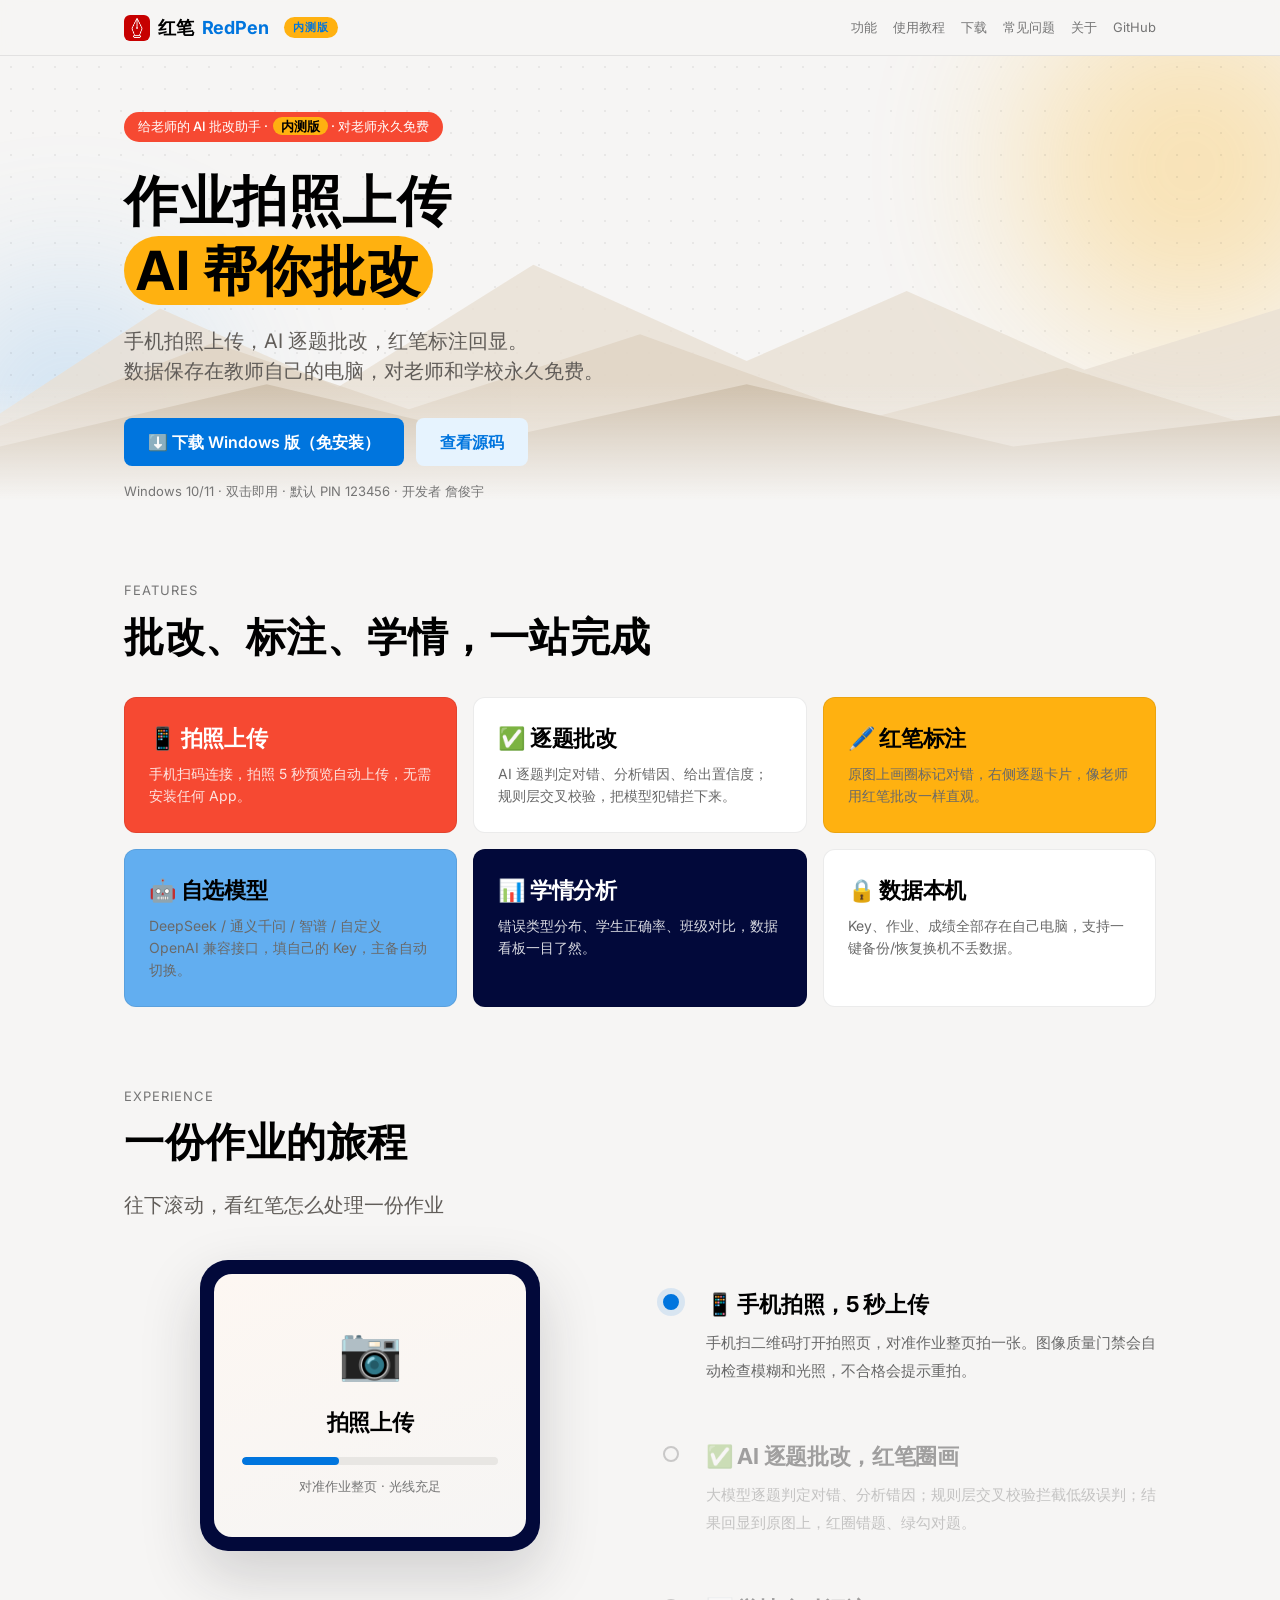
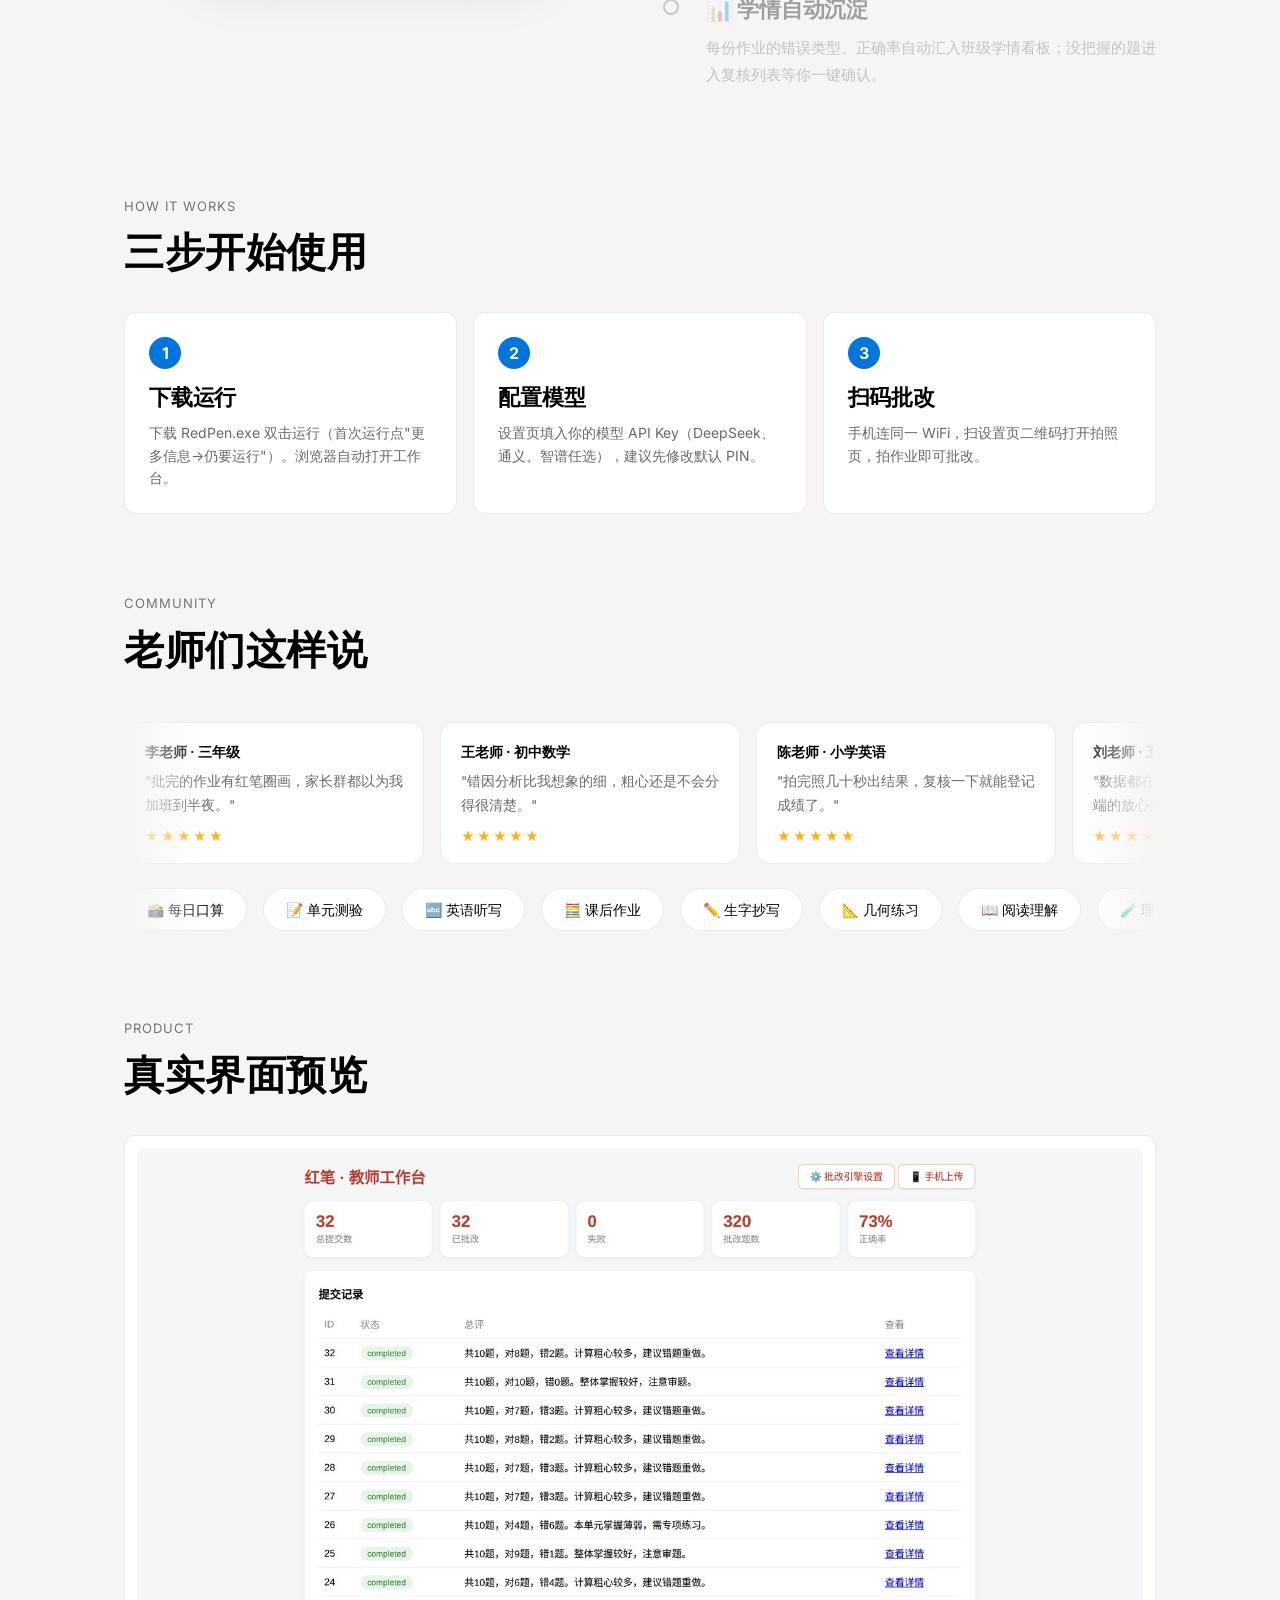
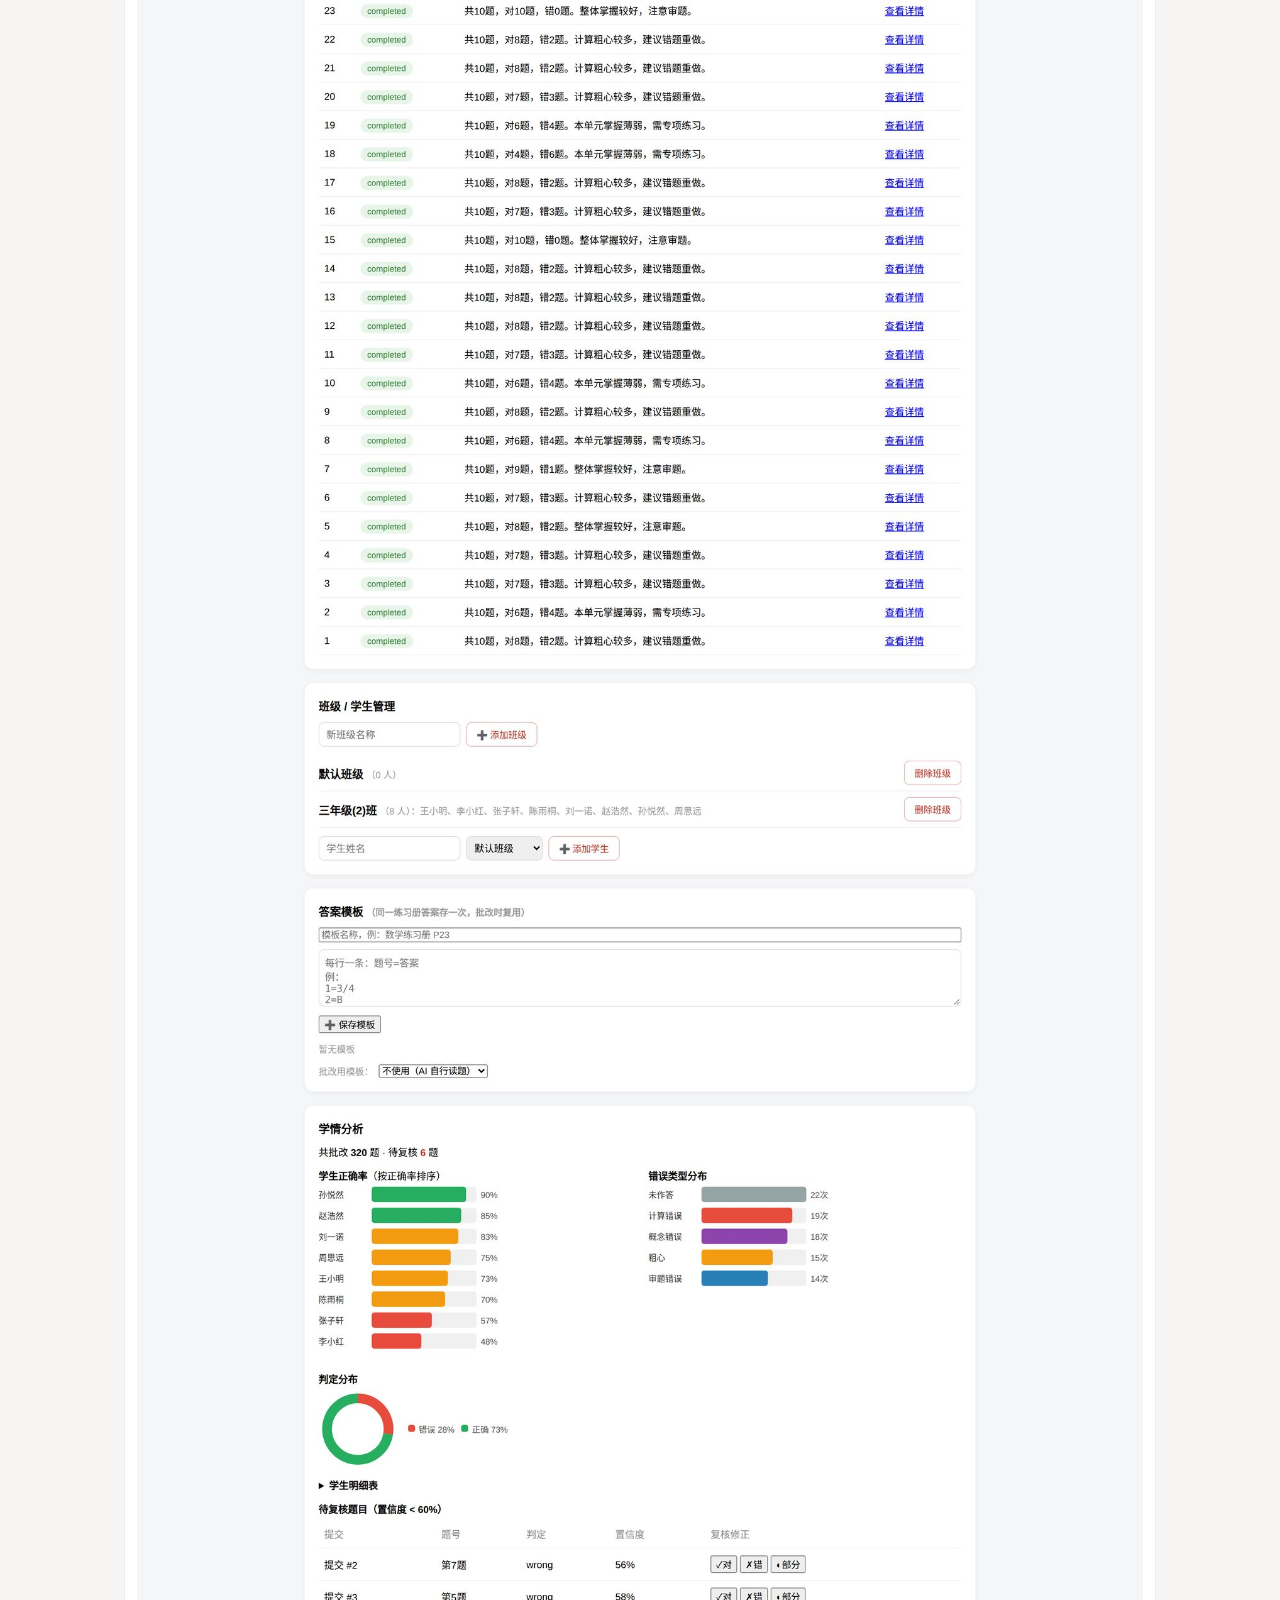
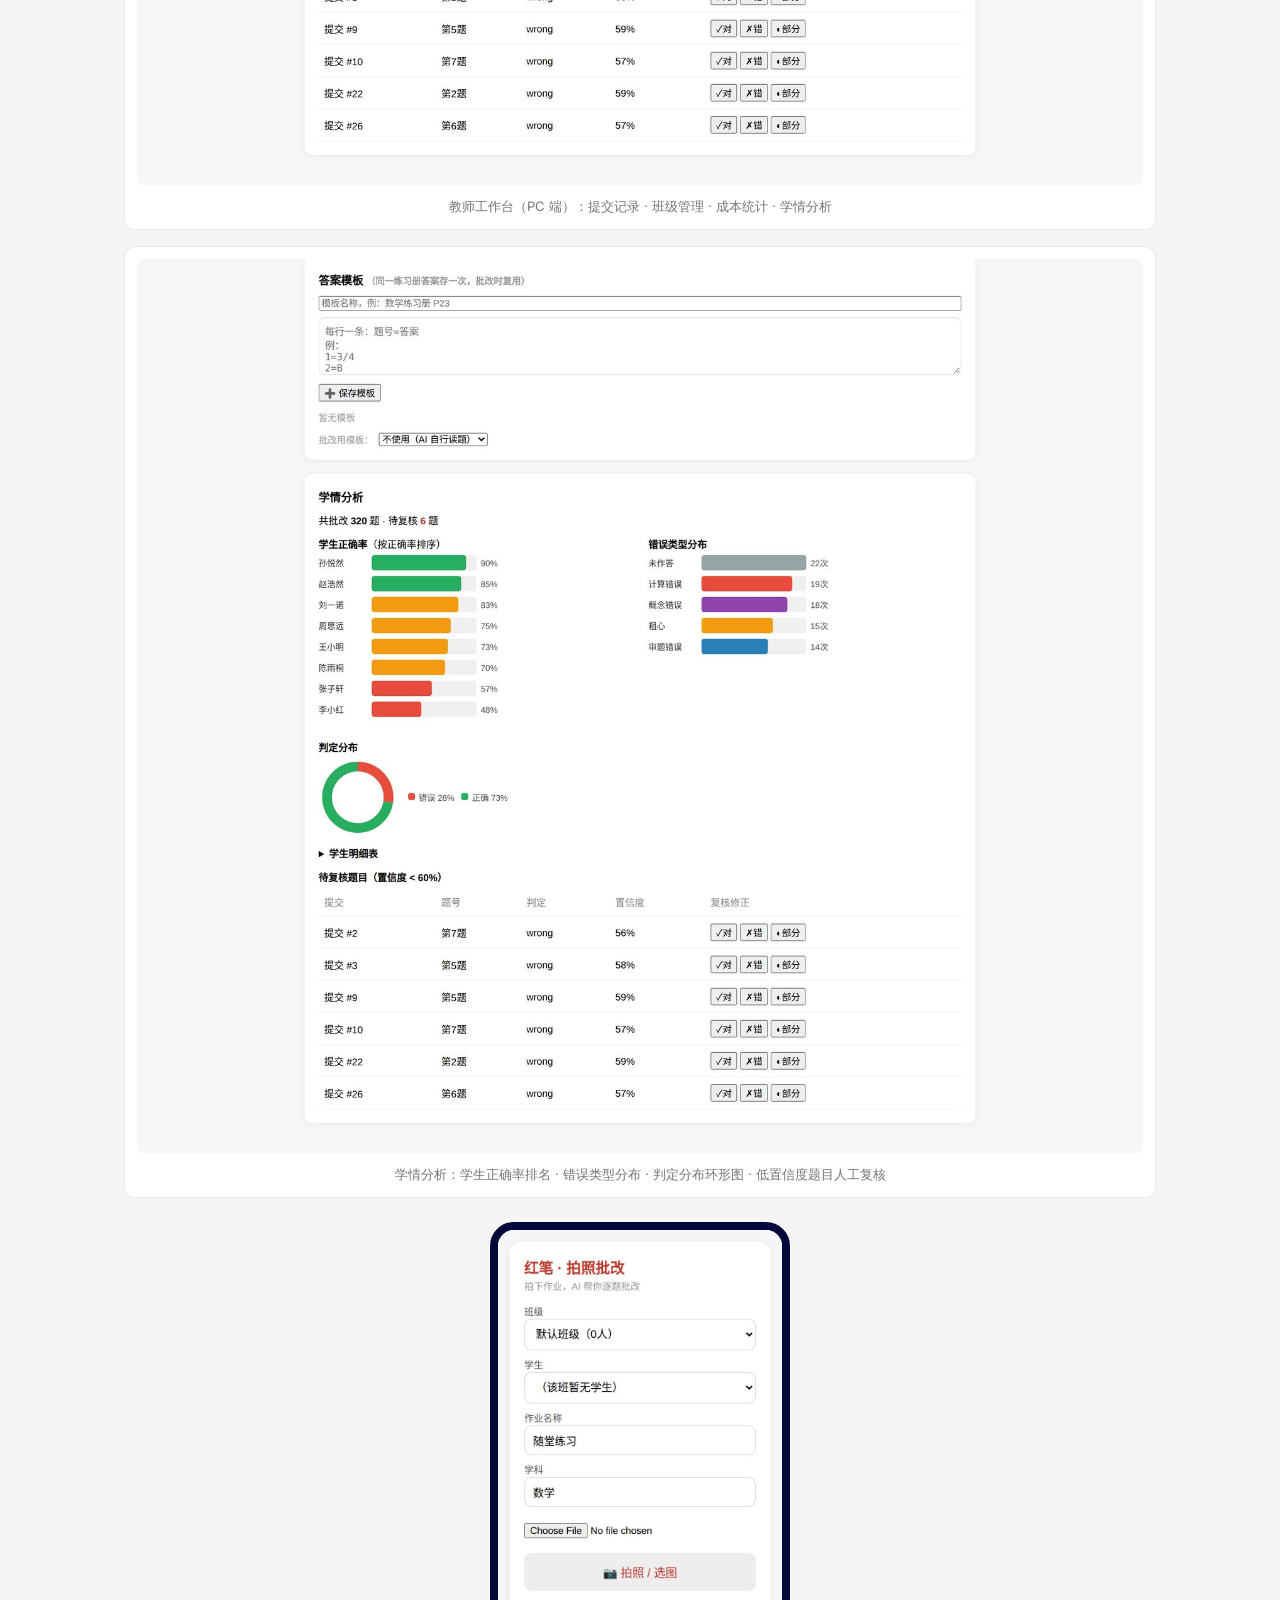
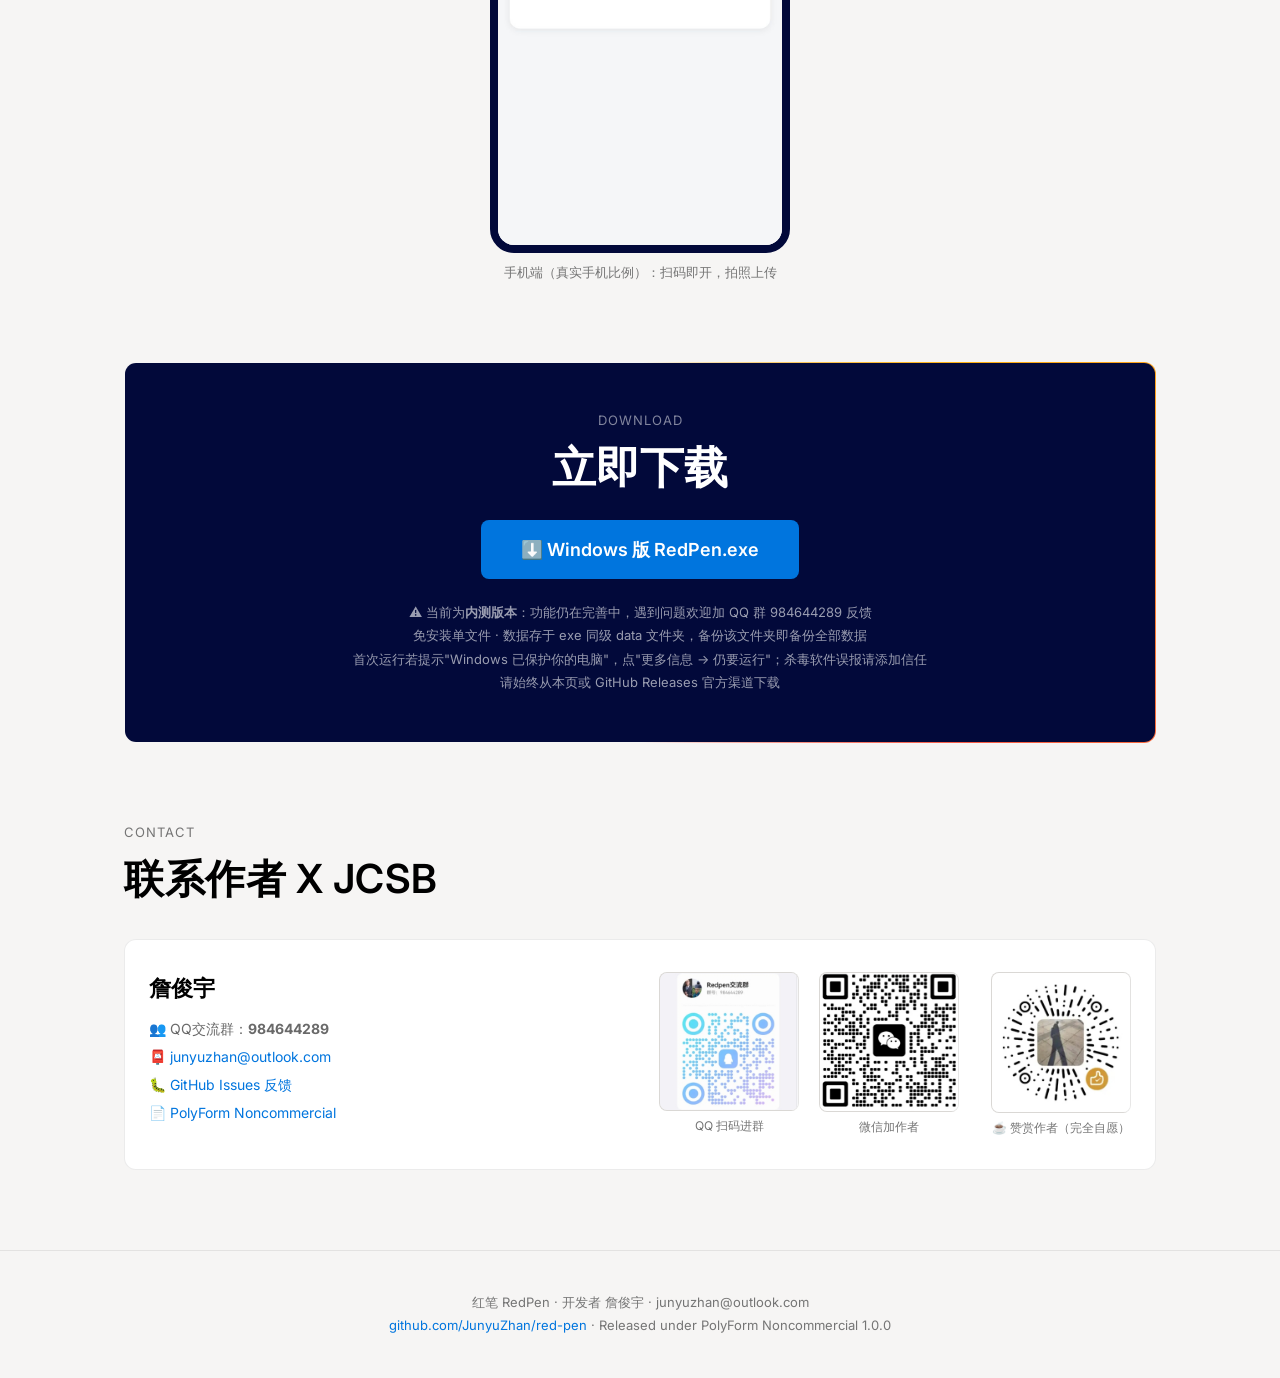
<file: index.html>
<!DOCTYPE html>
<html lang="zh-CN">
<head>
<meta charset="UTF-8">
<meta name="viewport" content="width=device-width, initial-scale=1.0">
<title>红笔 RedPen · 教师作业 AI 批改助手</title>
<meta property="og:title" content="红笔 RedPen — 手机拍照上传，AI 帮你批改作业">
<meta property="og:description" content="老师永久免费的AI作业批改助手：手机拍照上传，AI逐题批改、红笔标注、学情分析，数据只存老师自己电脑。开发者詹俊宇。">
<meta property="og:type" content="website">
<meta property="og:url" content="https://redpen.zhanjunyu.com/">
<meta property="og:image" content="https://redpen.zhanjunyu.com/images/brand/logo_square.png">
<meta name="twitter:card" content="summary">
<meta name="twitter:title" content="红笔 RedPen — 手机拍照上传，AI 帮你批改作业">
<meta name="twitter:description" content="老师永久免费的AI作业批改助手：手机拍照上传，AI逐题批改、红笔标注、学情分析，数据只存老师自己电脑。开发者詹俊宇。">
<meta name="twitter:image" content="https://redpen.zhanjunyu.com/images/brand/logo_square.png">
<meta name="description" content="手机拍照上传作业，AI 逐题批改，红笔标注回显，学情分析看板。对老师永久免费。">
<link rel="icon" type="image/png" href="images/brand/favicon_64.png">
<link rel="apple-touch-icon" href="images/brand/logo_square.png">
<link rel="preconnect" href="https://fonts.googleapis.com">
<link href="https://fonts.googleapis.com/css2?family=Inter:wght@400;500;600;700&display=swap" rel="stylesheet">
<link rel="stylesheet" href="assets/style.css?v=12">
</head>
<body>
<nav>
  <div class="nav-inner">
    <a class="logo" href="#" style="display:inline-flex;align-items:center;gap:8px"><img src="images/brand/logo_48.png" alt="红笔logo" style="width:26px;height:26px;border-radius:6px">红笔 <span>RedPen</span><span class="beta-tag">内测版</span></a>
    <div class="nav-links">
      <a href="#features">功能</a><a href="guide.html">使用教程</a><a href="download.html">下载</a><a href="faq.html">常见问题</a><a href="about.html">关于</a>
      <a href="https://github.com/JunyuZhan/red-pen" target="_blank">GitHub</a>
    </div>
  </div>
</nav>

<div class="wrap">
<section id="hero">
<div class="hero-bg" aria-hidden="true">
  <div class="blob b1" data-parallax="0.35"></div>
  <div class="blob b2" data-parallax="0.18"></div>
  <div class="dotgrid" data-parallax="0.08"></div>
  <svg class="mtn m1" data-parallax="0.28" viewBox="0 0 1440 320" preserveAspectRatio="none" style="position:absolute;bottom:0;left:0;width:100%;height:280px;opacity:.8"><path fill="#e9e0d4" d="M0 320V220l180-120 200 90 220-140 240 110 180-80 200 90 220-70v240z"/></svg>
  <svg class="mtn m2" data-parallax="0.16" viewBox="0 0 1440 240" preserveAspectRatio="none" style="position:absolute;bottom:0;left:0;width:100%;height:200px;opacity:.7"><path fill="#ded1c0" d="M0 240V150l240-100 220 80 260-90 260 100 220-60 240 80v80z"/></svg>
  <svg class="mtn m3" data-parallax="0.06" viewBox="0 0 1440 180" preserveAspectRatio="none" style="position:absolute;bottom:0;left:0;width:100%;height:140px"><path fill="#cfc0ac" d="M0 180V110l300-80 260 70 280-70 300 80 300-40v130z"/></svg>
</div>
  <div class="hero-fg" data-parallax="-0.12" style="position:relative;z-index:2">
  <div class="pill">给老师的 AI 批改助手 · <b>内测版</b> · 对老师永久免费</div>
  <h1 class="display">作业拍照上传<br><span class="hl">AI 帮你批改</span></h1>
  <p class="sub">手机拍照上传，AI 逐题批改，红笔标注回显。<br>数据保存在教师自己的电脑，对老师和学校永久免费。</p>
  <div class="cta-row">
    <a class="btn btn-primary" href="https://github.com/JunyuZhan/red-pen/releases/latest" target="_blank">⬇️ 下载 Windows 版（免安装）</a>
    <a class="btn btn-ghost" href="https://github.com/JunyuZhan/red-pen" target="_blank">查看源码</a>
  </div>
  <p class="hero-meta">Windows 10/11 · 双击即用 · <span class="hm-br"></span>默认 PIN 123456 · 开发者 詹俊宇</p>
  </div>
</section>

<section id="features">
  <div class="kicker">Features</div>
  <h2 class="heading">批改、标注、学情，一站完成</h2>
  <div class="grid" style="margin-top:32px">
    <div class="card c-coral accent"><h3>📱 拍照上传</h3><p>手机扫码连接，拍照 5 秒预览自动上传，无需安装任何 App。</p></div>
    <div class="card"><h3>✅ 逐题批改</h3><p>AI 逐题判定对错、分析错因、给出置信度；规则层交叉校验，把模型犯错拦下来。</p></div>
    <div class="card c-marigold"><h3>🖊️ 红笔标注</h3><p>原图上画圈标记对错，右侧逐题卡片，像老师用红笔批改一样直观。</p></div>
    <div class="card c-sky"><h3>🤖 自选模型</h3><p>DeepSeek / 通义千问 / 智谱 / 自定义 OpenAI 兼容接口，填自己的 Key，主备自动切换。</p></div>
    <div class="card c-midnight accent"><h3>📊 学情分析</h3><p>错误类型分布、学生正确率、班级对比，数据看板一目了然。</p></div>
    <div class="card"><h3>🔒 数据本机</h3><p>Key、作业、成绩全部存在自己电脑，支持一键备份/恢复换机不丢数据。</p></div>
  </div>
</section>


<section id="story">
  <div class="kicker">Experience</div>
  <h2 class="heading">一份作业的旅程</h2>
  <p class="sub">往下滚动，看红笔怎么处理一份作业</p>
  <div class="story-grid">
    <div class="story-visual">
      <div class="story-phone">
        <div class="story-panel p1 active">
          <div class="sp-emoji">📷</div>
          <div class="sp-title">拍照上传</div>
          <div class="sp-bar"><i style="width:38%"></i></div>
          <div class="sp-note">对准作业整页 · 光线充足</div>
        </div>
        <div class="story-panel p2">
          <div class="sp-emoji">✅</div>
          <div class="sp-title">AI 逐题批改</div>
          <div class="sp-bar"><i style="width:82%"></i></div>
          <div class="sp-note">判定对错 · 错因分析 · 红笔圈画</div>
        </div>
        <div class="story-panel p3">
          <div class="sp-emoji">📊</div>
          <div class="sp-title">学情沉淀</div>
          <div class="sp-bar"><i style="width:100%"></i></div>
          <div class="sp-note">错题归档 · 正确率趋势 · 复核提醒</div>
        </div>
      </div>
    </div>
    <div class="story-steps">
      <div class="story-step" data-panel="1">
        <span class="story-dot"></span>
        <h3>📱 手机拍照，5 秒上传</h3>
        <p>手机扫二维码打开拍照页，对准作业整页拍一张。图像质量门禁会自动检查模糊和光照，不合格会提示重拍。</p>
      </div>
      <div class="story-step" data-panel="2">
        <span class="story-dot"></span>
        <h3>✅ AI 逐题批改，红笔圈画</h3>
        <p>大模型逐题判定对错、分析错因；规则层交叉校验拦截低级误判；结果回显到原图上，红圈错题、绿勾对题。</p>
      </div>
      <div class="story-step" data-panel="3">
        <span class="story-dot"></span>
        <h3>📊 学情自动沉淀</h3>
        <p>每份作业的错误类型、正确率自动汇入班级学情看板；没把握的题进入复核列表等你一键确认。</p>
      </div>
    </div>
  </div>
</section>

<section id="how">
  <div class="kicker">How it works</div>
  <h2 class="heading">三步开始使用</h2>
  <div class="steps">
    <div class="card"><span class="step-num">1</span><h3>下载运行</h3><p>下载 RedPen.exe 双击运行（首次运行点"更多信息→仍要运行"）。浏览器自动打开工作台。</p></div>
    <div class="card"><span class="step-num">2</span><h3>配置模型</h3><p>设置页填入你的模型 API Key（DeepSeek、通义、智谱任选），建议先修改默认 PIN。</p></div>
    <div class="card"><span class="step-num">3</span><h3>扫码批改</h3><p>手机连同一 WiFi，扫设置页二维码打开拍照页，拍作业即可批改。</p></div>
  </div>
</section>


<section id="marquee">
  <div class="kicker">Community</div>
  <h2 class="heading">老师们这样说</h2>
  <div class="marquee-wrap">
    <div class="mq-row">
      <div class="mq-track">
        <div class="mq-card"><b>李老师 · 三年级</b><p>"批完的作业有红笔圈画，家长群都以为我加班到半夜。"</p><span>★★★★★</span></div>
        <div class="mq-card"><b>王老师 · 初中数学</b><p>"错因分析比我想象的细，粗心还是不会分得很清楚。"</p><span>★★★★★</span></div>
        <div class="mq-card"><b>陈老师 · 小学英语</b><p>"拍完照几十秒出结果，复核一下就能登记成绩了。"</p><span>★★★★★</span></div>
        <div class="mq-card"><b>刘老师 · 五年级</b><p>"数据都在自己电脑里，这点比那些要传云端的放心多了。"</p><span>★★★★★</span></div>
        <div class="mq-card"><b>赵老师 · 四年级</b><p>"免费没有套路，自己填 Key，成本一目了然。"</p><span>★★★★★</span></div>
      </div>
      <div class="mq-track" aria-hidden="true">
        <div class="mq-card"><b>李老师 · 三年级</b><p>"批完的作业有红笔圈画，家长群都以为我加班到半夜。"</p><span>★★★★★</span></div>
        <div class="mq-card"><b>王老师 · 初中数学</b><p>"错因分析比我想象的细，粗心还是不会分得很清楚。"</p><span>★★★★★</span></div>
        <div class="mq-card"><b>陈老师 · 小学英语</b><p>"拍完照几十秒出结果，复核一下就能登记成绩了。"</p><span>★★★★★</span></div>
        <div class="mq-card"><b>刘老师 · 五年级</b><p>"数据都在自己电脑里，这点比那些要传云端的放心多了。"</p><span>★★★★★</span></div>
        <div class="mq-card"><b>赵老师 · 四年级</b><p>"免费没有套路，自己填 Key，成本一目了然。"</p><span>★★★★★</span></div>
      </div>
    </div>
    <div class="mq-row mq-reverse">
      <div class="mq-track">
        <span class="mq-tag">📸 每日口算</span><span class="mq-tag">📝 单元测验</span><span class="mq-tag">🔤 英语听写</span><span class="mq-tag">🧮 课后作业</span><span class="mq-tag">✏️ 生字抄写</span><span class="mq-tag">📐 几何练习</span><span class="mq-tag">📖 阅读理解</span><span class="mq-tag">🧪 理化小测</span>
      </div>
      <div class="mq-track" aria-hidden="true">
        <span class="mq-tag">📸 每日口算</span><span class="mq-tag">📝 单元测验</span><span class="mq-tag">🔤 英语听写</span><span class="mq-tag">🧮 课后作业</span><span class="mq-tag">✏️ 生字抄写</span><span class="mq-tag">📐 几何练习</span><span class="mq-tag">📖 阅读理解</span><span class="mq-tag">🧪 理化小测</span>
      </div>
    </div>
  </div>
</section>

<section id="screenshots">
  <div class="kicker">Product</div>
  <h2 class="heading">真实界面预览</h2>
  <div class="card" style="margin-top:32px;padding:12px">
    <img loading="lazy" class="shimmer-img" src="images/site_workbench.jpg" onload="this.classList.remove('shimmer-img')" width="1600" height="3560" alt="教师工作台" style="width:100%;height:auto;border-radius:8px;display:block">
    <p style="text-align:center;font-size:13px;color:var(--stone);margin-top:10px">教师工作台（PC 端）：提交记录 · 班级管理 · 成本统计 · 学情分析</p>
  </div>
  <div class="card" style="margin-top:16px;padding:12px">
    <img loading="lazy" class="shimmer-img" src="images/analytics.jpg" onload="this.classList.remove('shimmer-img')" width="1600" height="1424" alt="学情分析" style="width:100%;height:auto;border-radius:8px;display:block">
    <p style="text-align:center;font-size:13px;color:var(--stone);margin-top:10px">学情分析：学生正确率排名 · 错误类型分布 · 判定分布环形图 · 低置信度题目人工复核</p>
  </div>
  <div style="display:flex;justify-content:center;margin-top:24px">
    <figure style="margin:0;max-width:300px;text-align:center">
      <div style="border:8px solid var(--midnight);border-radius:24px;overflow:hidden;background:var(--midnight)">
        <img loading="lazy" class="shimmer-img" src="images/site_mobile.jpg" onload="this.classList.remove('shimmer-img')" width="780" height="1688" alt="手机拍照页" style="width:100%;height:auto;display:block">
      </div>
      <figcaption style="font-size:13px;color:var(--stone);margin-top:10px">手机端（真实手机比例）：扫码即开，拍照上传</figcaption>
    </figure>
  </div>
</section>

<section id="download">
  <div class="dl-card" id="download-card">
    <div class="kicker" style="color:rgba(255,255,255,0.5)">Download</div>
    <h2>立即下载</h2>
    <a class="btn btn-primary shimmer-btn" href="https://github.com/JunyuZhan/red-pen/releases/latest" target="_blank">⬇️ Windows 版 RedPen.exe</a>
    <p class="dl-note">⚠️ 当前为<b>内测版本</b>：功能仍在完善中，遇到问题欢迎加 QQ 群 984644289 反馈<br>免安装单文件 · 数据存于 exe 同级 data 文件夹，备份该文件夹即备份全部数据<br>
    首次运行若提示"Windows 已保护你的电脑"，点"更多信息 → 仍要运行"；杀毒软件误报请添加信任<br>
    请始终从本页或 GitHub Releases 官方渠道下载</p>
  </div>
</section>

<section id="contact">
  <div class="kicker">Contact</div>
  <h2 class="heading">联系作者 · 加入社区</h2>
  <div class="card" style="margin-top:32px;padding:32px 24px">
    <div style="display:flex;flex-wrap:wrap;align-items:flex-start;justify-content:space-around;gap:32px">
      <div style="min-width:220px;flex:1">
        <h3 style="font-size:22px;font-weight:700;margin-bottom:10px">詹俊宇</h3>
        <p style="font-size:14px;color:var(--slate);line-height:2">
          👥 QQ交流群：<b>984644289</b><br>
          📮 <a href="mailto:junyuzhan@outlook.com" style="color:var(--notion-blue)">junyuzhan@outlook.com</a><br>
          🐛 <a href="https://github.com/JunyuZhan/red-pen/issues" target="_blank" style="color:var(--notion-blue)">GitHub Issues 反馈</a><br>
          📄 <a href="https://github.com/JunyuZhan/red-pen/blob/main/LICENSE" target="_blank" style="color:var(--notion-blue)">PolyForm Noncommercial</a>
        </p>
      </div>
      <div style="display:flex;gap:20px;flex-wrap:wrap;justify-content:center">
        <figure style="margin:0;text-align:center">
          <img loading="lazy" class="shimmer-img" src="images/qq_group_qr.png" width="364" height="362" alt="QQ交流群二维码" style="width:140px;height:auto;border-radius:8px;border:var(--hairline);display:block">
          <figcaption style="font-size:12px;color:var(--stone);margin-top:6px">QQ 扫码进群</figcaption>
        </figure>
        <figure style="margin:0;text-align:center">
          <img loading="lazy" class="shimmer-img" src="images/wechat_qr.png" width="352" height="352" alt="微信联系作者" style="width:140px;height:auto;border-radius:8px;border:var(--hairline);display:block">
          <figcaption style="font-size:12px;color:var(--stone);margin-top:6px">微信加作者</figcaption>
        </figure>
      </div>
      <div style="text-align:center">
        <img loading="lazy" class="shimmer-img" src="images/donate_qr.png" width="330" height="332" alt="微信赞赏码" style="width:140px;height:auto;border-radius:8px;border:var(--hairline);display:block;margin:0 auto">
        <figcaption style="font-size:12px;color:var(--stone);margin-top:6px">☕ 赞赏作者（完全自愿）</figcaption>
      </div>
    </div>
  </div>
</section>
</div>

<footer>
  红笔 RedPen · 开发者 詹俊宇 · junyuzhan@outlook.com<br>
  <a href="https://github.com/JunyuZhan/red-pen" target="_blank" style="color:var(--notion-blue)">github.com/JunyuZhan/red-pen</a> · Released under PolyForm Noncommercial 1.0.0
</footer>

<script>
(function(){
  var reduce = window.matchMedia('(prefers-reduced-motion: reduce)').matches;
  // 视差
  if (!reduce) {
    var els = document.querySelectorAll('[data-parallax]');
    window.addEventListener('scroll', function(){
      var y = window.scrollY;
      els.forEach(function(e){ e.style.transform = 'translateY(' + (y * parseFloat(e.dataset.parallax) * -0.4) + 'px)'; });
    }, {passive:true});
  }
  // 聚光（仅精确指针设备）
  if (window.matchMedia('(hover:hover) and (pointer:fine)').matches && !reduce) {
    document.querySelectorAll('.grid .card').forEach(function(c){
      c.addEventListener('mousemove', function(ev){
        var r = c.getBoundingClientRect();
        c.style.setProperty('--mx', (ev.clientX - r.left) + 'px');
        c.style.setProperty('--my', (ev.clientY - r.top) + 'px');
      });
    });
  }
})();
</script>

<script>
(function(){
  if (window.matchMedia('(prefers-reduced-motion: reduce)').matches) return;
  var steps = document.querySelectorAll('#story .story-step');
  var panels = document.querySelectorAll('#story .story-panel');
  if (!steps.length || !('IntersectionObserver' in window)) return;
  var io = new IntersectionObserver(function(entries){
    entries.forEach(function(e){
      if (e.isIntersecting){
        var n = e.target.getAttribute('data-panel');
        steps.forEach(function(x){ x.classList.toggle('active', x === e.target); });
        panels.forEach(function(p){ p.classList.toggle('active', p.classList.contains('p'+n)); });
      }
    });
  }, { rootMargin: '-45% 0px -45% 0px', threshold: 0 });
  steps.forEach(function(x){ io.observe(x); });
})();
</script>


<script>
// 乱码解码 Scramble Text：标题进入视口时从随机字符解码还原
(function(){
  if (window.matchMedia('(prefers-reduced-motion: reduce)').matches) return;
  if (!('IntersectionObserver' in window)) return;
  var pool = 'アイウエオカキクケコサシスセソ0123456789#$%&*+=?ABCDEFGHIJKLMNOPQRSTUVWXYZ';
  function scramble(el){
    var text = el.dataset.text || el.textContent;
    if (el.dataset.done) return;
    el.dataset.text = text;
    el.dataset.done = '1';
    var i = 0, frame = 0;
    var timer = setInterval(function(){
      frame++;
      var out = '';
      for (var k = 0; k < text.length; k++){
        var ch = text[k];
        if (ch === ' ' || ch === '\n') { out += ch; continue; }
        out += (k < i) ? ch : pool[Math.floor(Math.random() * pool.length)];
      }
      el.textContent = out;
      if (frame % 2 === 0) i++;
      if (i > text.length){ clearInterval(timer); el.textContent = text; }
    }, 28);
  }
  var io = new IntersectionObserver(function(entries){
    entries.forEach(function(e){
      if (e.isIntersecting){ scramble(e.target); io.unobserve(e.target); }
    });
  }, { threshold: 0.4 });
  document.querySelectorAll('.heading, #story .sp-title').forEach(function(el){ io.observe(el); });
})();
</script>

</body>
</html>
</file>
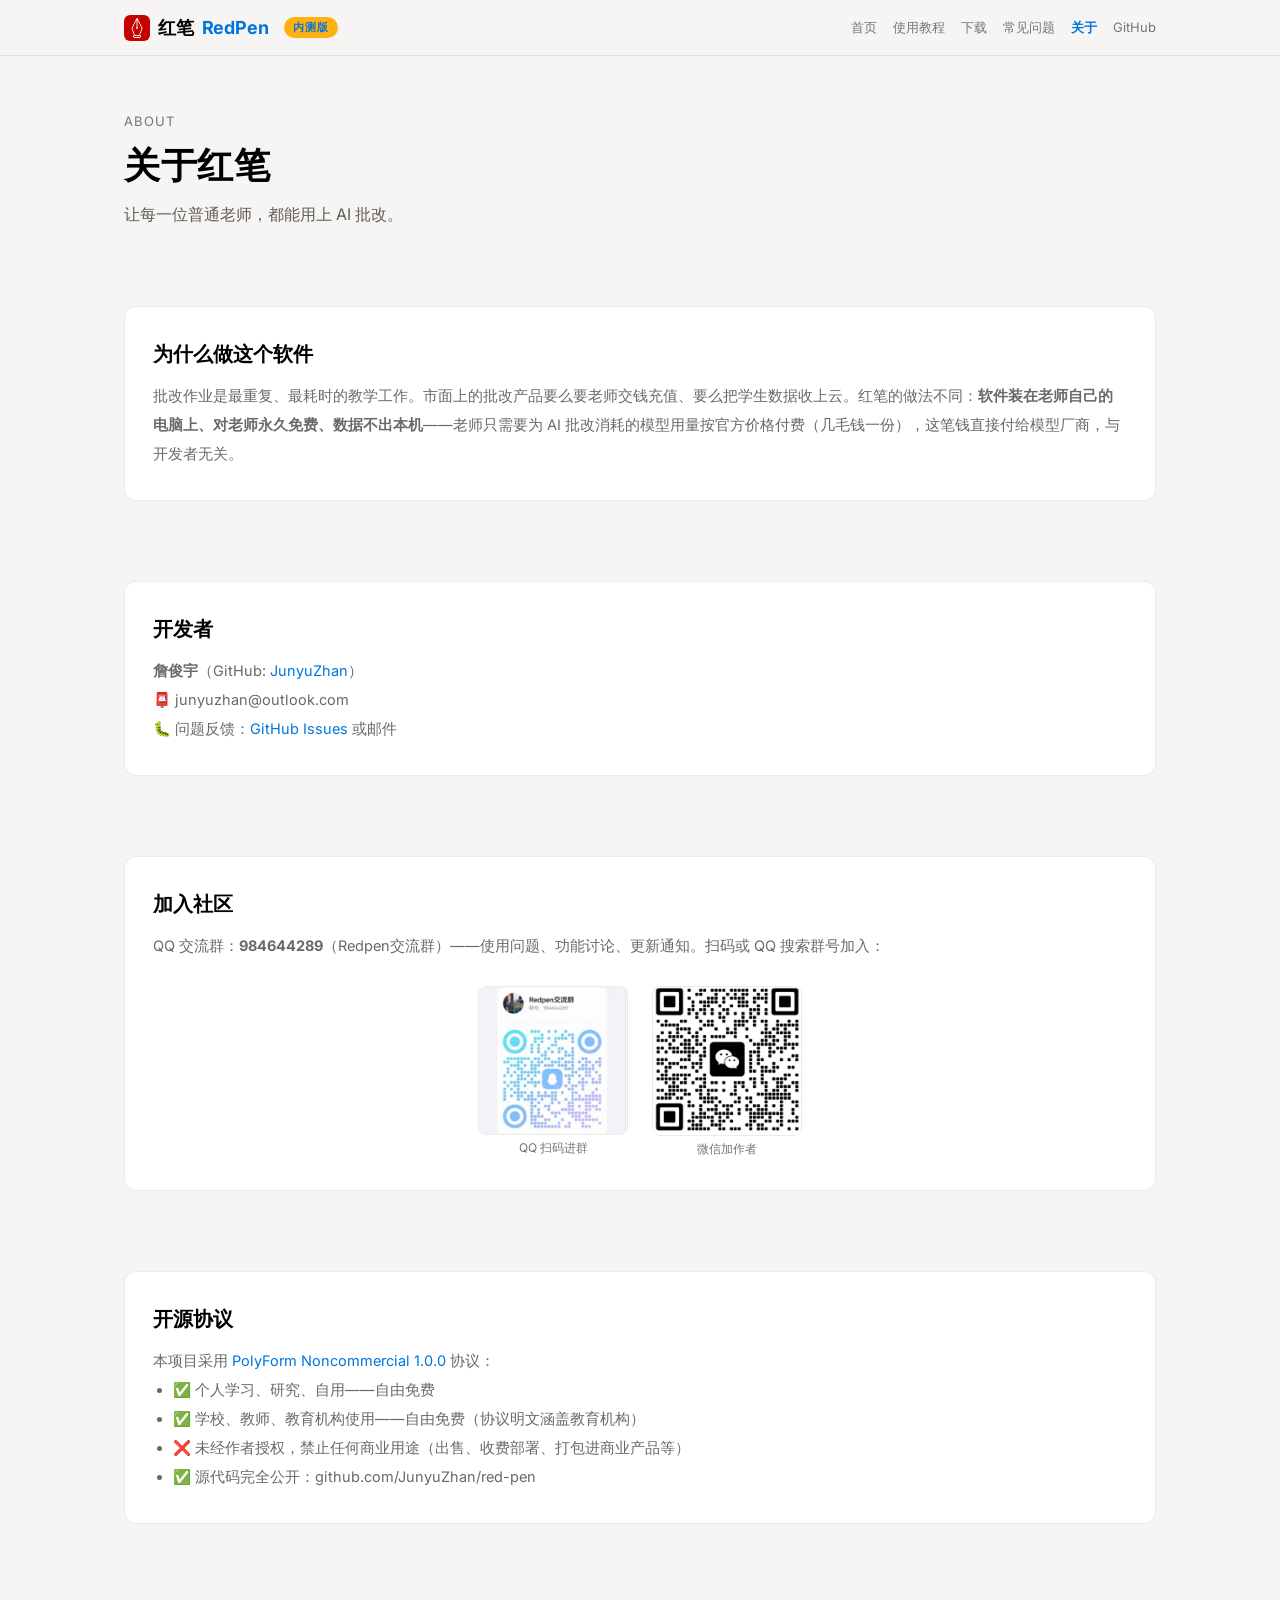
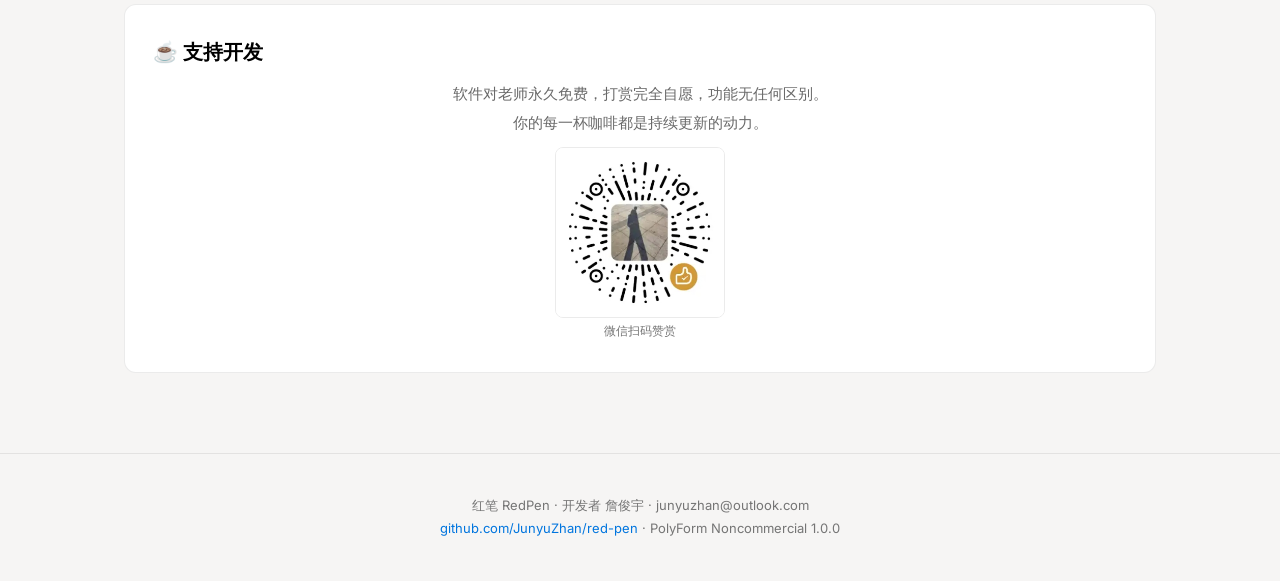
<file: about.html>
<!DOCTYPE html>
<html lang="zh-CN">
<head>
<meta charset="UTF-8">
<meta name="viewport" content="width=device-width, initial-scale=1.0">
<title>关于 · 红笔 RedPen</title>
<meta property="og:title" content="关于 · 红笔 RedPen">
<meta property="og:description" content="红笔 RedPen：让每一位普通老师都能用上AI批改。开发者詹俊宇，开源免费，加入QQ交流群。">
<meta property="og:type" content="website">
<meta property="og:url" content="https://redpen.zhanjunyu.com/about.html">
<meta property="og:image" content="https://redpen.zhanjunyu.com/images/brand/logo_square.png">
<meta name="twitter:card" content="summary">
<meta name="twitter:title" content="关于 · 红笔 RedPen">
<meta name="twitter:description" content="红笔 RedPen：让每一位普通老师都能用上AI批改。开发者詹俊宇，开源免费，加入QQ交流群。">
<meta name="twitter:image" content="https://redpen.zhanjunyu.com/images/brand/logo_square.png">
<meta name="description" content="关于红笔 RedPen：开发者詹俊宇、开源协议、加入社区、支持开发。">
<link rel="icon" type="image/png" href="images/brand/favicon_64.png">
<link href="https://fonts.googleapis.com/css2?family=Inter:wght@400;500;600;700&display=swap" rel="stylesheet">
<link rel="stylesheet" href="assets/style.css?v=12">
<style>
.about-card{background:var(--white);border:var(--hairline);border-radius:12px;padding:32px 28px;margin-top:20px}
.about-card h3{font-size:20px;font-weight:700;margin-bottom:12px}
.about-card p,.about-card li{font-size:14.5px;color:var(--slate);line-height:2}
.about-card ol,.about-card ul{padding-left:20px}
.kbd{background:#f0efee;border:var(--hairline);border-radius:6px;padding:1px 7px;font-size:13px;font-family:monospace}
.qr{width:150px;height:auto;border-radius:8px;border:var(--hairline);display:block;margin:10px auto 4px}
.qr-cap{font-size:12px;color:var(--stone);text-align:center;margin-top:2px}
</style>
</head>
<body>
<nav>
  <div class="nav-inner">
    <a class="logo" href="index.html" style="display:inline-flex;align-items:center;gap:8px"><img src="images/brand/logo_48.png" alt="红笔logo" style="width:26px;height:26px;border-radius:6px">红笔 <span>RedPen</span><span class="beta-tag">内测版</span></a>
    <div class="nav-links">
      <a href="index.html">首页</a><a href="guide.html">使用教程</a><a href="download.html">下载</a><a href="faq.html">常见问题</a><a href="about.html" style="color:var(--notion-blue);font-weight:600">关于</a>
      <a href="https://github.com/JunyuZhan/red-pen" target="_blank">GitHub</a>
    </div>
  </div>
</nav>

<div class="wrap">
<section style="margin-top:56px">
  <div class="kicker">About</div>
  <h2 class="heading" style="font-size:36px">关于红笔</h2>
  <p class="sub" style="font-size:16px;margin-top:12px">让每一位普通老师，都能用上 AI 批改。</p>
</section>

<section>
  <div class="about-card">
    <h3>为什么做这个软件</h3>
    <p>批改作业是最重复、最耗时的教学工作。市面上的批改产品要么要老师交钱充值、要么把学生数据收上云。红笔的做法不同：<b>软件装在老师自己的电脑上、对老师永久免费、数据不出本机</b>——老师只需要为 AI 批改消耗的模型用量按官方价格付费（几毛钱一份），这笔钱直接付给模型厂商，与开发者无关。</p>
  </div>
</section>

<section>
  <div class="about-card">
    <h3>开发者</h3>
    <p>
      <b>詹俊宇</b>（GitHub: <a href="https://github.com/JunyuZhan" target="_blank" style="color:var(--notion-blue)">JunyuZhan</a>）<br>
      📮 junyuzhan@outlook.com<br>
      🐛 问题反馈：<a href="https://github.com/JunyuZhan/red-pen/issues" target="_blank" style="color:var(--notion-blue)">GitHub Issues</a> 或邮件
    </p>
  </div>
</section>

<section>
  <div class="about-card">
    <h3>加入社区</h3>
    <p>QQ 交流群：<b>984644289</b>（Redpen交流群）——使用问题、功能讨论、更新通知。扫码或 QQ 搜索群号加入：</p>
    <div style="display:flex;gap:24px;flex-wrap:wrap;justify-content:center;margin-top:16px">
      <div><img class="qr" loading="lazy" src="images/qq_group_qr.png" width="364" height="362" alt="QQ交流群二维码"><div class="qr-cap">QQ 扫码进群</div></div>
      <div><img class="qr" loading="lazy" src="images/wechat_qr.png" width="352" height="352" alt="微信联系作者"><div class="qr-cap">微信加作者</div></div>
    </div>
  </div>
</section>

<section>
  <div class="about-card">
    <h3>开源协议</h3>
    <p>本项目采用 <a href="https://polyformproject.org/licenses/noncommercial/1.0.0" target="_blank" style="color:var(--notion-blue)">PolyForm Noncommercial 1.0.0</a> 协议：</p>
    <ul>
      <li>✅ 个人学习、研究、自用——自由免费</li>
      <li>✅ 学校、教师、教育机构使用——自由免费（协议明文涵盖教育机构）</li>
      <li>❌ 未经作者授权，禁止任何商业用途（出售、收费部署、打包进商业产品等）</li>
      <li>✅ 源代码完全公开：github.com/JunyuZhan/red-pen</li>
    </ul>
  </div>
</section>

<section>
  <div class="about-card">
    <h3>☕ 支持开发</h3>
    <p style="text-align:center">软件对老师永久免费，打赏完全自愿，功能无任何区别。<br>你的每一杯咖啡都是持续更新的动力。</p>
    <img class="qr" loading="lazy" src="images/donate_qr.png" width="330" height="332" alt="微信赞赏码" style="width:170px">
    <div class="qr-cap">微信扫码赞赏</div>
  </div>
</section>
</div>

<footer>
  红笔 RedPen · 开发者 詹俊宇 · junyuzhan@outlook.com<br>
  <a href="https://github.com/JunyuZhan/red-pen" target="_blank" style="color:var(--notion-blue)">github.com/JunyuZhan/red-pen</a> · PolyForm Noncommercial 1.0.0
</footer>
</body>
</html>
</file>
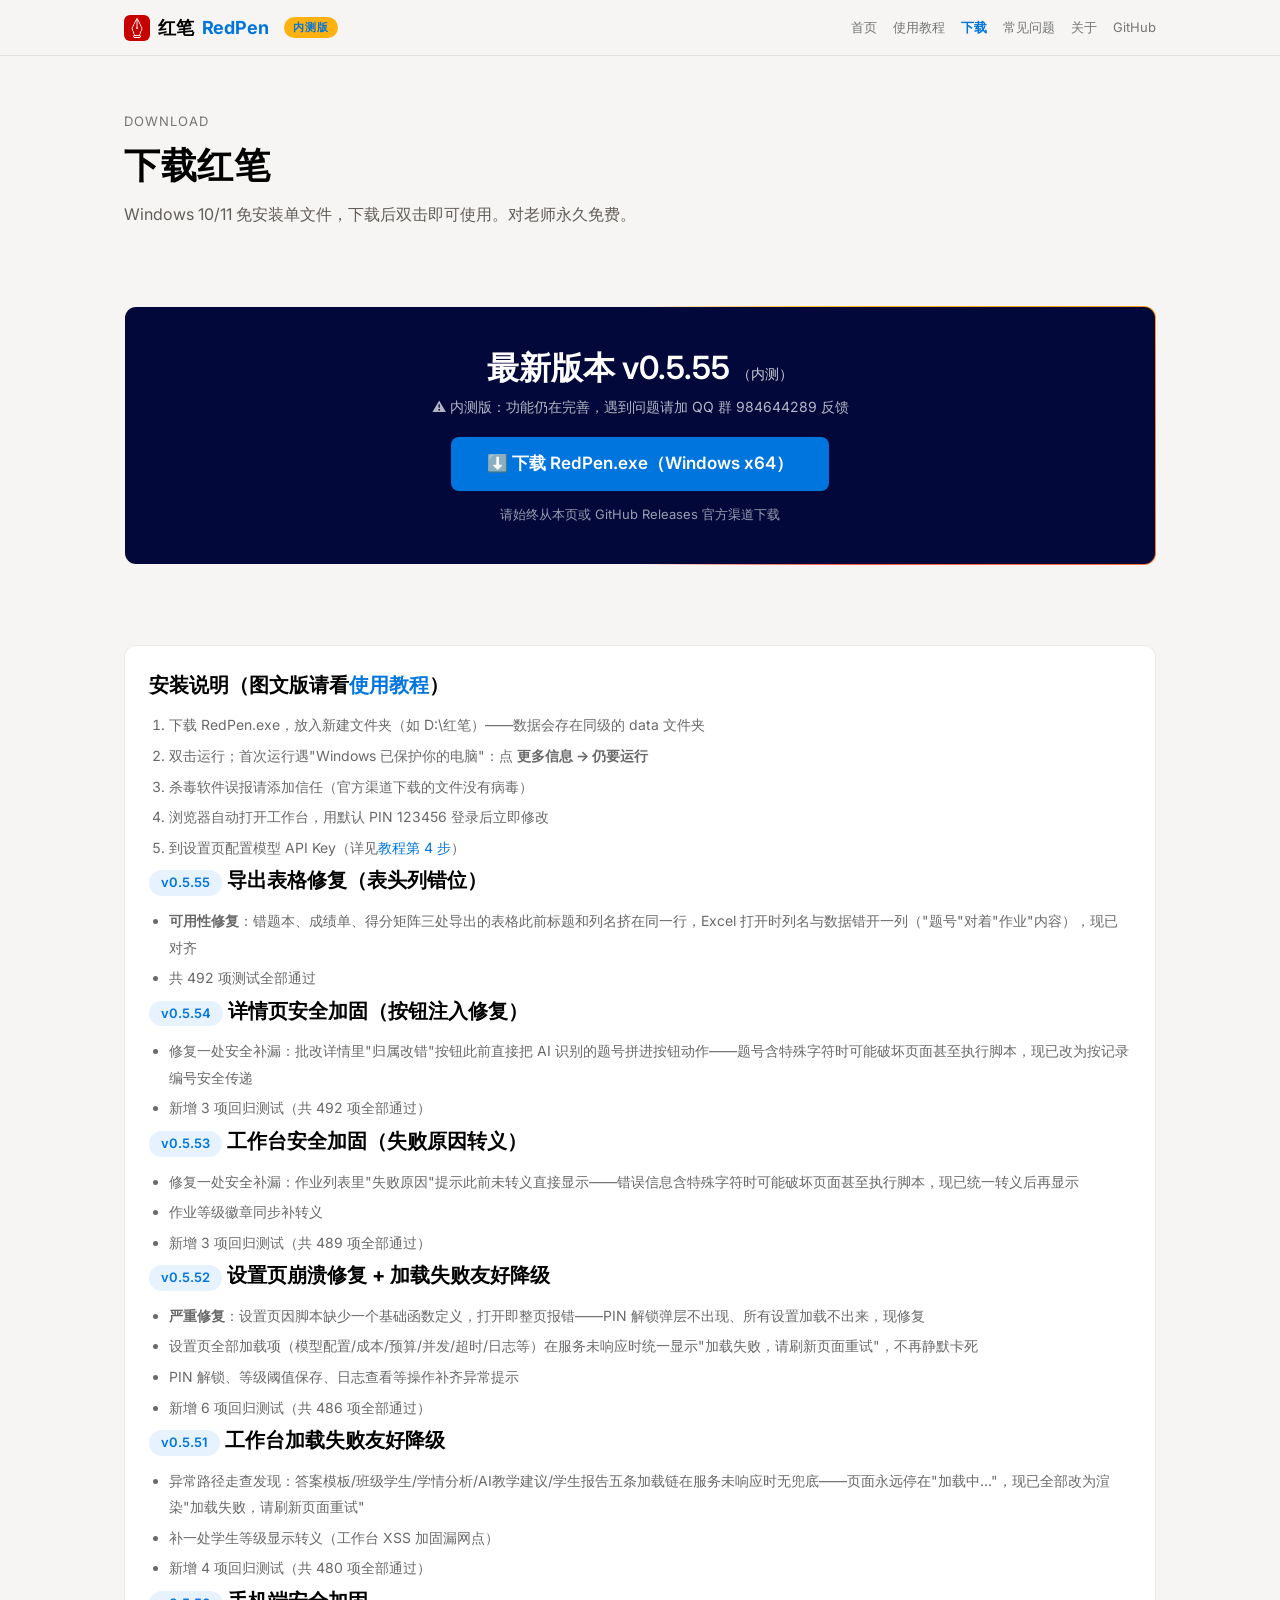
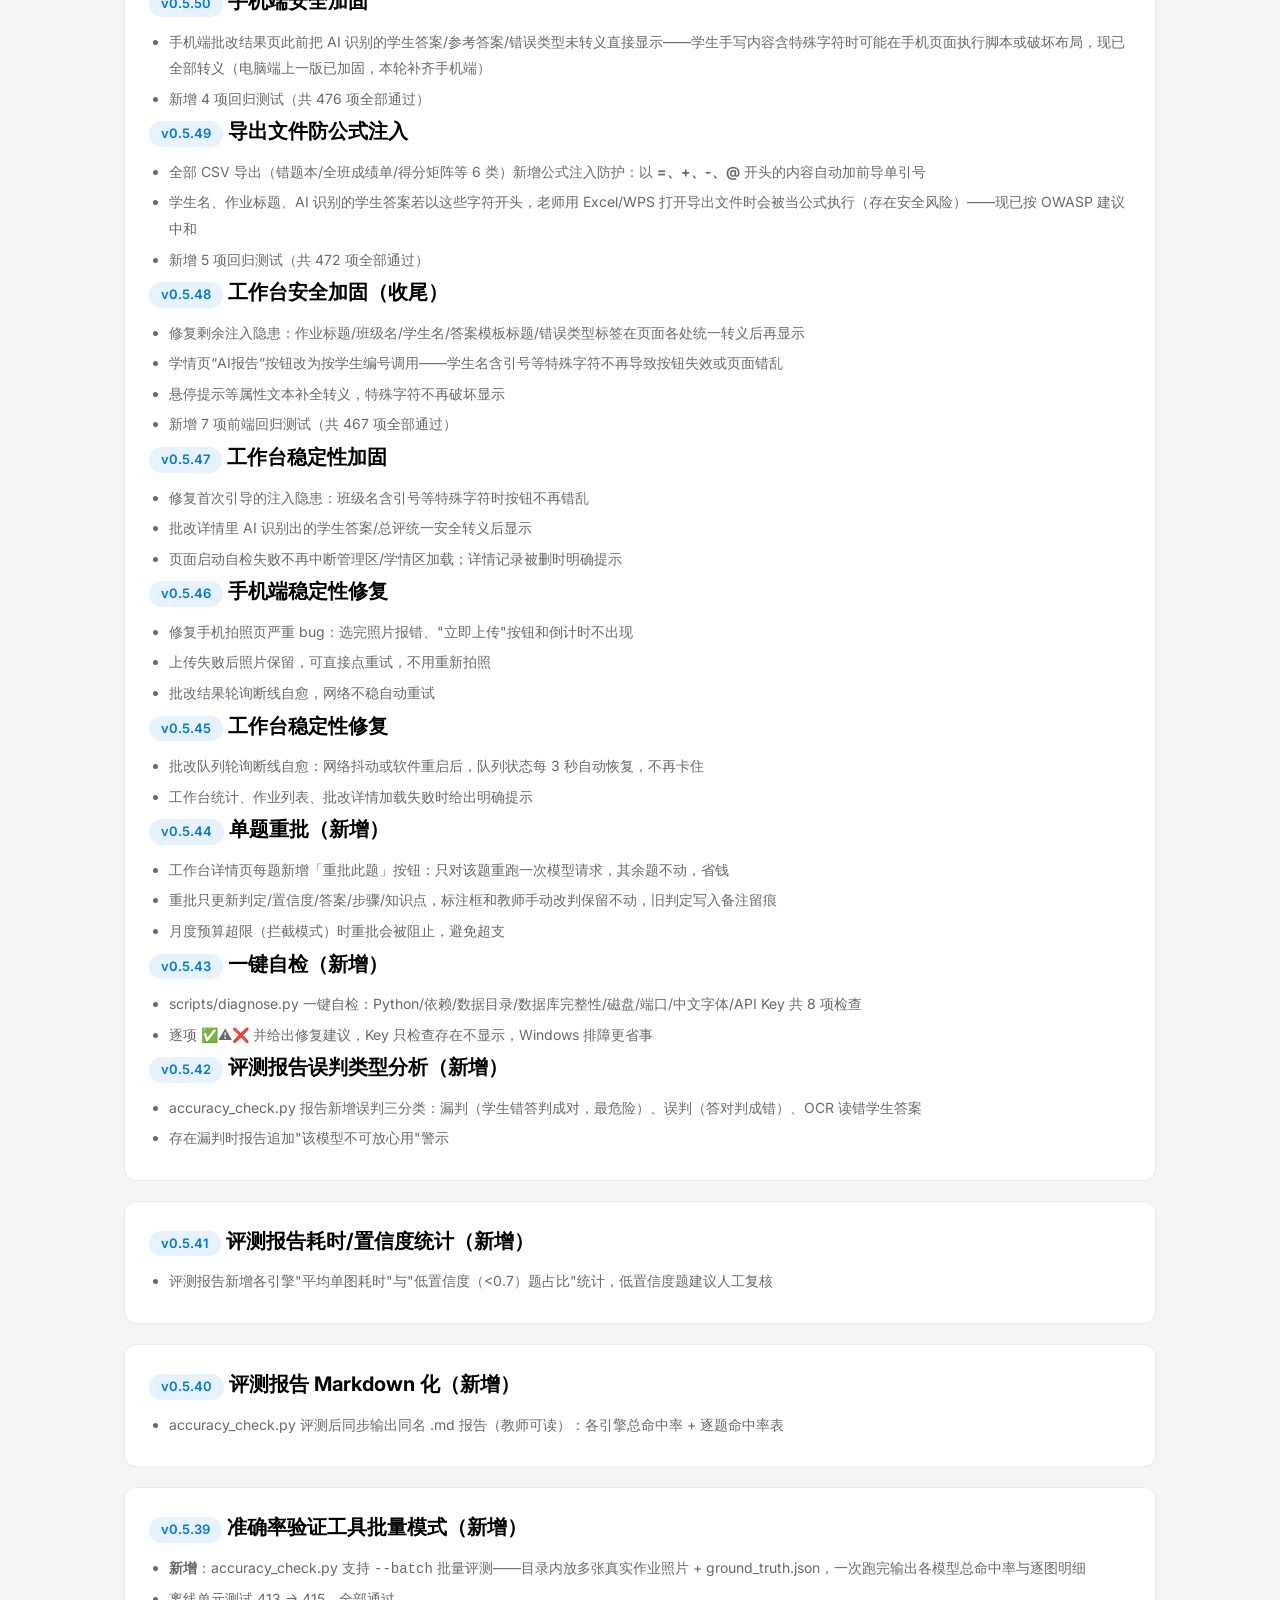
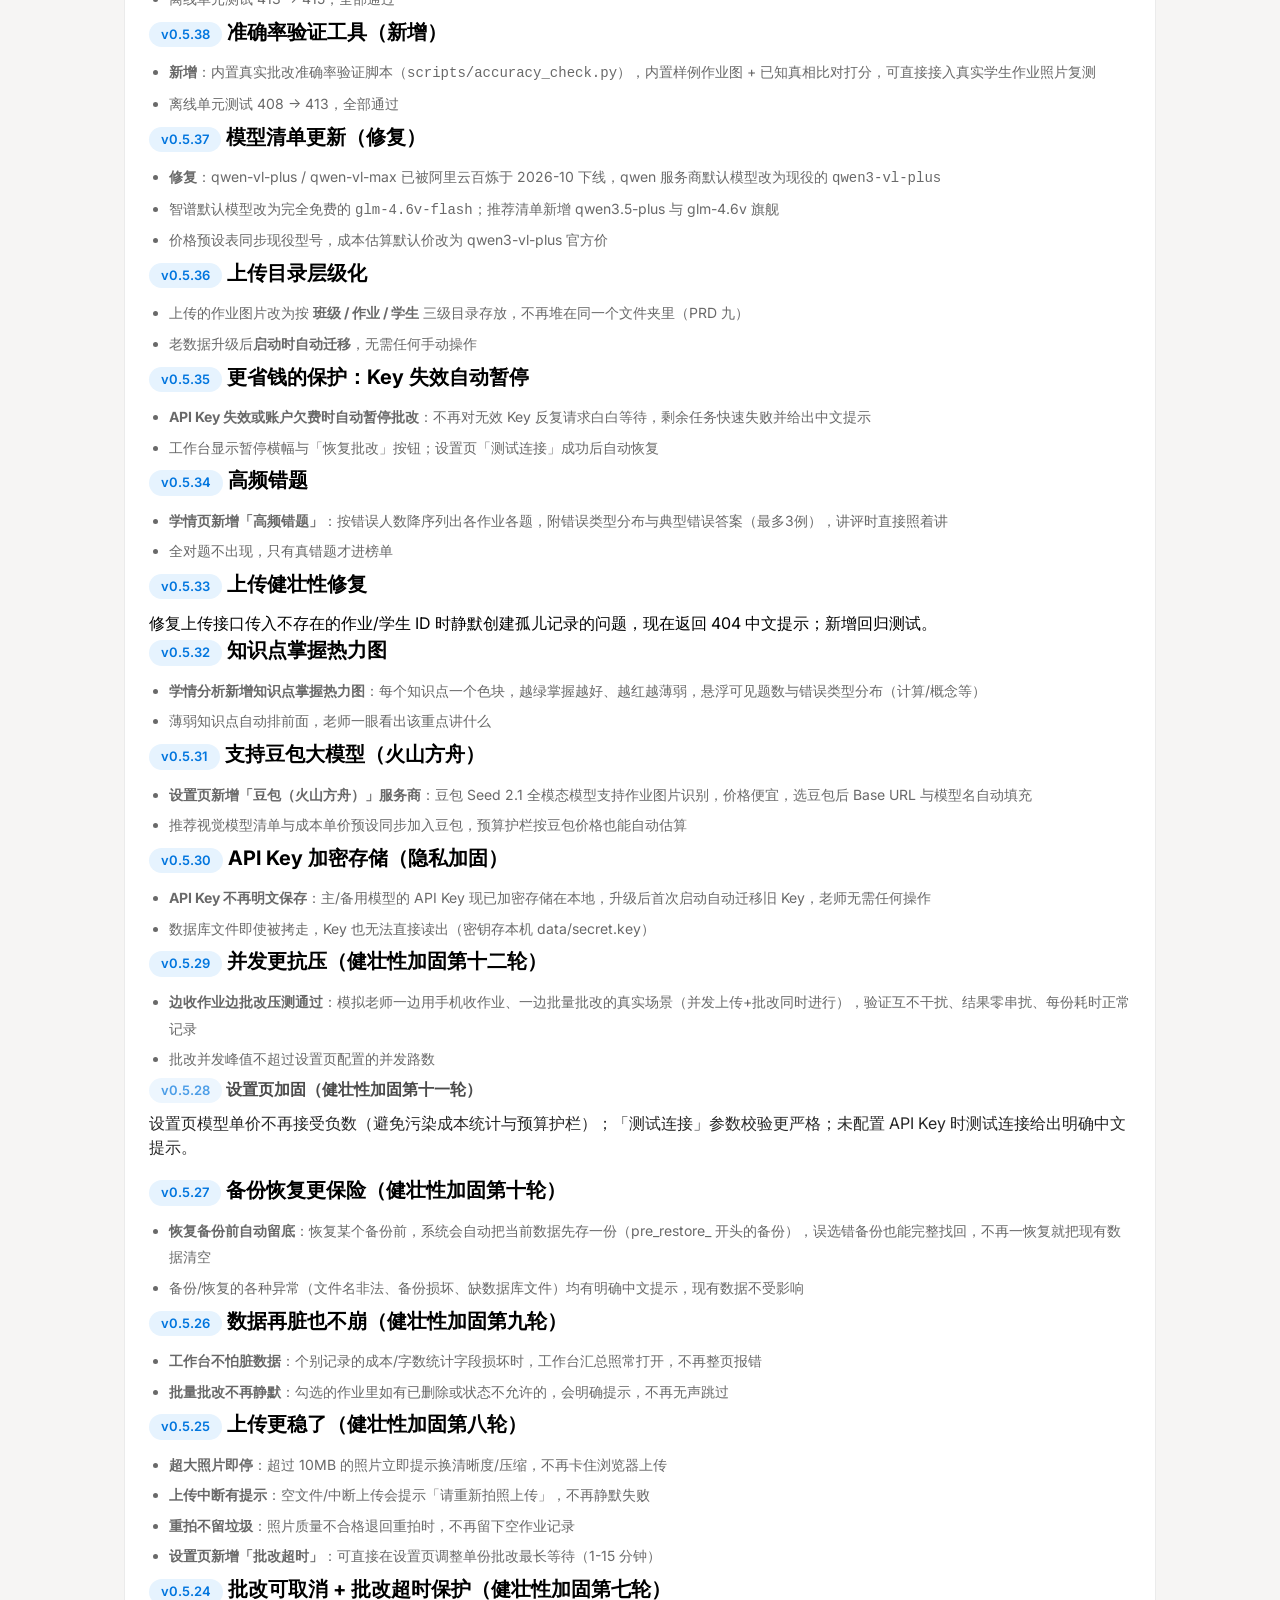
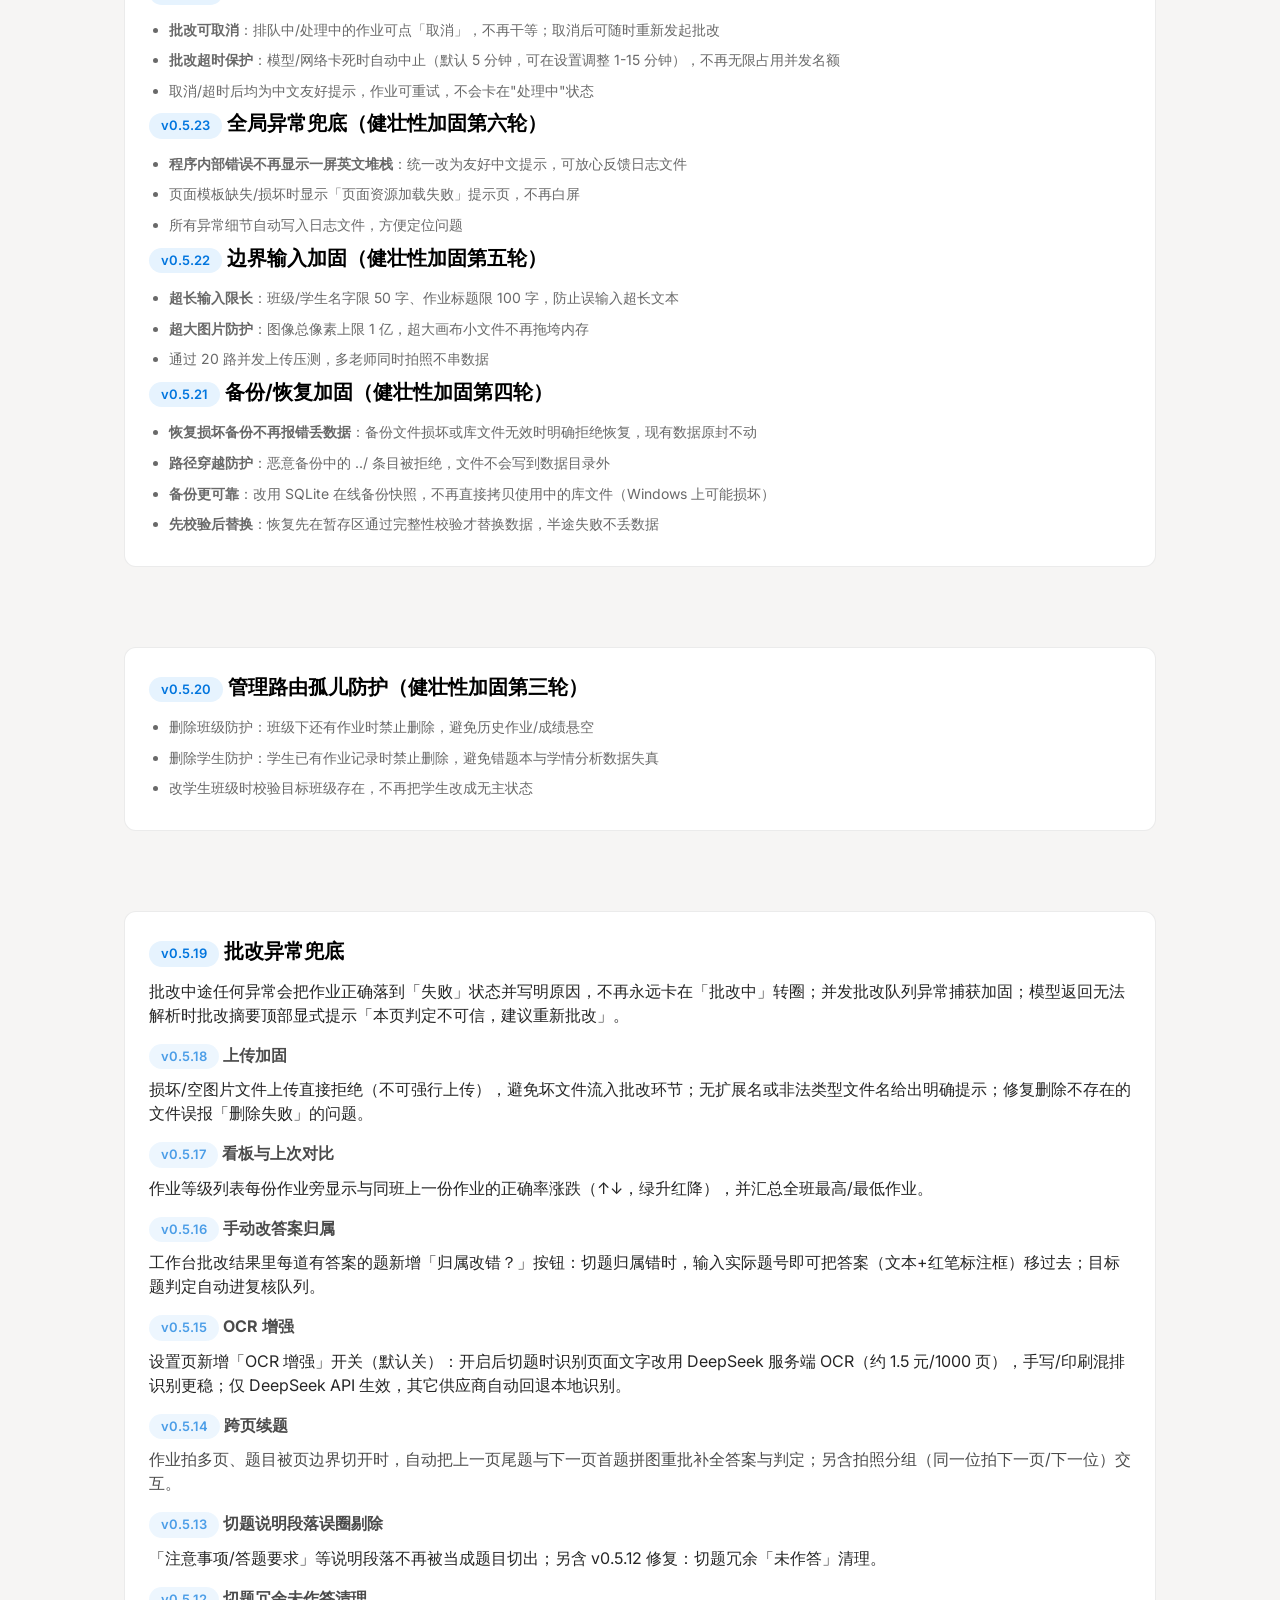
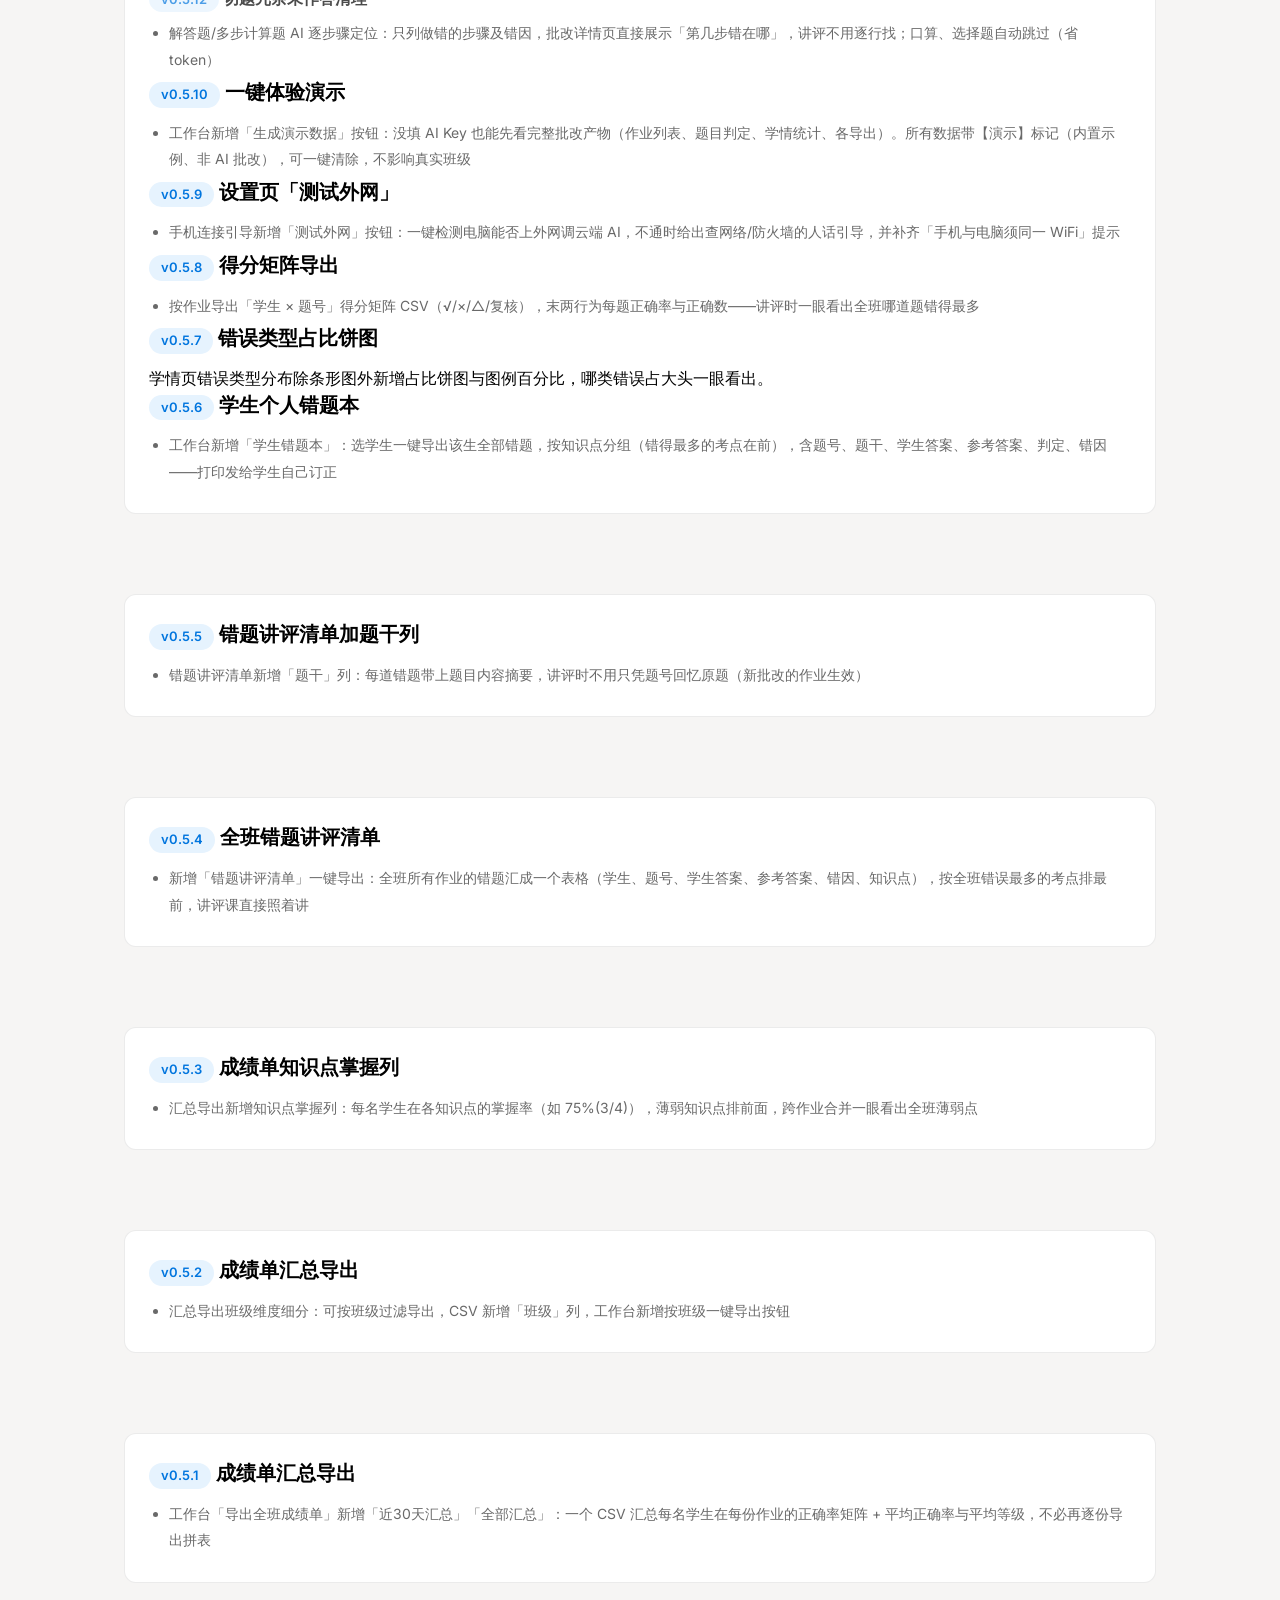
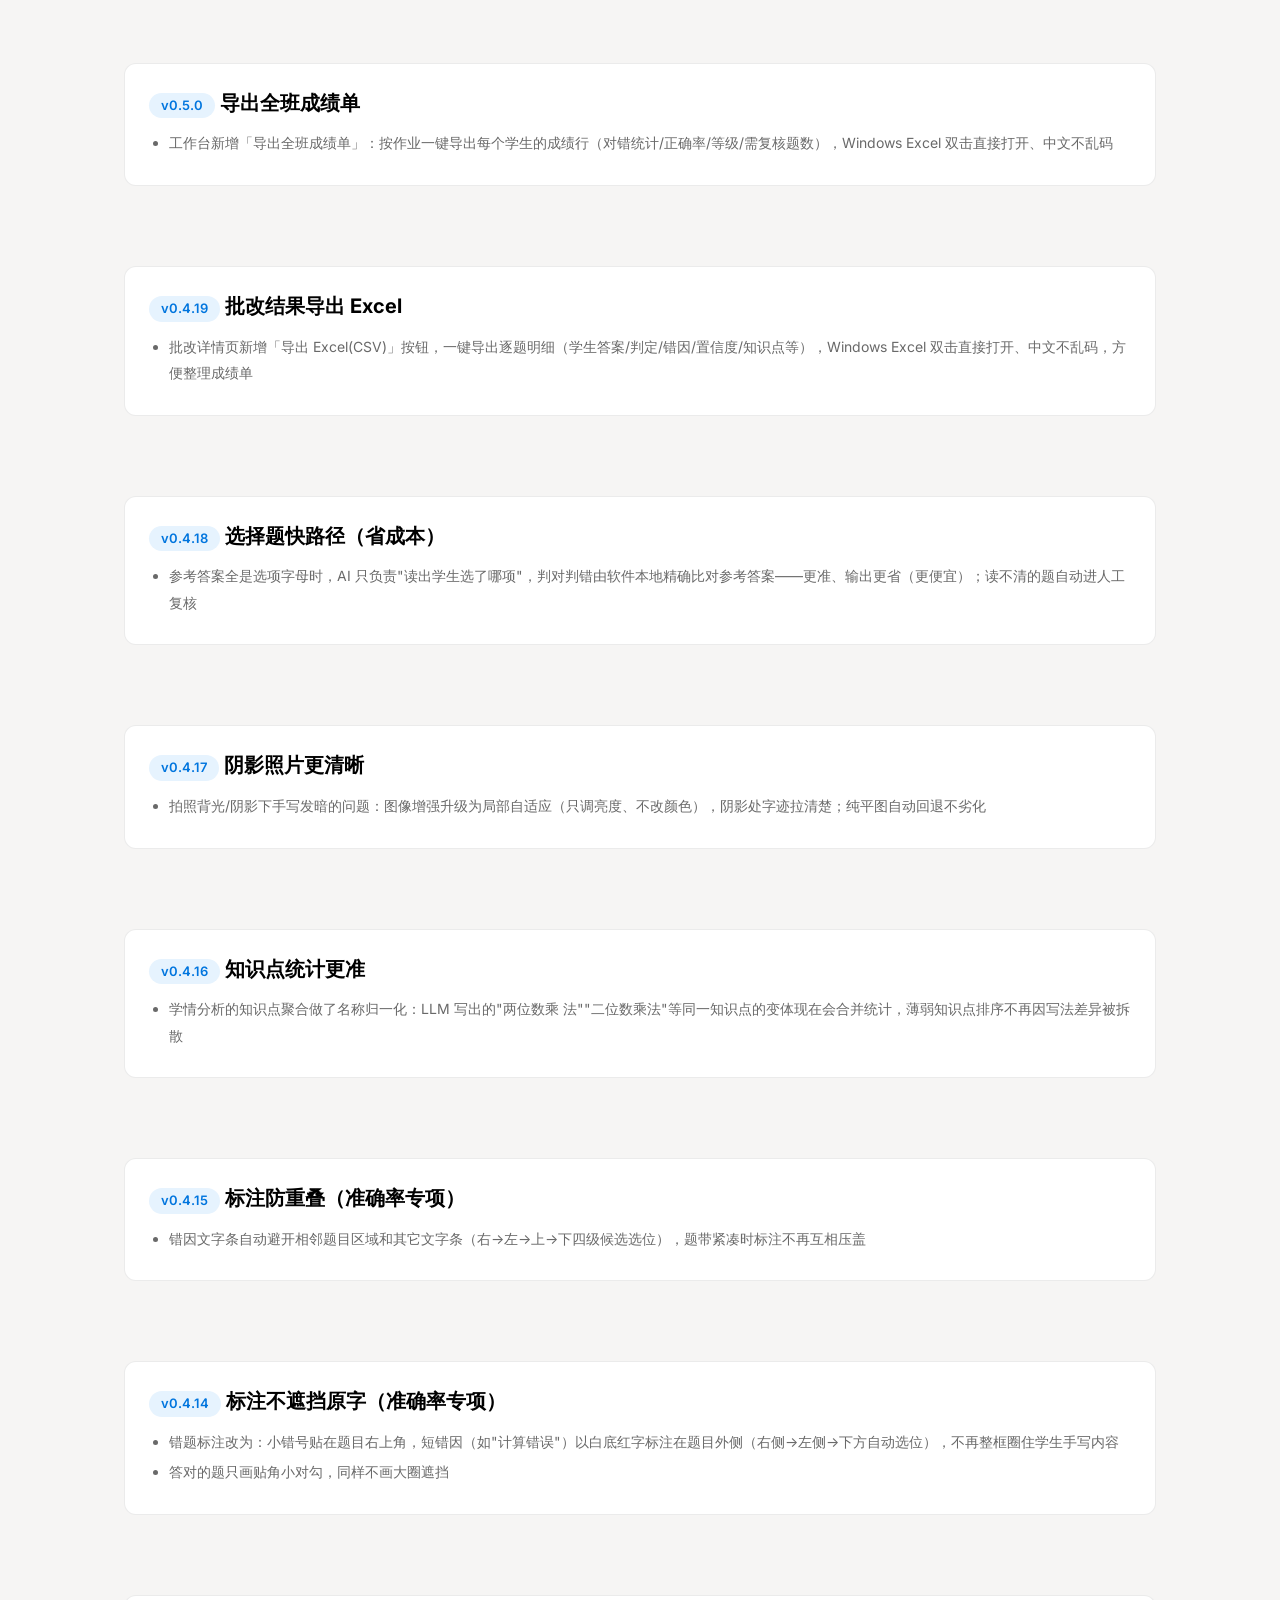
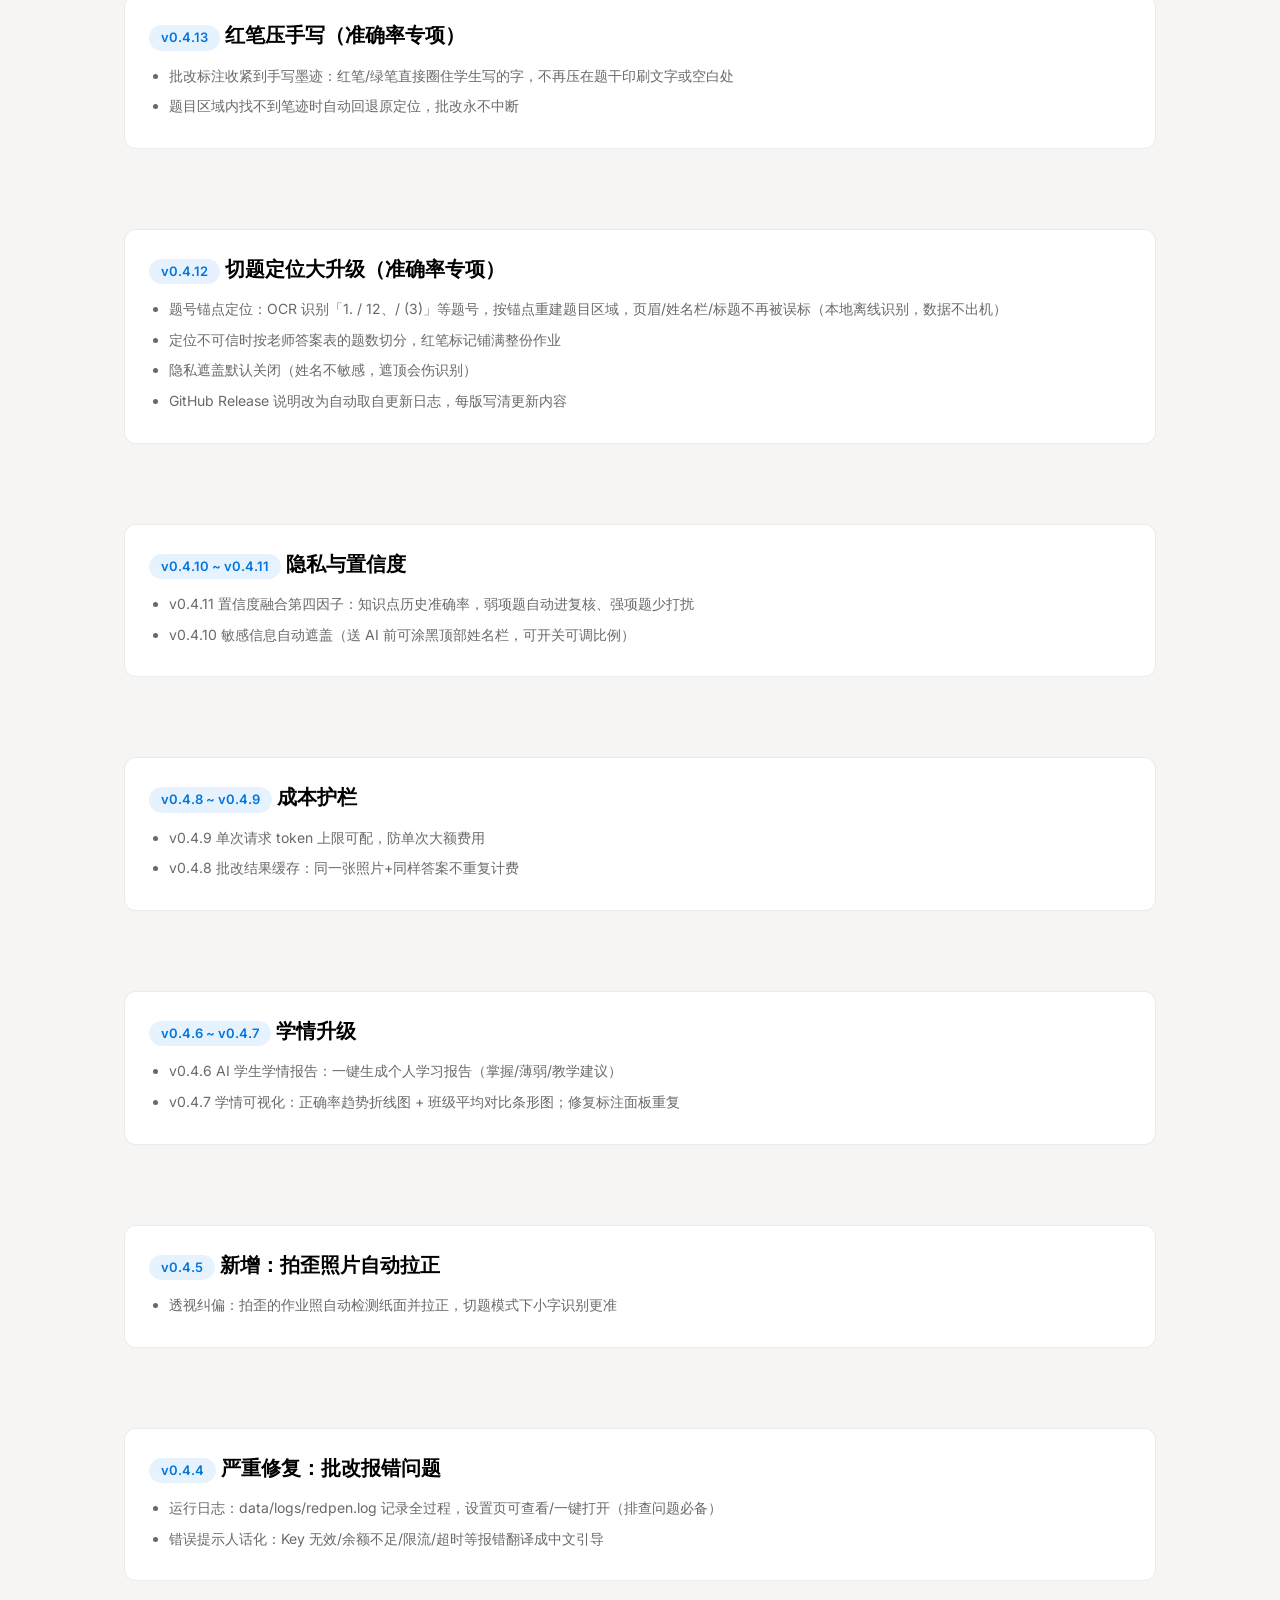
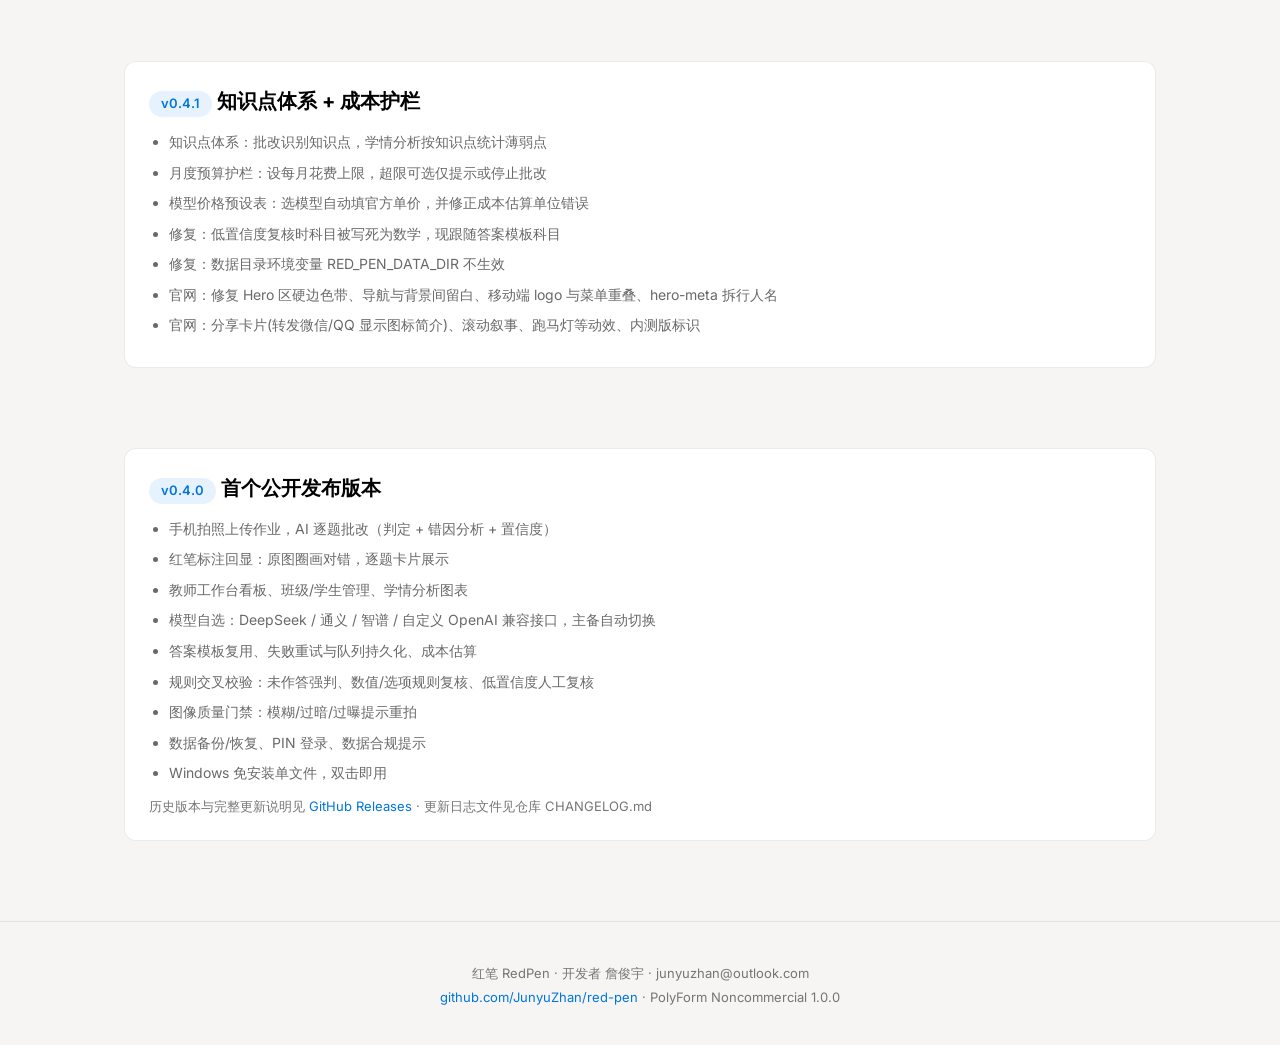
<file: download.html>
<!DOCTYPE html>
<html lang="zh-CN">
<head>
<meta charset="UTF-8">
<meta name="viewport" content="width=device-width, initial-scale=1.0">
<title>下载 · 红笔 RedPen</title>
<meta property="og:title" content="下载 · 红笔 RedPen">
<meta property="og:description" content="下载红笔 RedPen Windows 免安装版，双击即用。对老师永久免费，数据保存在本机。">
<meta property="og:type" content="website">
<meta property="og:url" content="https://redpen.zhanjunyu.com/download.html">
<meta property="og:image" content="https://redpen.zhanjunyu.com/images/brand/logo_square.png">
<meta name="twitter:card" content="summary">
<meta name="twitter:title" content="下载 · 红笔 RedPen">
<meta name="twitter:description" content="下载红笔 RedPen Windows 免安装版，双击即用。对老师永久免费，数据保存在本机。">
<meta name="twitter:image" content="https://redpen.zhanjunyu.com/images/brand/logo_square.png">
<meta name="description" content="下载红笔 RedPen Windows 免安装版，双击即用。版本历史与安装说明。">
<link rel="icon" type="image/png" href="images/brand/favicon_64.png">
<link href="https://fonts.googleapis.com/css2?family=Inter:wght@400;500;600;700&display=swap" rel="stylesheet">
<link rel="stylesheet" href="assets/style.css?v=12">
<style>
.ver-card{background:var(--white);border:var(--hairline);border-radius:12px;padding:24px;margin-top:20px}
.ver-tag{display:inline-block;background:var(--sky-tint);color:var(--notion-blue);font-size:13px;font-weight:600;border-radius:9999px;padding:3px 12px}
.changelog{font-size:14px;color:var(--slate);line-height:1.9;padding-left:20px}
.changelog li{margin:4px 0}
</style>
</head>
<body>
<nav>
  <div class="nav-inner">
    <a class="logo" href="index.html" style="display:inline-flex;align-items:center;gap:8px"><img src="images/brand/logo_48.png" alt="红笔logo" style="width:26px;height:26px;border-radius:6px">红笔 <span>RedPen</span><span class="beta-tag">内测版</span></a>
    <div class="nav-links">
      <a href="index.html">首页</a><a href="guide.html">使用教程</a><a href="download.html" style="color:var(--notion-blue);font-weight:600">下载</a><a href="faq.html">常见问题</a><a href="about.html">关于</a>
      <a href="https://github.com/JunyuZhan/red-pen" target="_blank">GitHub</a>
    </div>
  </div>
</nav>

<div class="wrap">
<section style="margin-top:56px">
  <div class="kicker">Download</div>
  <h2 class="heading" style="font-size:36px">下载红笔</h2>
  <p class="sub" style="font-size:16px;margin-top:12px">Windows 10/11 免安装单文件，下载后双击即可使用。对老师永久免费。</p>
</section>

<section>
  <div class="dl-card" style="padding:40px 32px">
    <h2 style="font-size:32px">最新版本 v0.5.55 <span style="font-size:14px;font-weight:400;opacity:.8">（内测）</span></h2>
    <p style="margin-top:8px;color:rgba(255,255,255,0.7);font-size:14px">⚠️ 内测版：功能仍在完善，遇到问题请加 QQ 群 984644289 反馈</p>
    <a class="btn btn-primary" style="margin-top:20px;font-size:17px;padding:14px 36px" href="https://github.com/JunyuZhan/red-pen/releases/latest" target="_blank">⬇️ 下载 RedPen.exe（Windows x64）</a>
    <p style="margin-top:14px;font-size:13px;color:rgba(255,255,255,0.6)">请始终从本页或 GitHub Releases 官方渠道下载</p>
  </div>
</section>

<section>
  <div class="ver-card">
    <h3 style="font-size:20px;margin-bottom:12px">安装说明（图文版请看<a href="guide.html" style="color:var(--notion-blue)">使用教程</a>）</h3>
    <ol class="changelog">
      <li>下载 <span class="kbd">RedPen.exe</span>，放入新建文件夹（如 <span class="kbd">D:\红笔</span>）——数据会存在同级的 <span class="kbd">data</span> 文件夹</li>
      <li>双击运行；首次运行遇"Windows 已保护你的电脑"：点 <b>更多信息 → 仍要运行</b></li>
      <li>杀毒软件误报请添加信任（官方渠道下载的文件没有病毒）</li>
      <li>浏览器自动打开工作台，用默认 PIN <span class="kbd">123456</span> 登录后立即修改</li>
      <li>到设置页配置模型 API Key（详见<a href="guide.html" style="color:var(--notion-blue)">教程第 4 步</a>）</li>
    </ol>
    <h3 style="font-size:20px;margin-bottom:12px"><span class="ver-tag">v0.5.55</span> 导出表格修复（表头列错位）</h3>
    <ul class="changelog">
      <li><b>可用性修复</b>：错题本、成绩单、得分矩阵三处导出的表格此前标题和列名挤在同一行，Excel 打开时列名与数据错开一列（"题号"对着"作业"内容），现已对齐</li>
      <li>共 492 项测试全部通过</li>
    </ul>
    <h3 style="font-size:20px;margin-bottom:12px"><span class="ver-tag">v0.5.54</span> 详情页安全加固（按钮注入修复）</h3>
    <ul class="changelog">
      <li>修复一处安全补漏：批改详情里"归属改错"按钮此前直接把 AI 识别的题号拼进按钮动作——题号含特殊字符时可能破坏页面甚至执行脚本，现已改为按记录编号安全传递</li>
      <li>新增 3 项回归测试（共 492 项全部通过）</li>
    </ul>
    <h3 style="font-size:20px;margin-bottom:12px"><span class="ver-tag">v0.5.53</span> 工作台安全加固（失败原因转义）</h3>
    <ul class="changelog">
      <li>修复一处安全补漏：作业列表里"失败原因"提示此前未转义直接显示——错误信息含特殊字符时可能破坏页面甚至执行脚本，现已统一转义后再显示</li>
      <li>作业等级徽章同步补转义</li>
      <li>新增 3 项回归测试（共 489 项全部通过）</li>
    </ul>
    <h3 style="font-size:20px;margin-bottom:12px"><span class="ver-tag">v0.5.52</span> 设置页崩溃修复 + 加载失败友好降级</h3>
    <ul class="changelog">
      <li><b>严重修复</b>：设置页因脚本缺少一个基础函数定义，打开即整页报错——PIN 解锁弹层不出现、所有设置加载不出来，现修复</li>
      <li>设置页全部加载项（模型配置/成本/预算/并发/超时/日志等）在服务未响应时统一显示"加载失败，请刷新页面重试"，不再静默卡死</li>
      <li>PIN 解锁、等级阈值保存、日志查看等操作补齐异常提示</li>
      <li>新增 6 项回归测试（共 486 项全部通过）</li>
    </ul>
    <h3 style="font-size:20px;margin-bottom:12px"><span class="ver-tag">v0.5.51</span> 工作台加载失败友好降级</h3>
    <ul class="changelog">
      <li>异常路径走查发现：答案模板/班级学生/学情分析/AI教学建议/学生报告五条加载链在服务未响应时无兜底——页面永远停在"加载中…"，现已全部改为渲染"加载失败，请刷新页面重试"</li>
      <li>补一处学生等级显示转义（工作台 XSS 加固漏网点）</li>
      <li>新增 4 项回归测试（共 480 项全部通过）</li>
    </ul>
    <h3 style="font-size:20px;margin-bottom:12px"><span class="ver-tag">v0.5.50</span> 手机端安全加固</h3>
    <ul class="changelog">
      <li>手机端批改结果页此前把 AI 识别的学生答案/参考答案/错误类型未转义直接显示——学生手写内容含特殊字符时可能在手机页面执行脚本或破坏布局，现已全部转义（电脑端上一版已加固，本轮补齐手机端）</li>
      <li>新增 4 项回归测试（共 476 项全部通过）</li>
    </ul>
    <h3 style="font-size:20px;margin-bottom:12px"><span class="ver-tag">v0.5.49</span> 导出文件防公式注入</h3>
    <ul class="changelog">
      <li>全部 CSV 导出（错题本/全班成绩单/得分矩阵等 6 类）新增公式注入防护：以 <b>=、+、-、@</b> 开头的内容自动加前导单引号</li>
      <li>学生名、作业标题、AI 识别的学生答案若以这些字符开头，老师用 Excel/WPS 打开导出文件时会被当公式执行（存在安全风险）——现已按 OWASP 建议中和</li>
      <li>新增 5 项回归测试（共 472 项全部通过）</li>
    </ul>
    <h3 style="font-size:20px;margin-bottom:12px"><span class="ver-tag">v0.5.48</span> 工作台安全加固（收尾）</h3>
    <ul class="changelog">
      <li>修复剩余注入隐患：作业标题/班级名/学生名/答案模板标题/错误类型标签在页面各处统一转义后再显示</li>
      <li>学情页“AI报告”按钮改为按学生编号调用——学生名含引号等特殊字符不再导致按钮失效或页面错乱</li>
      <li>悬停提示等属性文本补全转义，特殊字符不再破坏显示</li>
      <li>新增 7 项前端回归测试（共 467 项全部通过）</li>
    </ul>
    <h3 style="font-size:20px;margin-bottom:12px"><span class="ver-tag">v0.5.47</span> 工作台稳定性加固</h3>
    <ul class="changelog">
      <li>修复首次引导的注入隐患：班级名含引号等特殊字符时按钮不再错乱</li>
      <li>批改详情里 AI 识别出的学生答案/总评统一安全转义后显示</li>
      <li>页面启动自检失败不再中断管理区/学情区加载；详情记录被删时明确提示</li>
    </ul>
    <h3 style="font-size:20px;margin-bottom:12px"><span class="ver-tag">v0.5.46</span> 手机端稳定性修复</h3>
    <ul class="changelog">
      <li>修复手机拍照页严重 bug：选完照片报错、"立即上传"按钮和倒计时不出现</li>
      <li>上传失败后照片保留，可直接点重试，不用重新拍照</li>
      <li>批改结果轮询断线自愈，网络不稳自动重试</li>
    </ul>
    <h3 style="font-size:20px;margin-bottom:12px"><span class="ver-tag">v0.5.45</span> 工作台稳定性修复</h3>
    <ul class="changelog">
      <li>批改队列轮询断线自愈：网络抖动或软件重启后，队列状态每 3 秒自动恢复，不再卡住</li>
      <li>工作台统计、作业列表、批改详情加载失败时给出明确提示</li>
    </ul>
    <h3 style="font-size:20px;margin-bottom:12px"><span class="ver-tag">v0.5.44</span> 单题重批（新增）</h3>
    <ul class="changelog">
      <li>工作台详情页每题新增「重批此题」按钮：只对该题重跑一次模型请求，其余题不动，省钱</li>
      <li>重批只更新判定/置信度/答案/步骤/知识点，标注框和教师手动改判保留不动，旧判定写入备注留痕</li>
      <li>月度预算超限（拦截模式）时重批会被阻止，避免超支</li>
    </ul>
    <h3 style="font-size:20px;margin-bottom:12px"><span class="ver-tag">v0.5.43</span> 一键自检（新增）</h3>
    <ul class="changelog">
      <li>scripts/diagnose.py 一键自检：Python/依赖/数据目录/数据库完整性/磁盘/端口/中文字体/API Key 共 8 项检查</li>
      <li>逐项 ✅⚠️❌ 并给出修复建议，Key 只检查存在不显示，Windows 排障更省事</li>
    </ul>
    <h3 style="font-size:20px;margin-bottom:12px"><span class="ver-tag">v0.5.42</span> 评测报告误判类型分析（新增）</h3>
    <ul class="changelog">
      <li>accuracy_check.py 报告新增误判三分类：漏判（学生错答判成对，最危险）、误判（答对判成错）、OCR 读错学生答案</li>
      <li>存在漏判时报告追加"该模型不可放心用"警示</li>
    </ul>
  </div>
  <div class="ver-card">
    <h3 style="font-size:20px;margin-bottom:12px"><span class="ver-tag">v0.5.41</span> 评测报告耗时/置信度统计（新增）</h3>
    <ul class="changelog">
      <li>评测报告新增各引擎"平均单图耗时"与"低置信度（&lt;0.7）题占比"统计，低置信度题建议人工复核</li>
    </ul>
  </div>
  <div class="ver-card">
    <h3 style="font-size:20px;margin-bottom:12px"><span class="ver-tag">v0.5.40</span> 评测报告 Markdown 化（新增）</h3>
    <ul class="changelog">
      <li>accuracy_check.py 评测后同步输出同名 .md 报告（教师可读）：各引擎总命中率 + 逐题命中率表</li>
    </ul>
  </div>
  <div class="ver-card">
    <h3 style="font-size:20px;margin-bottom:12px"><span class="ver-tag">v0.5.39</span> 准确率验证工具批量模式（新增）</h3>
    <ul class="changelog">
      <li><b>新增</b>：accuracy_check.py 支持 <code>--batch</code> 批量评测——目录内放多张真实作业照片 + ground_truth.json，一次跑完输出各模型总命中率与逐图明细</li>
      <li>离线单元测试 413 → 415，全部通过</li>
    </ul>
    <h3 style="font-size:20px;margin-bottom:12px"><span class="ver-tag">v0.5.38</span> 准确率验证工具（新增）</h3>
    <ul class="changelog">
      <li><b>新增</b>：内置真实批改准确率验证脚本（<code>scripts/accuracy_check.py</code>），内置样例作业图 + 已知真相比对打分，可直接接入真实学生作业照片复测</li>
      <li>离线单元测试 408 → 413，全部通过</li>
    </ul>
    <h3 style="font-size:20px;margin-bottom:12px"><span class="ver-tag">v0.5.37</span> 模型清单更新（修复）</h3>
    <ul class="changelog">
      <li><b>修复</b>：qwen-vl-plus / qwen-vl-max 已被阿里云百炼于 2026-10 下线，qwen 服务商默认模型改为现役的 <code>qwen3-vl-plus</code></li>
      <li>智谱默认模型改为完全免费的 <code>glm-4.6v-flash</code>；推荐清单新增 qwen3.5-plus 与 glm-4.6v 旗舰</li>
      <li>价格预设表同步现役型号，成本估算默认价改为 qwen3-vl-plus 官方价</li>
    </ul>
    <h3 style="font-size:20px;margin-bottom:12px"><span class="ver-tag">v0.5.36</span> 上传目录层级化</h3>
    <ul class="changelog">
      <li>上传的作业图片改为按 <b>班级 / 作业 / 学生</b> 三级目录存放，不再堆在同一个文件夹里（PRD 九）</li>
      <li>老数据升级后<b>启动时自动迁移</b>，无需任何手动操作</li>
    </ul>
    <h3 style="font-size:20px;margin-bottom:12px"><span class="ver-tag">v0.5.35</span> 更省钱的保护：Key 失效自动暂停</h3>
    <ul class="changelog">
      <li><b>API Key 失效或账户欠费时自动暂停批改</b>：不再对无效 Key 反复请求白白等待，剩余任务快速失败并给出中文提示</li>
      <li>工作台显示暂停横幅与「恢复批改」按钮；设置页「测试连接」成功后自动恢复</li>
    </ul>
    <h3 style="font-size:20px;margin-bottom:12px"><span class="ver-tag">v0.5.34</span> 高频错题</h3>
    <ul class="changelog">
      <li><b>学情页新增「高频错题」</b>：按错误人数降序列出各作业各题，附错误类型分布与典型错误答案（最多3例），讲评时直接照着讲</li>
      <li>全对题不出现，只有真错题才进榜单</li>
    </ul>
    <h3 style="font-size:20px;margin-bottom:12px"><span class="ver-tag">v0.5.33</span> 上传健壮性修复</h3>
    <p>修复上传接口传入不存在的作业/学生 ID 时静默创建孤儿记录的问题，现在返回 404 中文提示；新增回归测试。</p>
    <h3 style="font-size:20px;margin-bottom:12px"><span class="ver-tag">v0.5.32</span> 知识点掌握热力图</h3>
    <ul class="changelog">
      <li><b>学情分析新增知识点掌握热力图</b>：每个知识点一个色块，越绿掌握越好、越红越薄弱，悬浮可见题数与错误类型分布（计算/概念等）</li>
      <li>薄弱知识点自动排前面，老师一眼看出该重点讲什么</li>
    </ul>
    <h3 style="font-size:20px;margin-bottom:12px"><span class="ver-tag">v0.5.31</span> 支持豆包大模型（火山方舟）</h3>
    <ul class="changelog">
      <li><b>设置页新增「豆包（火山方舟）」服务商</b>：豆包 Seed 2.1 全模态模型支持作业图片识别，价格便宜，选豆包后 Base URL 与模型名自动填充</li>
      <li>推荐视觉模型清单与成本单价预设同步加入豆包，预算护栏按豆包价格也能自动估算</li>
    </ul>
    <h3 style="font-size:20px;margin-bottom:12px"><span class="ver-tag">v0.5.30</span> API Key 加密存储（隐私加固）</h3>
    <ul class="changelog">
      <li><b>API Key 不再明文保存</b>：主/备用模型的 API Key 现已加密存储在本地，升级后首次启动自动迁移旧 Key，老师无需任何操作</li>
      <li>数据库文件即使被拷走，Key 也无法直接读出（密钥存本机 data/secret.key）</li>
    </ul>
    <h3 style="font-size:20px;margin-bottom:12px"><span class="ver-tag">v0.5.29</span> 并发更抗压（健壮性加固第十二轮）</h3>
    <ul class="changelog">
      <li><b>边收作业边批改压测通过</b>：模拟老师一边用手机收作业、一边批量批改的真实场景（并发上传+批改同时进行），验证互不干扰、结果零串扰、每份耗时正常记录</li>
      <li>批改并发峰值不超过设置页配置的并发路数</li>
    </ul>
    <h3 style="font-size:16px;margin-bottom:8px;opacity:.7"><span class="ver-tag">v0.5.28</span> 设置页加固（健壮性加固第十一轮）</h3>
    <p style="margin-bottom:16px;opacity:.85">设置页模型单价不再接受负数（避免污染成本统计与预算护栏）；「测试连接」参数校验更严格；未配置 API Key 时测试连接给出明确中文提示。</p>
    <h3 style="font-size:20px;margin-bottom:12px"><span class="ver-tag">v0.5.27</span> 备份恢复更保险（健壮性加固第十轮）</h3>
    <ul class="changelog">
      <li><b>恢复备份前自动留底</b>：恢复某个备份前，系统会自动把当前数据先存一份（pre_restore_ 开头的备份），误选错备份也能完整找回，不再一恢复就把现有数据清空</li>
      <li>备份/恢复的各种异常（文件名非法、备份损坏、缺数据库文件）均有明确中文提示，现有数据不受影响</li>
    </ul>
    <h3 style="font-size:20px;margin-bottom:12px"><span class="ver-tag">v0.5.26</span> 数据再脏也不崩（健壮性加固第九轮）</h3>
    <ul class="changelog">
      <li><b>工作台不怕脏数据</b>：个别记录的成本/字数统计字段损坏时，工作台汇总照常打开，不再整页报错</li>
      <li><b>批量批改不再静默</b>：勾选的作业里如有已删除或状态不允许的，会明确提示，不再无声跳过</li>
    </ul>
    <h3 style="font-size:20px;margin-bottom:12px"><span class="ver-tag">v0.5.25</span> 上传更稳了（健壮性加固第八轮）</h3>
    <ul class="changelog">
      <li><b>超大照片即停</b>：超过 10MB 的照片立即提示换清晰度/压缩，不再卡住浏览器上传</li>
      <li><b>上传中断有提示</b>：空文件/中断上传会提示「请重新拍照上传」，不再静默失败</li>
      <li><b>重拍不留垃圾</b>：照片质量不合格退回重拍时，不再留下空作业记录</li>
      <li><b>设置页新增「批改超时」</b>：可直接在设置页调整单份批改最长等待（1-15 分钟）</li>
    </ul>
    <h3 style="font-size:20px;margin-bottom:12px"><span class="ver-tag">v0.5.24</span> 批改可取消 + 批改超时保护（健壮性加固第七轮）</h3>
    <ul class="changelog">
      <li><b>批改可取消</b>：排队中/处理中的作业可点「取消」，不再干等；取消后可随时重新发起批改</li>
      <li><b>批改超时保护</b>：模型/网络卡死时自动中止（默认 5 分钟，可在设置调整 1-15 分钟），不再无限占用并发名额</li>
      <li>取消/超时后均为中文友好提示，作业可重试，不会卡在"处理中"状态</li>
    </ul>
    <h3 style="font-size:20px;margin-bottom:12px"><span class="ver-tag">v0.5.23</span> 全局异常兜底（健壮性加固第六轮）</h3>
    <ul class="changelog">
      <li><b>程序内部错误不再显示一屏英文堆栈</b>：统一改为友好中文提示，可放心反馈日志文件</li>
      <li>页面模板缺失/损坏时显示「页面资源加载失败」提示页，不再白屏</li>
      <li>所有异常细节自动写入日志文件，方便定位问题</li>
    </ul>
    <h3 style="font-size:20px;margin-bottom:12px"><span class="ver-tag">v0.5.22</span> 边界输入加固（健壮性加固第五轮）</h3>
    <ul class="changelog">
      <li><b>超长输入限长</b>：班级/学生名字限 50 字、作业标题限 100 字，防止误输入超长文本</li>
      <li><b>超大图片防护</b>：图像总像素上限 1 亿，超大画布小文件不再拖垮内存</li>
      <li>通过 20 路并发上传压测，多老师同时拍照不串数据</li>
    </ul>
    <h3 style="font-size:20px;margin-bottom:12px"><span class="ver-tag">v0.5.21</span> 备份/恢复加固（健壮性加固第四轮）</h3>
    <ul class="changelog">
      <li><b>恢复损坏备份不再报错丢数据</b>：备份文件损坏或库文件无效时明确拒绝恢复，现有数据原封不动</li>
      <li><b>路径穿越防护</b>：恶意备份中的 ../ 条目被拒绝，文件不会写到数据目录外</li>
      <li><b>备份更可靠</b>：改用 SQLite 在线备份快照，不再直接拷贝使用中的库文件（Windows 上可能损坏）</li>
      <li><b>先校验后替换</b>：恢复先在暂存区通过完整性校验才替换数据，半途失败不丢数据</li>
    </ul>
  </div>
</section>

<section>
  <div class="ver-card">
    <h3 style="font-size:20px;margin-bottom:12px"><span class="ver-tag">v0.5.20</span> 管理路由孤儿防护（健壮性加固第三轮）</h3>
    <ul class="changelog">
      <li>删除班级防护：班级下还有作业时禁止删除，避免历史作业/成绩悬空</li>
      <li>删除学生防护：学生已有作业记录时禁止删除，避免错题本与学情分析数据失真</li>
      <li>改学生班级时校验目标班级存在，不再把学生改成无主状态</li>
    </ul>
  </div>
</section>
<section>
  <div class="ver-card">
    <h3 style="font-size:20px;margin-bottom:12px"><span class="ver-tag">v0.5.19</span> 批改异常兜底</h3>
    <p style="margin-bottom:16px;opacity:.85">批改中途任何异常会把作业正确落到「失败」状态并写明原因，不再永远卡在「批改中」转圈；并发批改队列异常捕获加固；模型返回无法解析时批改摘要顶部显式提示「本页判定不可信，建议重新批改」。</p>
    <h3 style="font-size:16px;margin-bottom:8px;opacity:.7"><span class="ver-tag">v0.5.18</span> 上传加固</h3>
    <p style="margin-bottom:16px;opacity:.85">损坏/空图片文件上传直接拒绝（不可强行上传），避免坏文件流入批改环节；无扩展名或非法类型文件名给出明确提示；修复删除不存在的文件误报「删除失败」的问题。</p>
    <h3 style="font-size:16px;margin-bottom:8px;opacity:.7"><span class="ver-tag">v0.5.17</span> 看板与上次对比</h3>
    <p style="margin-bottom:16px;opacity:.85">作业等级列表每份作业旁显示与同班上一份作业的正确率涨跌（↑↓，绿升红降），并汇总全班最高/最低作业。</p>
    <h3 style="font-size:16px;margin-bottom:8px;opacity:.7"><span class="ver-tag">v0.5.16</span> 手动改答案归属</h3>
    <p style="margin-bottom:16px;opacity:.85">工作台批改结果里每道有答案的题新增「归属改错？」按钮：切题归属错时，输入实际题号即可把答案（文本+红笔标注框）移过去；目标题判定自动进复核队列。</p>
    <h3 style="font-size:16px;margin-bottom:8px;opacity:.7"><span class="ver-tag">v0.5.15</span> OCR 增强</h3>
    <p style="margin-bottom:16px;opacity:.85">设置页新增「OCR 增强」开关（默认关）：开启后切题时识别页面文字改用 DeepSeek 服务端 OCR（约 1.5 元/1000 页），手写/印刷混排识别更稳；仅 DeepSeek API 生效，其它供应商自动回退本地识别。</p>
    <h3 style="font-size:16px;margin-bottom:8px;opacity:.7"><span class="ver-tag">v0.5.14</span> 跨页续题</h3>
    <p style="margin-bottom:16px;opacity:.7">作业拍多页、题目被页边界切开时，自动把上一页尾题与下一页首题拼图重批补全答案与判定；另含拍照分组（同一位拍下一页/下一位）交互。</p>
    <h3 style="font-size:16px;margin-bottom:8px;opacity:.7"><span class="ver-tag">v0.5.13</span> 切题说明段落误圈剔除</h3>
    <p style="margin-bottom:16px;opacity:.85">「注意事项/答题要求」等说明段落不再被当成题目切出；另含 v0.5.12 修复：切题冗余「未作答」清理。</p>
    <h3 style="font-size:16px;margin-bottom:8px;opacity:.7"><span class="ver-tag">v0.5.12</span> 切题冗余未作答清理</h3>
    <ul class="changelog">
      <li>解答题/多步计算题 AI 逐步骤定位：只列做错的步骤及错因，批改详情页直接展示「第几步错在哪」，讲评不用逐行找；口算、选择题自动跳过（省 token）</li>
    </ul>
    <h3 style="font-size:20px;margin-bottom:12px"><span class="ver-tag">v0.5.10</span> 一键体验演示</h3>
    <ul class="changelog">
      <li>工作台新增「生成演示数据」按钮：没填 AI Key 也能先看完整批改产物（作业列表、题目判定、学情统计、各导出）。所有数据带【演示】标记（内置示例、非 AI 批改），可一键清除，不影响真实班级</li>
    </ul>
    <h3 style="font-size:20px;margin-bottom:12px"><span class="ver-tag">v0.5.9</span> 设置页「测试外网」</h3>
    <ul class="changelog">
      <li>手机连接引导新增「测试外网」按钮：一键检测电脑能否上外网调云端 AI，不通时给出查网络/防火墙的人话引导，并补齐「手机与电脑须同一 WiFi」提示</li>
    </ul>
    <h3 style="font-size:20px;margin-bottom:12px"><span class="ver-tag">v0.5.8</span> 得分矩阵导出</h3>
    <ul class="changelog">
      <li>按作业导出「学生 × 题号」得分矩阵 CSV（√/×/△/复核），末两行为每题正确率与正确数——讲评时一眼看出全班哪道题错得最多</li>
    </ul>
    <h3 style="font-size:20px;margin-bottom:12px"><span class="ver-tag">v0.5.7</span> 错误类型占比饼图</h3>
<p>学情页错误类型分布除条形图外新增占比饼图与图例百分比，哪类错误占大头一眼看出。</p>
<h3 style="font-size:20px;margin-bottom:12px"><span class="ver-tag">v0.5.6</span> 学生个人错题本</h3>
    <ul class="changelog">
      <li>工作台新增「学生错题本」：选学生一键导出该生全部错题，按知识点分组（错得最多的考点在前），含题号、题干、学生答案、参考答案、判定、错因——打印发给学生自己订正</li>
    </ul>
  </div>
</section>

<section>
  <div class="ver-card">
    <h3 style="font-size:20px;margin-bottom:12px"><span class="ver-tag">v0.5.5</span> 错题讲评清单加题干列</h3>
    <ul class="changelog">
      <li>错题讲评清单新增「题干」列：每道错题带上题目内容摘要，讲评时不用只凭题号回忆原题（新批改的作业生效）</li>
    </ul>
  </div>
</section>

<section>
  <div class="ver-card">
    <h3 style="font-size:20px;margin-bottom:12px"><span class="ver-tag">v0.5.4</span> 全班错题讲评清单</h3>
    <ul class="changelog">
      <li>新增「错题讲评清单」一键导出：全班所有作业的错题汇成一个表格（学生、题号、学生答案、参考答案、错因、知识点），按全班错误最多的考点排最前，讲评课直接照着讲</li>
    </ul>
  </div>
</section>

<section>
  <div class="ver-card">
    <h3 style="font-size:20px;margin-bottom:12px"><span class="ver-tag">v0.5.3</span> 成绩单知识点掌握列</h3>
    <ul class="changelog">
      <li>汇总导出新增知识点掌握列：每名学生在各知识点的掌握率（如 75%(3/4)），薄弱知识点排前面，跨作业合并一眼看出全班薄弱点</li>
    </ul>
  </div>
</section>

<section>
  <div class="ver-card">
    <h3 style="font-size:20px;margin-bottom:12px"><span class="ver-tag">v0.5.2</span> 成绩单汇总导出</h3>
    <ul class="changelog">
      <li>汇总导出班级维度细分：可按班级过滤导出，CSV 新增「班级」列，工作台新增按班级一键导出按钮</li>
    </ul>
  </div>
</section>

<section>
  <div class="ver-card">
    <h3 style="font-size:20px;margin-bottom:12px"><span class="ver-tag">v0.5.1</span> 成绩单汇总导出</h3>
    <ul class="changelog">
      <li>工作台「导出全班成绩单」新增「近30天汇总」「全部汇总」：一个 CSV 汇总每名学生在每份作业的正确率矩阵 + 平均正确率与平均等级，不必再逐份导出拼表</li>
    </ul>
  </div>
</section>

<section>
  <div class="ver-card">
    <h3 style="font-size:20px;margin-bottom:12px"><span class="ver-tag">v0.5.0</span> 导出全班成绩单</h3>
    <ul class="changelog">
      <li>工作台新增「导出全班成绩单」：按作业一键导出每个学生的成绩行（对错统计/正确率/等级/需复核题数），Windows Excel 双击直接打开、中文不乱码</li>
    </ul>
  </div>
</section>

<section>
  <div class="ver-card">
    <h3 style="font-size:20px;margin-bottom:12px"><span class="ver-tag">v0.4.19</span> 批改结果导出 Excel</h3>
    <ul class="changelog">
      <li>批改详情页新增「导出 Excel(CSV)」按钮，一键导出逐题明细（学生答案/判定/错因/置信度/知识点等），Windows Excel 双击直接打开、中文不乱码，方便整理成绩单</li>
    </ul>
  </div>
</section>

<section>
  <div class="ver-card">
    <h3 style="font-size:20px;margin-bottom:12px"><span class="ver-tag">v0.4.18</span> 选择题快路径（省成本）</h3>
    <ul class="changelog">
      <li>参考答案全是选项字母时，AI 只负责"读出学生选了哪项"，判对判错由软件本地精确比对参考答案——更准、输出更省（更便宜）；读不清的题自动进人工复核</li>
    </ul>
  </div>
</section>

<section>
  <div class="ver-card">
    <h3 style="font-size:20px;margin-bottom:12px"><span class="ver-tag">v0.4.17</span> 阴影照片更清晰</h3>
    <ul class="changelog">
      <li>拍照背光/阴影下手写发暗的问题：图像增强升级为局部自适应（只调亮度、不改颜色），阴影处字迹拉清楚；纯平图自动回退不劣化</li>
    </ul>
  </div>
</section>

<section>
  <div class="ver-card">
    <h3 style="font-size:20px;margin-bottom:12px"><span class="ver-tag">v0.4.16</span> 知识点统计更准</h3>
    <ul class="changelog">
      <li>学情分析的知识点聚合做了名称归一化：LLM 写出的"两位数乘 法""二位数乘法"等同一知识点的变体现在会合并统计，薄弱知识点排序不再因写法差异被拆散</li>
    </ul>
  </div>
</section>

<section>
  <div class="ver-card">
    <h3 style="font-size:20px;margin-bottom:12px"><span class="ver-tag">v0.4.15</span> 标注防重叠（准确率专项）</h3>
    <ul class="changelog">
      <li>错因文字条自动避开相邻题目区域和其它文字条（右→左→上→下四级候选选位），题带紧凑时标注不再互相压盖</li>
    </ul>
  </div>
</section>

<section>
  <div class="ver-card">
    <h3 style="font-size:20px;margin-bottom:12px"><span class="ver-tag">v0.4.14</span> 标注不遮挡原字（准确率专项）</h3>
    <ul class="changelog">
      <li>错题标注改为：小错号贴在题目右上角，短错因（如"计算错误"）以白底红字标注在题目外侧（右侧→左侧→下方自动选位），不再整框圈住学生手写内容</li>
      <li>答对的题只画贴角小对勾，同样不画大圈遮挡</li>
    </ul>
  </div>
</section>

<section>
  <div class="ver-card">
    <h3 style="font-size:20px;margin-bottom:12px"><span class="ver-tag">v0.4.13</span> 红笔压手写（准确率专项）</h3>
    <ul class="changelog">
      <li>批改标注收紧到手写墨迹：红笔/绿笔直接圈住学生写的字，不再压在题干印刷文字或空白处</li>
      <li>题目区域内找不到笔迹时自动回退原定位，批改永不中断</li>
    </ul>
  </div>
</section>

<section>
  <div class="ver-card">
    <h3 style="font-size:20px;margin-bottom:12px"><span class="ver-tag">v0.4.12</span> 切题定位大升级（准确率专项）</h3>
    <ul class="changelog">
      <li>题号锚点定位：OCR 识别「1. / 12、/ (3)」等题号，按锚点重建题目区域，页眉/姓名栏/标题不再被误标（本地离线识别，数据不出机）</li>
      <li>定位不可信时按老师答案表的题数切分，红笔标记铺满整份作业</li>
      <li>隐私遮盖默认关闭（姓名不敏感，遮顶会伤识别）</li>
      <li>GitHub Release 说明改为自动取自更新日志，每版写清更新内容</li>
    </ul>
  </div>
</section>

<section>
  <div class="ver-card">
    <h3 style="font-size:20px;margin-bottom:12px"><span class="ver-tag">v0.4.10 ~ v0.4.11</span> 隐私与置信度</h3>
    <ul class="changelog">
      <li>v0.4.11 置信度融合第四因子：知识点历史准确率，弱项题自动进复核、强项题少打扰</li>
      <li>v0.4.10 敏感信息自动遮盖（送 AI 前可涂黑顶部姓名栏，可开关可调比例）</li>
    </ul>
  </div>
</section>

<section>
  <div class="ver-card">
    <h3 style="font-size:20px;margin-bottom:12px"><span class="ver-tag">v0.4.8 ~ v0.4.9</span> 成本护栏</h3>
    <ul class="changelog">
      <li>v0.4.9 单次请求 token 上限可配，防单次大额费用</li>
      <li>v0.4.8 批改结果缓存：同一张照片+同样答案不重复计费</li>
    </ul>
  </div>
</section>

<section>
  <div class="ver-card">
    <h3 style="font-size:20px;margin-bottom:12px"><span class="ver-tag">v0.4.6 ~ v0.4.7</span> 学情升级</h3>
    <ul class="changelog">
      <li>v0.4.6 AI 学生学情报告：一键生成个人学习报告（掌握/薄弱/教学建议）</li>
      <li>v0.4.7 学情可视化：正确率趋势折线图 + 班级平均对比条形图；修复标注面板重复</li>
    </ul>
  </div>
</section>

<section>
  <div class="ver-card">
    <h3 style="font-size:20px;margin-bottom:12px"><span class="ver-tag">v0.4.5</span> 新增：拍歪照片自动拉正</h3>
    <ul class="changelog">
      <li>透视纠偏：拍歪的作业照自动检测纸面并拉正，切题模式下小字识别更准</li>
    </ul>
  </div>
</section>

<section>
  <div class="ver-card">
    <h3 style="font-size:20px;margin-bottom:12px"><span class="ver-tag">v0.4.4</span> 严重修复：批改报错问题</h3>
    <ul class="changelog">
      <li>运行日志：data/logs/redpen.log 记录全过程，设置页可查看/一键打开（排查问题必备）</li>
      <li>错误提示人话化：Key 无效/余额不足/限流/超时等报错翻译成中文引导</li>
    </ul>
  </div>
</section>

<section>
  <div class="ver-card">
    <h3 style="font-size:20px;margin-bottom:12px"><span class="ver-tag">v0.4.1</span> 知识点体系 + 成本护栏</h3>
    <ul class="changelog">
      <li>知识点体系：批改识别知识点，学情分析按知识点统计薄弱点</li>
      <li>月度预算护栏：设每月花费上限，超限可选仅提示或停止批改</li>
      <li>模型价格预设表：选模型自动填官方单价，并修正成本估算单位错误</li>
      <li>修复：低置信度复核时科目被写死为数学，现跟随答案模板科目</li>
      <li>修复：数据目录环境变量 RED_PEN_DATA_DIR 不生效</li>
      <li>官网：修复 Hero 区硬边色带、导航与背景间留白、移动端 logo 与菜单重叠、hero-meta 拆行人名</li>
      <li>官网：分享卡片(转发微信/QQ 显示图标简介)、滚动叙事、跑马灯等动效、内测版标识</li>
    </ul>
  </div>
</section>

<section>
  <div class="ver-card">
    <h3 style="font-size:20px;margin-bottom:12px"><span class="ver-tag">v0.4.0</span> 首个公开发布版本</h3>
    <ul class="changelog">
      <li>手机拍照上传作业，AI 逐题批改（判定 + 错因分析 + 置信度）</li>
      <li>红笔标注回显：原图圈画对错，逐题卡片展示</li>
      <li>教师工作台看板、班级/学生管理、学情分析图表</li>
      <li>模型自选：DeepSeek / 通义 / 智谱 / 自定义 OpenAI 兼容接口，主备自动切换</li>
      <li>答案模板复用、失败重试与队列持久化、成本估算</li>
      <li>规则交叉校验：未作答强判、数值/选项规则复核、低置信度人工复核</li>
      <li>图像质量门禁：模糊/过暗/过曝提示重拍</li>
      <li>数据备份/恢复、PIN 登录、数据合规提示</li>
      <li>Windows 免安装单文件，双击即用</li>
    </ul>
    <p style="font-size:13px;color:var(--stone);margin-top:10px">历史版本与完整更新说明见 <a href="https://github.com/JunyuZhan/red-pen/releases" target="_blank" style="color:var(--notion-blue)">GitHub Releases</a> · 更新日志文件见仓库 <span class="kbd">CHANGELOG.md</span></p>
  </div>
</section>
</div>

<footer>
  红笔 RedPen · 开发者 詹俊宇 · junyuzhan@outlook.com<br>
  <a href="https://github.com/JunyuZhan/red-pen" target="_blank" style="color:var(--notion-blue)">github.com/JunyuZhan/red-pen</a> · PolyForm Noncommercial 1.0.0
</footer>
</body>
</html>
</file>
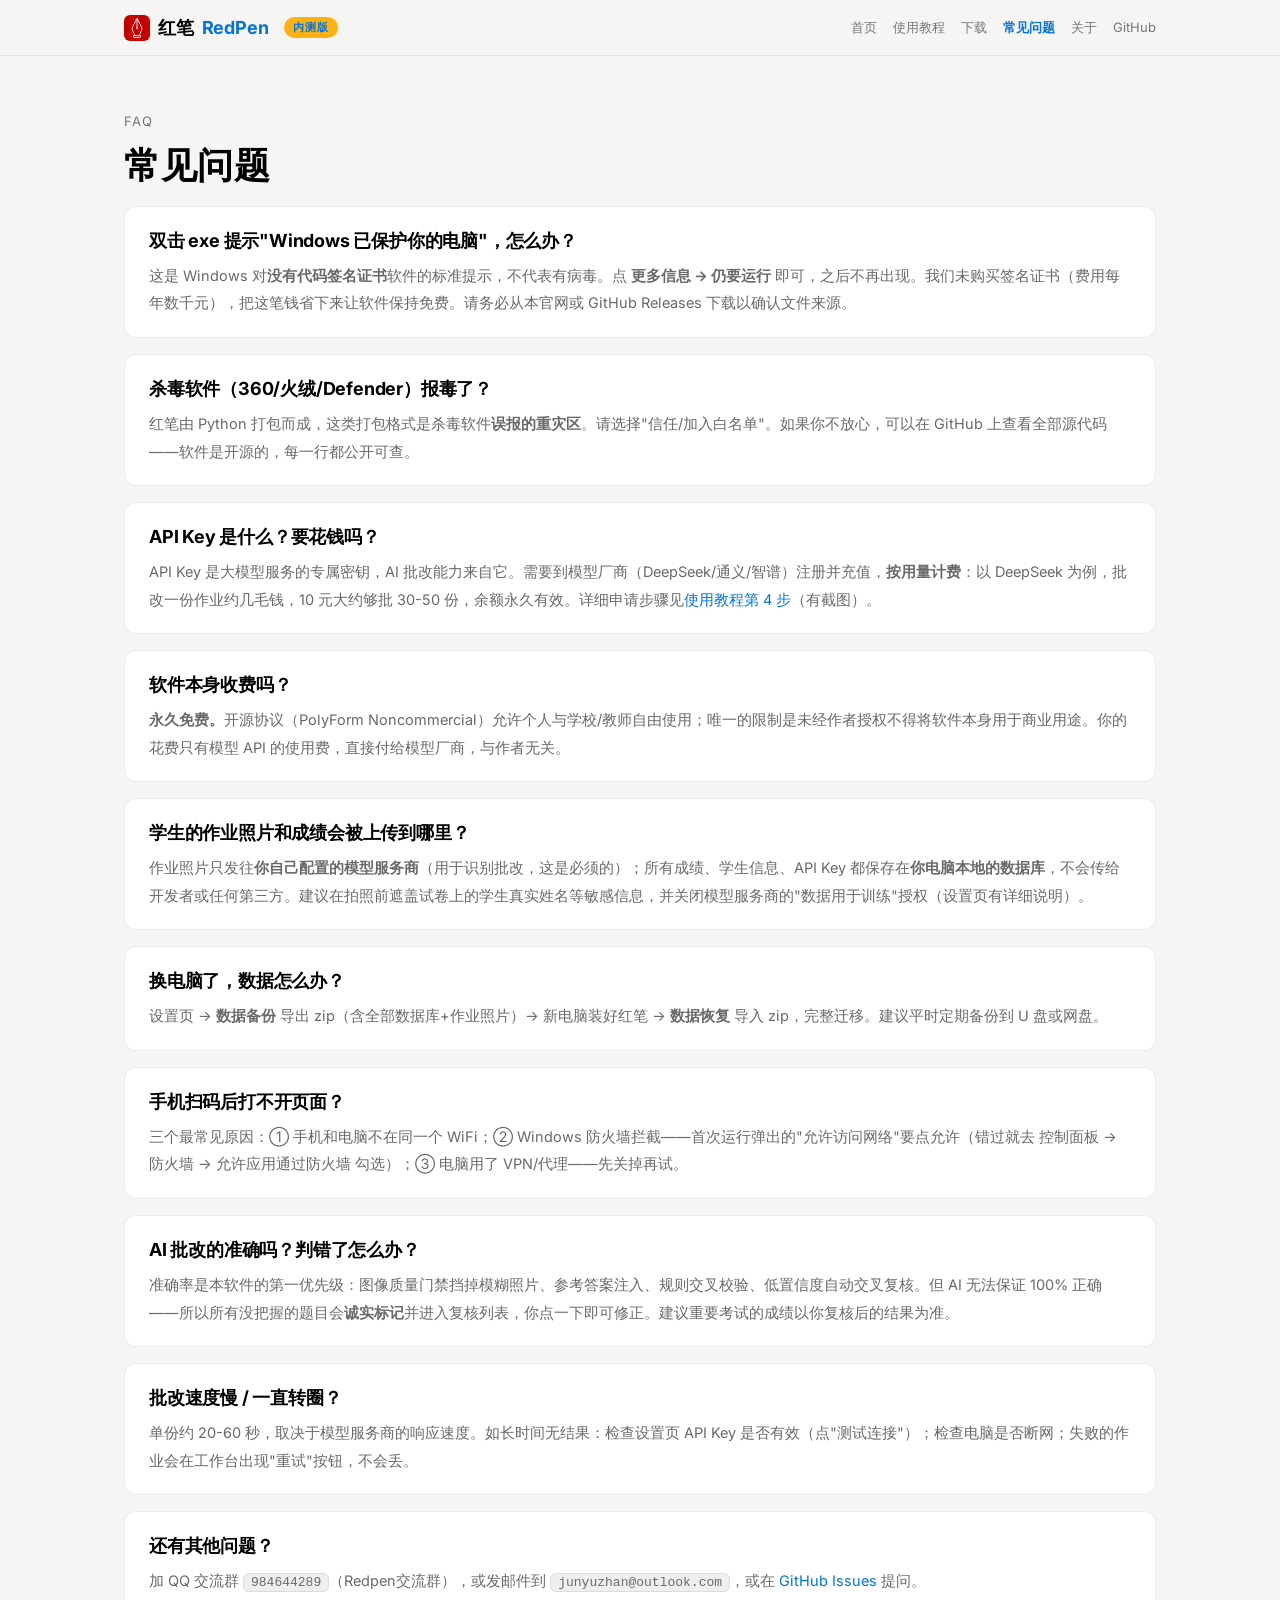
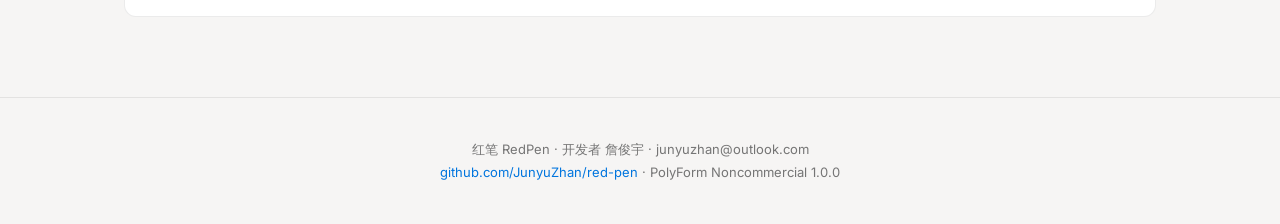
<file: faq.html>
<!DOCTYPE html>
<html lang="zh-CN">
<head>
<meta charset="UTF-8">
<meta name="viewport" content="width=device-width, initial-scale=1.0">
<title>常见问题 · 红笔 RedPen</title>
<meta property="og:title" content="常见问题 · 红笔 RedPen">
<meta property="og:description" content="红笔 RedPen 常见问题解答：运行警告、杀毒误报、API Key申请、费用、数据安全、换电脑迁移。">
<meta property="og:type" content="website">
<meta property="og:url" content="https://redpen.zhanjunyu.com/faq.html">
<meta property="og:image" content="https://redpen.zhanjunyu.com/images/brand/logo_square.png">
<meta name="twitter:card" content="summary">
<meta name="twitter:title" content="常见问题 · 红笔 RedPen">
<meta name="twitter:description" content="红笔 RedPen 常见问题解答：运行警告、杀毒误报、API Key申请、费用、数据安全、换电脑迁移。">
<meta name="twitter:image" content="https://redpen.zhanjunyu.com/images/brand/logo_square.png">
<meta name="description" content="红笔 RedPen 常见问题：运行警告、杀毒误报、API Key、费用、数据安全、换电脑迁移。">
<link rel="icon" type="image/png" href="images/brand/favicon_64.png">
<link href="https://fonts.googleapis.com/css2?family=Inter:wght@400;500;600;700&display=swap" rel="stylesheet">
<link rel="stylesheet" href="assets/style.css?v=12">
<style>
.faq-item{background:var(--white);border:var(--hairline);border-radius:12px;padding:20px 24px;margin-top:16px}
.faq-item h3{font-size:18px;font-weight:700;margin-bottom:8px;letter-spacing:-0.2px}
.faq-item p,.faq-item li{font-size:14.5px;color:var(--slate);line-height:1.9}
.faq-item ol,.faq-item ul{padding-left:20px;margin:6px 0}
.kbd{background:#f0efee;border:var(--hairline);border-radius:6px;padding:1px 7px;font-size:13px;font-family:monospace}
</style>
</head>
<body>
<nav>
  <div class="nav-inner">
    <a class="logo" href="index.html" style="display:inline-flex;align-items:center;gap:8px"><img src="images/brand/logo_48.png" alt="红笔logo" style="width:26px;height:26px;border-radius:6px">红笔 <span>RedPen</span><span class="beta-tag">内测版</span></a>
    <div class="nav-links">
      <a href="index.html">首页</a><a href="guide.html">使用教程</a><a href="download.html">下载</a><a href="faq.html" style="color:var(--notion-blue);font-weight:600">常见问题</a><a href="about.html">关于</a>
      <a href="https://github.com/JunyuZhan/red-pen" target="_blank">GitHub</a>
    </div>
  </div>
</nav>

<div class="wrap">
<section style="margin-top:56px">
  <div class="kicker">FAQ</div>
  <h2 class="heading" style="font-size:36px">常见问题</h2>
</section>

<div class="faq-item">
  <h3>双击 exe 提示"Windows 已保护你的电脑"，怎么办？</h3>
  <p>这是 Windows 对<b>没有代码签名证书</b>软件的标准提示，不代表有病毒。点 <b>更多信息 → 仍要运行</b> 即可，之后不再出现。我们未购买签名证书（费用每年数千元），把这笔钱省下来让软件保持免费。请务必从本官网或 GitHub Releases 下载以确认文件来源。</p>
</div>

<div class="faq-item">
  <h3>杀毒软件（360/火绒/Defender）报毒了？</h3>
  <p>红笔由 Python 打包而成，这类打包格式是杀毒软件<b>误报的重灾区</b>。请选择"信任/加入白名单"。如果你不放心，可以在 GitHub 上查看全部源代码——软件是开源的，每一行都公开可查。</p>
</div>

<div class="faq-item">
  <h3>API Key 是什么？要花钱吗？</h3>
  <p>API Key 是大模型服务的专属密钥，AI 批改能力来自它。需要到模型厂商（DeepSeek/通义/智谱）注册并充值，<b>按用量计费</b>：以 DeepSeek 为例，批改一份作业约几毛钱，10 元大约够批 30-50 份，余额永久有效。详细申请步骤见<a href="guide.html" style="color:var(--notion-blue)">使用教程第 4 步</a>（有截图）。</p>
</div>

<div class="faq-item">
  <h3>软件本身收费吗？</h3>
  <p><b>永久免费。</b>开源协议（PolyForm Noncommercial）允许个人与学校/教师自由使用；唯一的限制是未经作者授权不得将软件本身用于商业用途。你的花费只有模型 API 的使用费，直接付给模型厂商，与作者无关。</p>
</div>

<div class="faq-item">
  <h3>学生的作业照片和成绩会被上传到哪里？</h3>
  <p>作业照片只发往<b>你自己配置的模型服务商</b>（用于识别批改，这是必须的）；所有成绩、学生信息、API Key 都保存在<b>你电脑本地的数据库</b>，不会传给开发者或任何第三方。建议在拍照前遮盖试卷上的学生真实姓名等敏感信息，并关闭模型服务商的"数据用于训练"授权（设置页有详细说明）。</p>
</div>

<div class="faq-item">
  <h3>换电脑了，数据怎么办？</h3>
  <p>设置页 → <b>数据备份</b> 导出 zip（含全部数据库+作业照片）→ 新电脑装好红笔 → <b>数据恢复</b> 导入 zip，完整迁移。建议平时定期备份到 U 盘或网盘。</p>
</div>

<div class="faq-item">
  <h3>手机扫码后打不开页面？</h3>
  <p>三个最常见原因：① 手机和电脑不在同一个 WiFi；② Windows 防火墙拦截——首次运行弹出的"允许访问网络"要点允许（错过就去 控制面板 → 防火墙 → 允许应用通过防火墙 勾选）；③ 电脑用了 VPN/代理——先关掉再试。</p>
</div>

<div class="faq-item">
  <h3>AI 批改的准确吗？判错了怎么办？</h3>
  <p>准确率是本软件的第一优先级：图像质量门禁挡掉模糊照片、参考答案注入、规则交叉校验、低置信度自动交叉复核。但 AI 无法保证 100% 正确——所以所有没把握的题目会<b>诚实标记</b>并进入复核列表，你点一下即可修正。建议重要考试的成绩以你复核后的结果为准。</p>
</div>

<div class="faq-item">
  <h3>批改速度慢 / 一直转圈？</h3>
  <p>单份约 20-60 秒，取决于模型服务商的响应速度。如长时间无结果：检查设置页 API Key 是否有效（点"测试连接"）；检查电脑是否断网；失败的作业会在工作台出现"重试"按钮，不会丢。</p>
</div>

<div class="faq-item">
  <h3>还有其他问题？</h3>
  <p>加 QQ 交流群 <span class="kbd">984644289</span>（Redpen交流群），或发邮件到 <span class="kbd">junyuzhan@outlook.com</span>，或在 <a href="https://github.com/JunyuZhan/red-pen/issues" target="_blank" style="color:var(--notion-blue)">GitHub Issues</a> 提问。</p>
</div>
</div>

<footer>
  红笔 RedPen · 开发者 詹俊宇 · junyuzhan@outlook.com<br>
  <a href="https://github.com/JunyuZhan/red-pen" target="_blank" style="color:var(--notion-blue)">github.com/JunyuZhan/red-pen</a> · PolyForm Noncommercial 1.0.0
</footer>
</body>
</html>
</file>
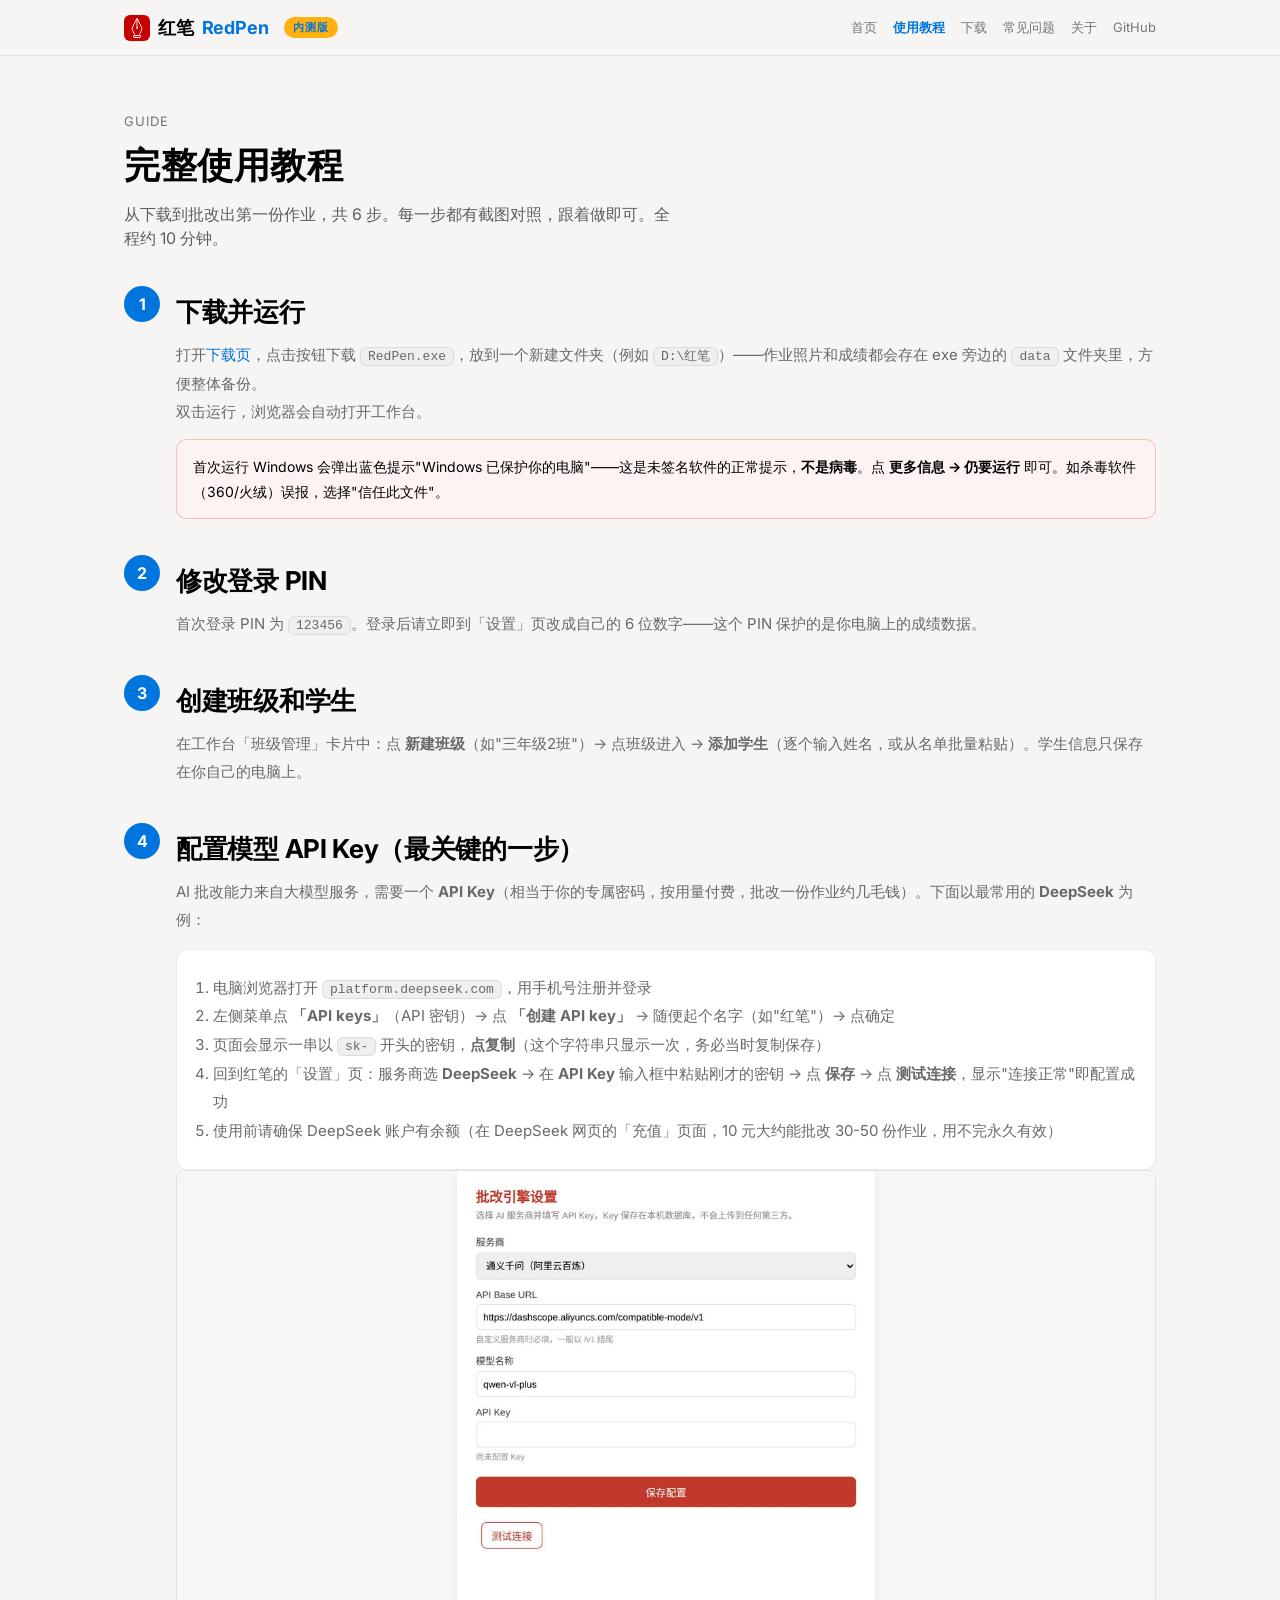
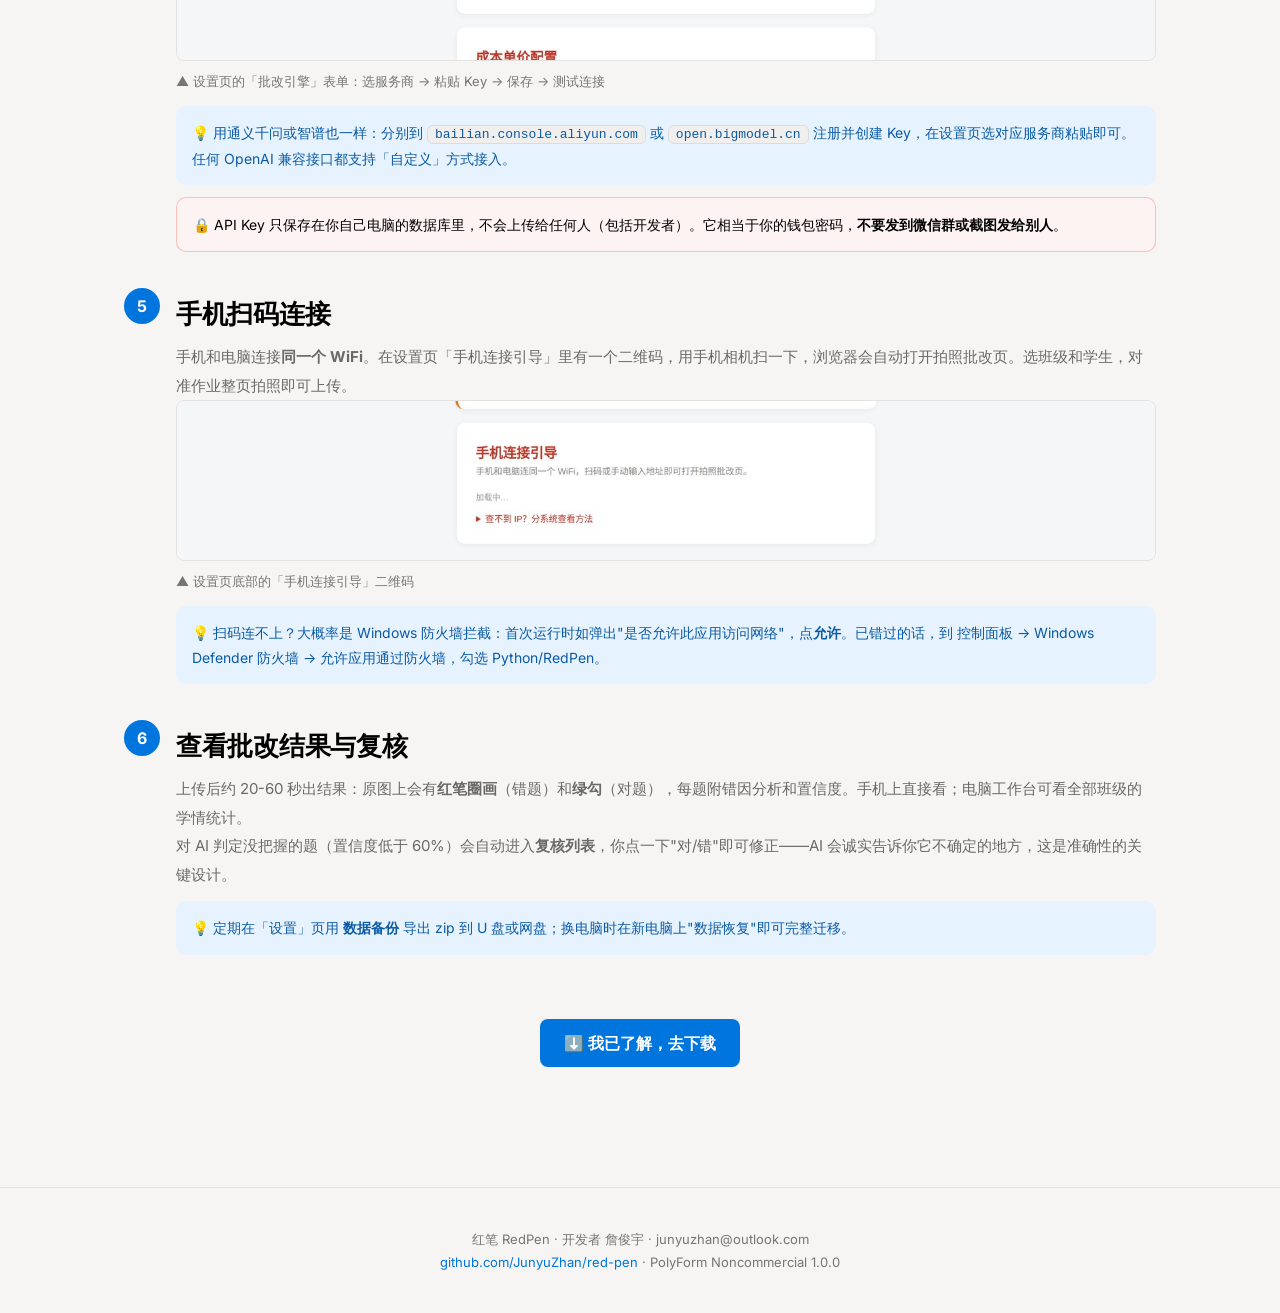
<file: guide.html>
<!DOCTYPE html>
<html lang="zh-CN">
<head>
<meta charset="UTF-8">
<meta name="viewport" content="width=device-width, initial-scale=1.0">
<title>使用教程 · 红笔 RedPen</title>
<meta property="og:title" content="使用教程 · 红笔 RedPen">
<meta property="og:description" content="从下载到批改出第一份作业共6步图文教程，手把手教老师配置模型API Key（DeepSeek/通义/智谱），每步配截图。">
<meta property="og:type" content="website">
<meta property="og:url" content="https://redpen.zhanjunyu.com/guide.html">
<meta property="og:image" content="https://redpen.zhanjunyu.com/images/brand/logo_square.png">
<meta name="twitter:card" content="summary">
<meta name="twitter:title" content="使用教程 · 红笔 RedPen">
<meta name="twitter:description" content="从下载到批改出第一份作业共6步图文教程，手把手教老师配置模型API Key（DeepSeek/通义/智谱），每步配截图。">
<meta name="twitter:image" content="https://redpen.zhanjunyu.com/images/brand/logo_square.png">
<meta name="description" content="红笔 RedPen 完整图文使用教程：下载安装、修改PIN、创建班级、配置模型API Key（DeepSeek/通义/智谱）、手机扫码批改。">
<link rel="icon" type="image/png" href="images/brand/favicon_64.png">
<link href="https://fonts.googleapis.com/css2?family=Inter:wght@400;500;600;700&display=swap" rel="stylesheet">
<link rel="stylesheet" href="assets/style.css?v=12">
<style>
.step{display:flex;gap:16px;margin-top:36px}
.step-num{flex-shrink:0;width:36px;height:36px;line-height:36px;text-align:center;background:var(--notion-blue);color:#fff;border-radius:9999px;font-weight:700;font-size:16px}
.step-body{flex:1;min-width:0}
.step-body h2{font-size:26px;font-weight:700;letter-spacing:-0.3px;margin:6px 0 10px}
.step-body p, .step-body li{font-size:15px;color:var(--slate);line-height:1.9}
.step-body ol,.step-body ul{padding-left:20px;margin:8px 0}
.step-body .card{margin-top:14px;padding:16px}
.step-body img{width:100%;height:auto;border-radius:8px;border:var(--hairline);display:block}
.hint-box{background:var(--sky-tint);border-radius:10px;padding:14px 16px;font-size:14px;color:#0b5aa5;line-height:1.8;margin-top:12px}
.warn-box{background:#fdf3f2;border:1px solid rgba(227,45,20,0.25);border-radius:10px;padding:14px 16px;font-size:14px;color:var(--brand);line-height:1.8;margin-top:12px}
.kbd{background:#f0efee;border:var(--hairline);border-radius:6px;padding:1px 7px;font-size:13px;font-family:monospace}
</style>
</head>
<body>
<nav>
  <div class="nav-inner">
    <a class="logo" href="index.html" style="display:inline-flex;align-items:center;gap:8px"><img src="images/brand/logo_48.png" alt="红笔logo" style="width:26px;height:26px;border-radius:6px">红笔 <span>RedPen</span><span class="beta-tag">内测版</span></a>
    <div class="nav-links">
      <a href="index.html">首页</a><a href="guide.html" style="color:var(--notion-blue);font-weight:600">使用教程</a><a href="download.html">下载</a><a href="faq.html">常见问题</a><a href="about.html">关于</a>
      <a href="https://github.com/JunyuZhan/red-pen" target="_blank">GitHub</a>
    </div>
  </div>
</nav>

<div class="wrap">
<section style="margin-top:56px">
  <div class="kicker">Guide</div>
  <h2 class="heading" style="font-size:36px">完整使用教程</h2>
  <p class="sub" style="font-size:16px;margin-top:12px">从下载到批改出第一份作业，共 6 步。每一步都有截图对照，跟着做即可。全程约 10 分钟。</p>
</section>

<!-- 第1步 -->
<div class="step">
  <div class="step-num">1</div>
  <div class="step-body">
    <h2>下载并运行</h2>
    <p>打开<a href="download.html" style="color:var(--notion-blue)">下载页</a>，点击按钮下载 <span class="kbd">RedPen.exe</span>，放到一个新建文件夹（例如 <span class="kbd">D:\红笔</span>）——作业照片和成绩都会存在 exe 旁边的 <span class="kbd">data</span> 文件夹里，方便整体备份。</p>
    <p>双击运行，浏览器会自动打开工作台。</p>
    <div class="warn-box">首次运行 Windows 会弹出蓝色提示"Windows 已保护你的电脑"——这是未签名软件的正常提示，<b>不是病毒</b>。点 <b>更多信息 → 仍要运行</b> 即可。如杀毒软件（360/火绒）误报，选择"信任此文件"。</div>
  </div>
</div>

<!-- 第2步 -->
<div class="step">
  <div class="step-num">2</div>
  <div class="step-body">
    <h2>修改登录 PIN</h2>
    <p>首次登录 PIN 为 <span class="kbd">123456</span>。登录后请立即到「设置」页改成自己的 6 位数字——这个 PIN 保护的是你电脑上的成绩数据。</p>
  </div>
</div>

<!-- 第3步 -->
<div class="step">
  <div class="step-num">3</div>
  <div class="step-body">
    <h2>创建班级和学生</h2>
    <p>在工作台「班级管理」卡片中：点 <b>新建班级</b>（如"三年级2班"）→ 点班级进入 → <b>添加学生</b>（逐个输入姓名，或从名单批量粘贴）。学生信息只保存在你自己的电脑上。</p>
  </div>
</div>

<!-- 第4步 -->
<div class="step">
  <div class="step-num">4</div>
  <div class="step-body">
    <h2>配置模型 API Key（最关键的一步）</h2>
    <p>AI 批改能力来自大模型服务，需要一个 <b>API Key</b>（相当于你的专属密码，按用量付费，批改一份作业约几毛钱）。下面以最常用的 <b>DeepSeek</b> 为例：</p>
    <div class="card">
      <ol>
        <li>电脑浏览器打开 <span class="kbd">platform.deepseek.com</span>，用手机号注册并登录</li>
        <li>左侧菜单点 <b>「API keys」</b>（API 密钥）→ 点 <b>「创建 API key」</b> → 随便起个名字（如"红笔"）→ 点确定</li>
        <li>页面会显示一串以 <span class="kbd">sk-</span> 开头的密钥，<b>点复制</b>（这个字符串只显示一次，务必当时复制保存）</li>
        <li>回到红笔的「设置」页：服务商选 <b>DeepSeek</b> → 在 <b>API Key</b> 输入框中粘贴刚才的密钥 → 点 <b>保存</b> → 点 <b>测试连接</b>，显示"连接正常"即配置成功</li>
        <li>使用前请确保 DeepSeek 账户有余额（在 DeepSeek 网页的「充值」页面，10 元大约能批改 30-50 份作业，用不完永久有效）</li>
      </ol>
    </div>
    <img loading="lazy" src="images/guide/step_key_form.jpg" width="1440" height="720" alt="设置页批改引擎配置表单">
    <p style="font-size:13px;color:var(--stone);margin-top:8px">▲ 设置页的「批改引擎」表单：选服务商 → 粘贴 Key → 保存 → 测试连接</p>
    <div class="hint-box">💡 用通义千问或智谱也一样：分别到 <span class="kbd">bailian.console.aliyun.com</span> 或 <span class="kbd">open.bigmodel.cn</span> 注册并创建 Key，在设置页选对应服务商粘贴即可。任何 OpenAI 兼容接口都支持「自定义」方式接入。</div>
    <div class="warn-box">🔒 API Key 只保存在你自己电脑的数据库里，不会上传给任何人（包括开发者）。它相当于你的钱包密码，<b>不要发到微信群或截图发给别人</b>。</div>
  </div>
</div>

<!-- 第5步 -->
<div class="step">
  <div class="step-num">5</div>
  <div class="step-body">
    <h2>手机扫码连接</h2>
    <p>手机和电脑连接<b>同一个 WiFi</b>。在设置页「手机连接引导」里有一个二维码，用手机相机扫一下，浏览器会自动打开拍照批改页。选班级和学生，对准作业整页拍照即可上传。</p>
    <img loading="lazy" src="images/guide/step_qr.jpg" width="1440" height="234" alt="手机连接引导二维码">
    <p style="font-size:13px;color:var(--stone);margin-top:8px">▲ 设置页底部的「手机连接引导」二维码</p>
    <div class="hint-box">💡 扫码连不上？大概率是 Windows 防火墙拦截：首次运行时如弹出"是否允许此应用访问网络"，点<b>允许</b>。已错过的话，到 控制面板 → Windows Defender 防火墙 → 允许应用通过防火墙，勾选 Python/RedPen。</div>
  </div>
</div>

<!-- 第6步 -->
<div class="step">
  <div class="step-num">6</div>
  <div class="step-body">
    <h2>查看批改结果与复核</h2>
    <p>上传后约 20-60 秒出结果：原图上会有<b>红笔圈画</b>（错题）和<b>绿勾</b>（对题），每题附错因分析和置信度。手机上直接看；电脑工作台可看全部班级的学情统计。</p>
    <p>对 AI 判定没把握的题（置信度低于 60%）会自动进入<b>复核列表</b>，你点一下"对/错"即可修正——AI 会诚实告诉你它不确定的地方，这是准确性的关键设计。</p>
    <div class="hint-box">💡 定期在「设置」页用 <b>数据备份</b> 导出 zip 到 U 盘或网盘；换电脑时在新电脑上"数据恢复"即可完整迁移。</div>
  </div>
</div>

<section style="margin-top:64px;text-align:center;padding-bottom:40px">
  <a class="btn btn-primary" href="download.html">⬇️ 我已了解，去下载</a>
</section>
</div>

<footer>
  红笔 RedPen · 开发者 詹俊宇 · junyuzhan@outlook.com<br>
  <a href="https://github.com/JunyuZhan/red-pen" target="_blank" style="color:var(--notion-blue)">github.com/JunyuZhan/red-pen</a> · PolyForm Noncommercial 1.0.0
</footer>
</body>
</html>
</file>
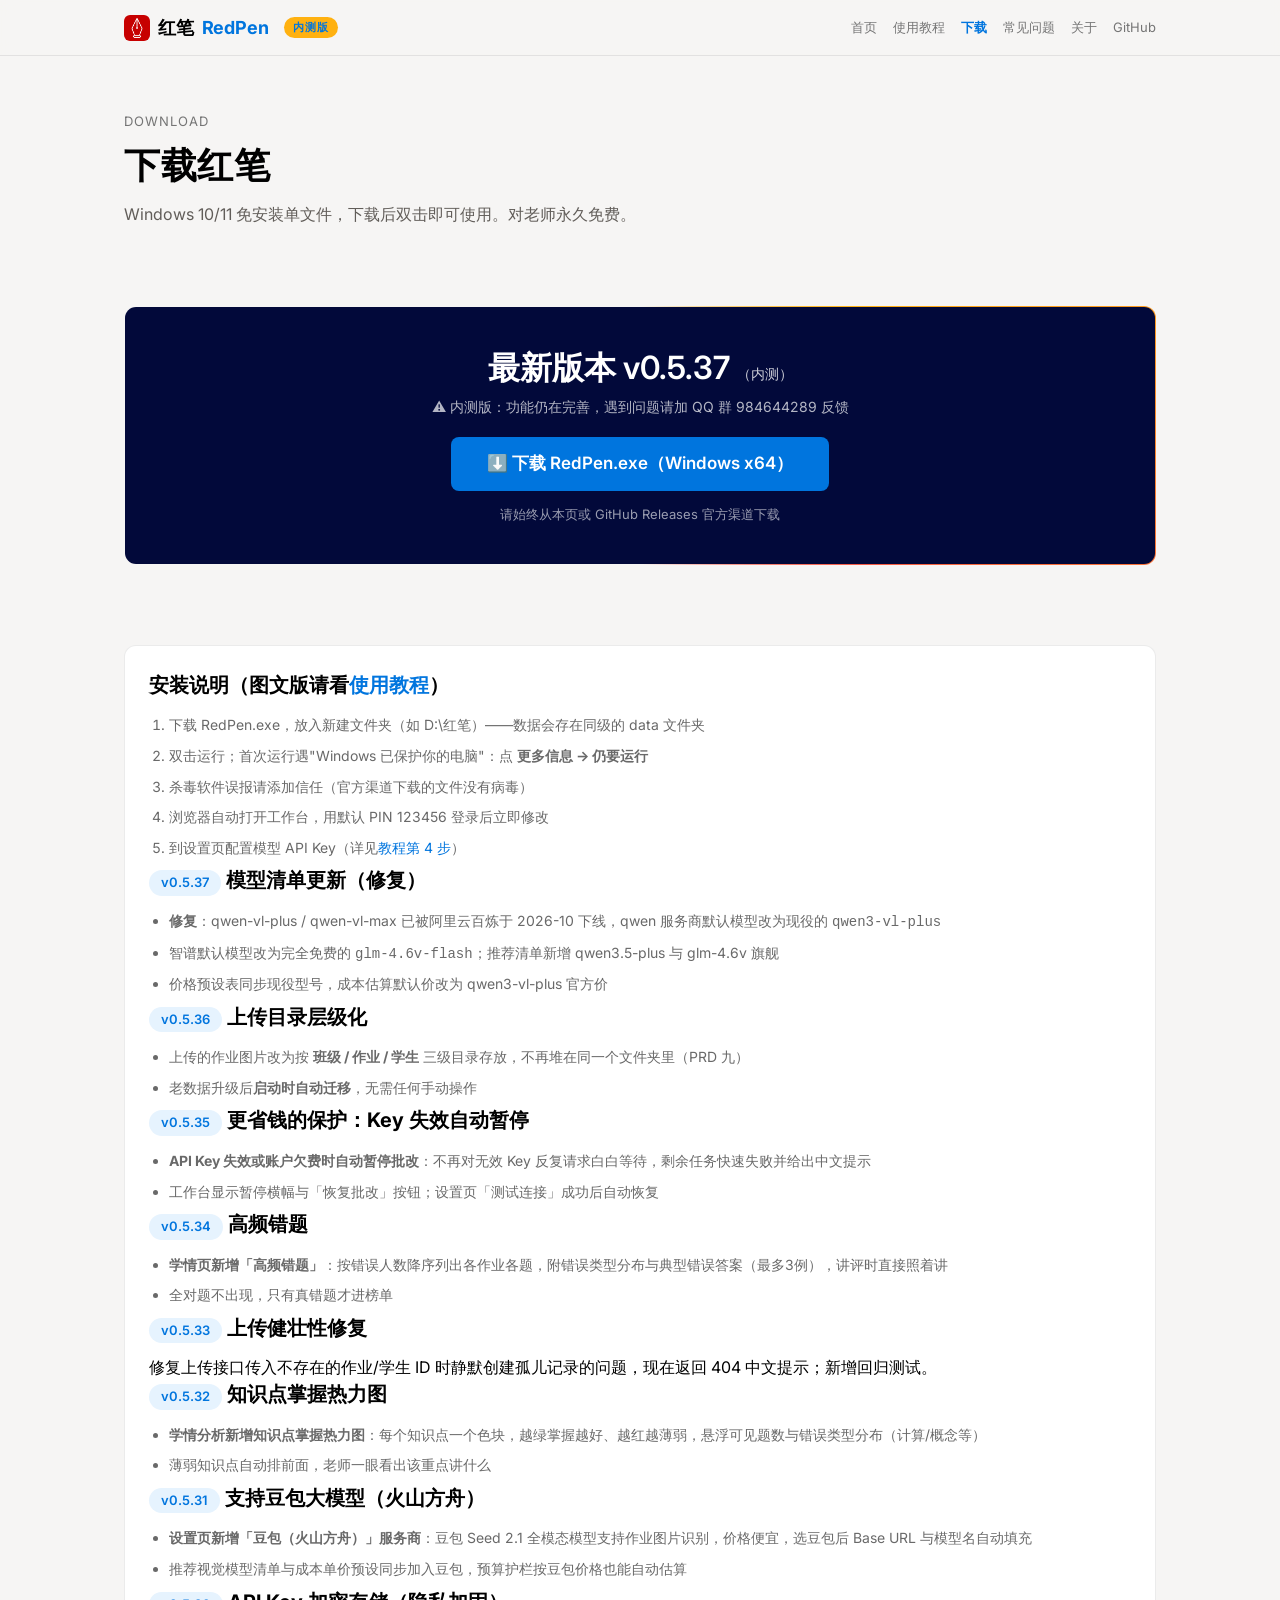
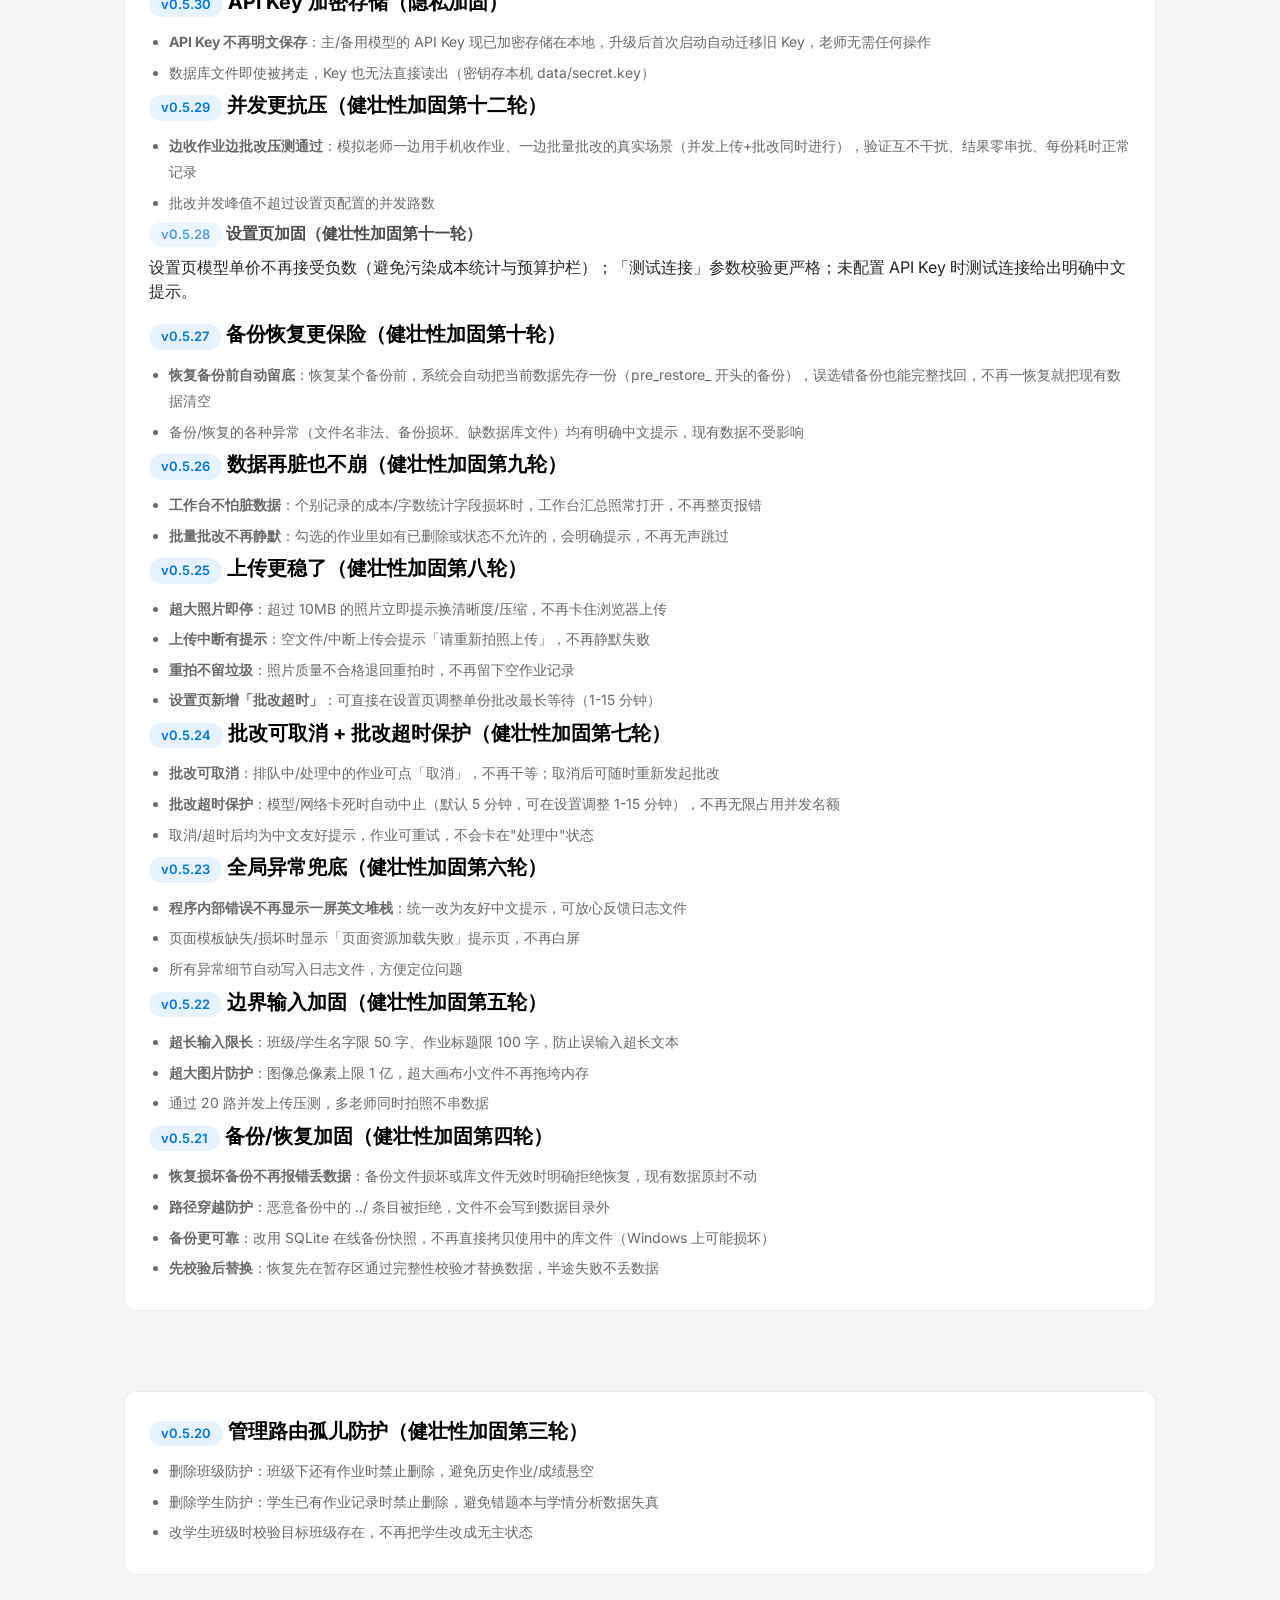
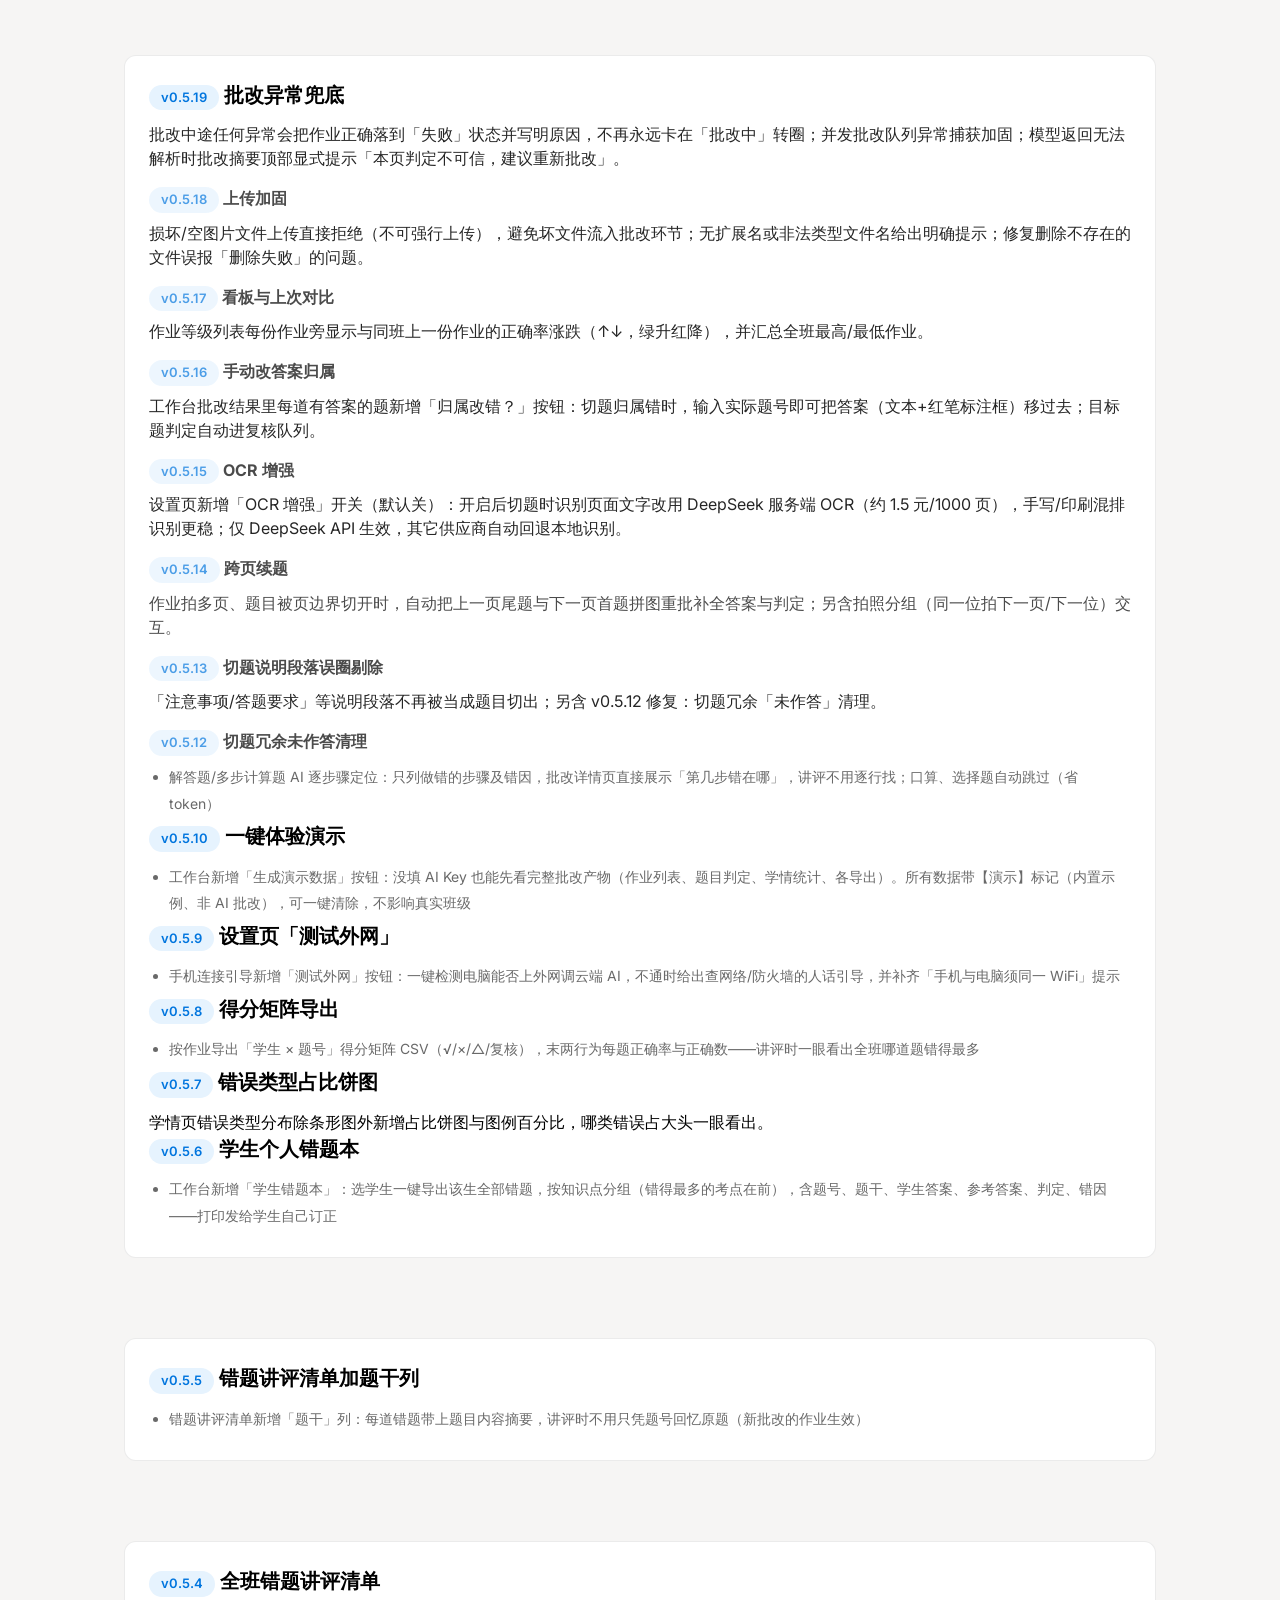
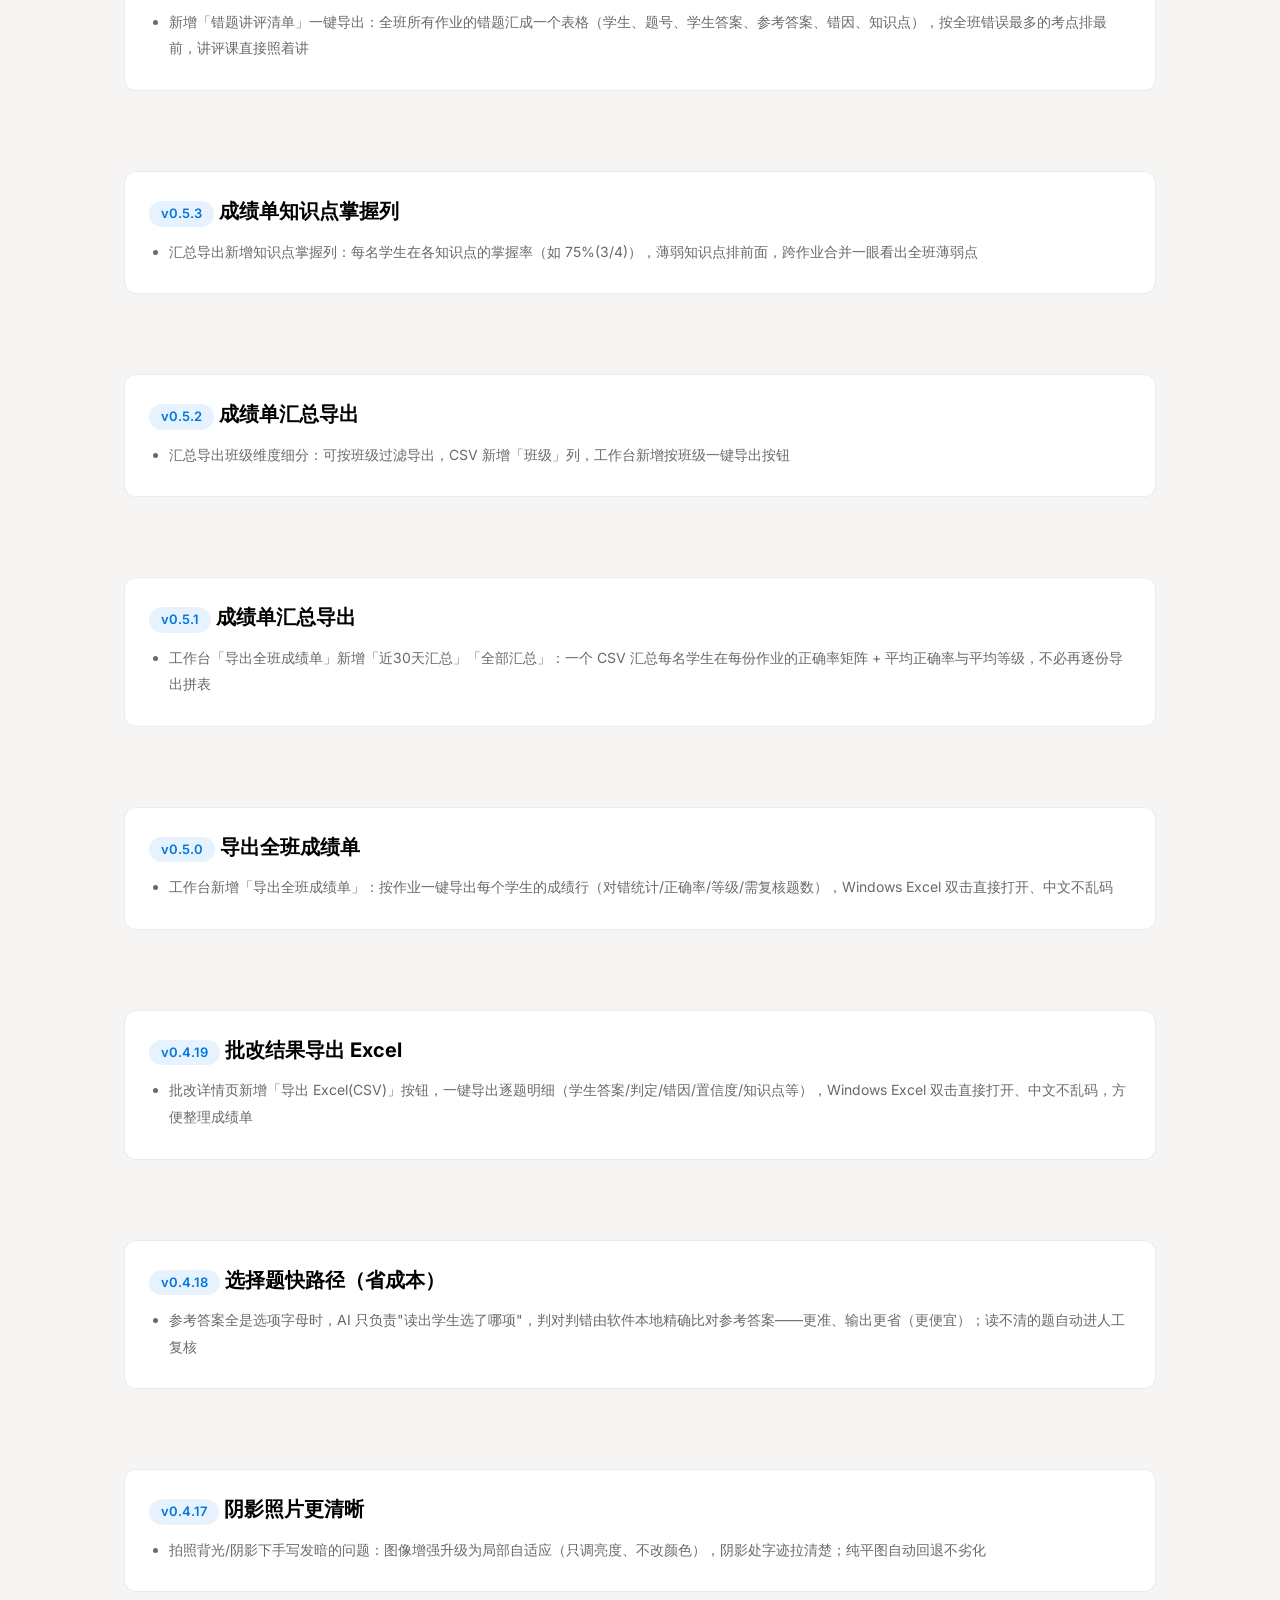
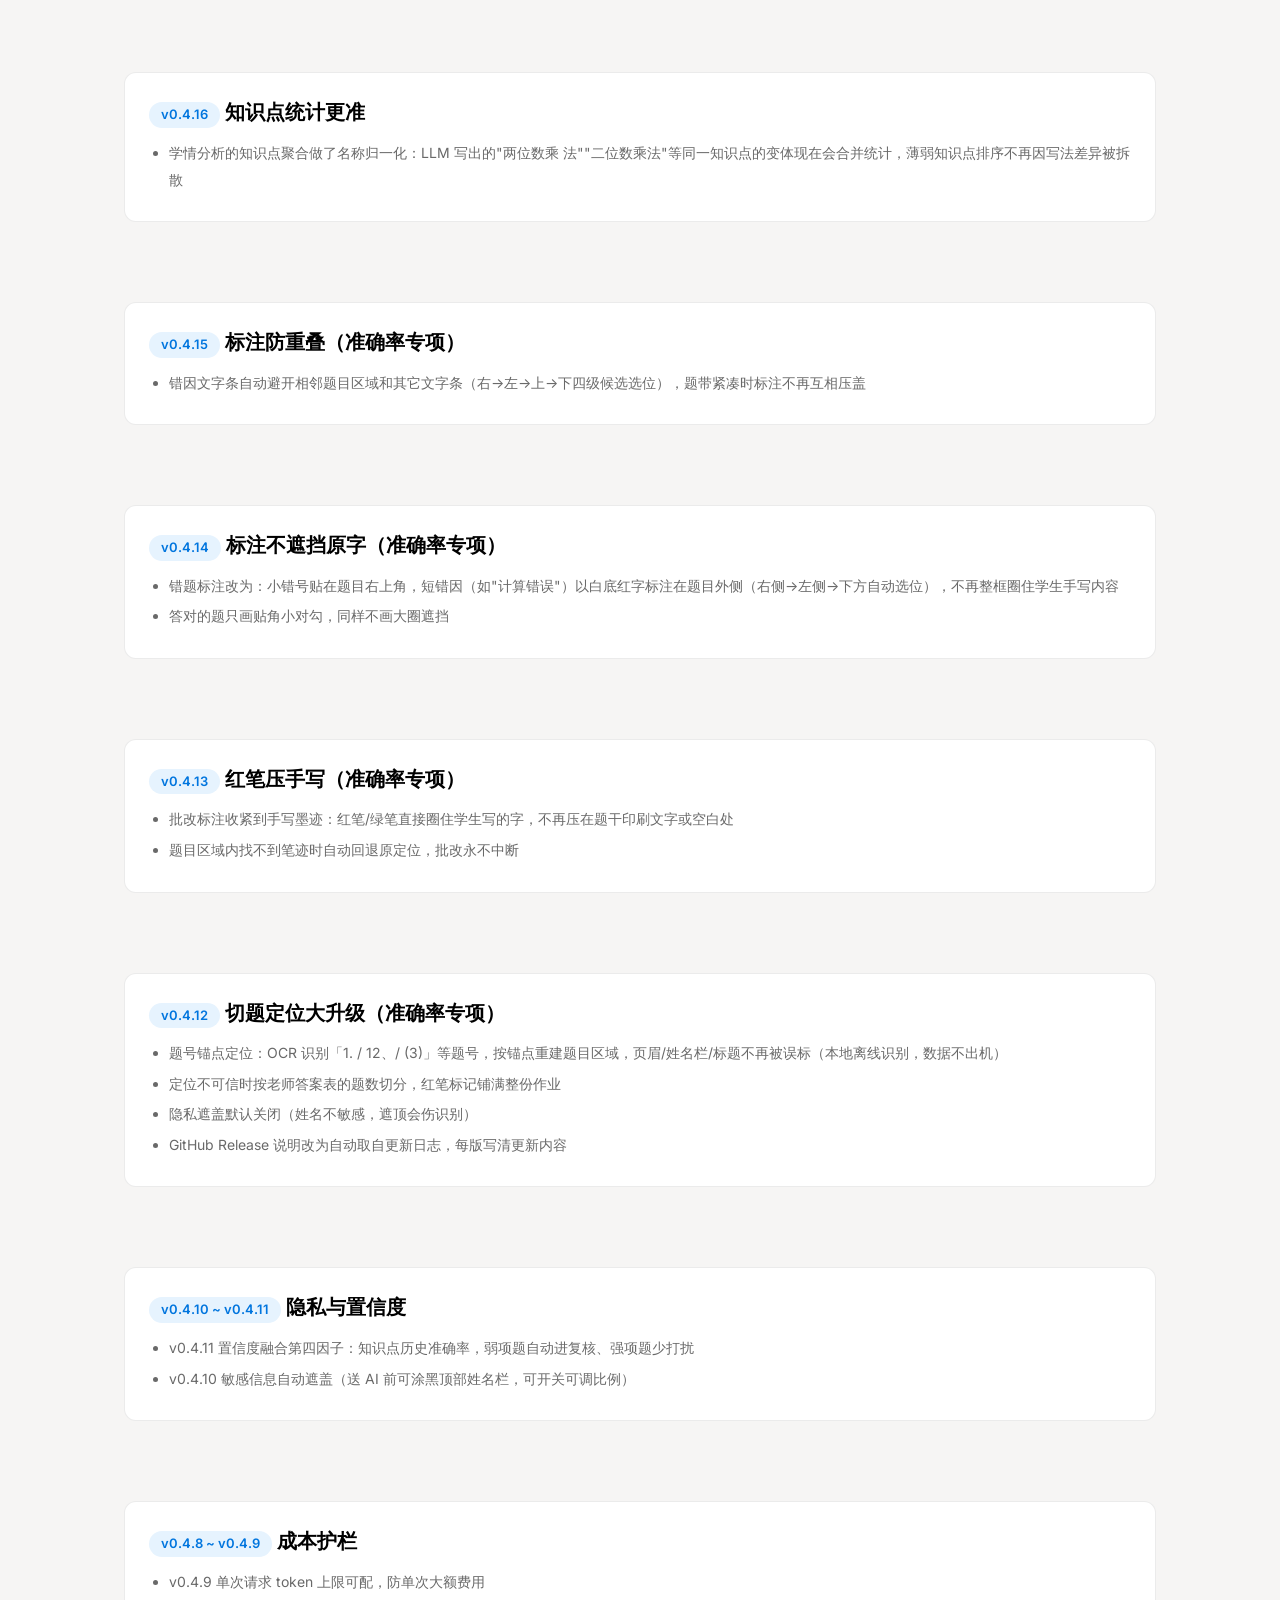
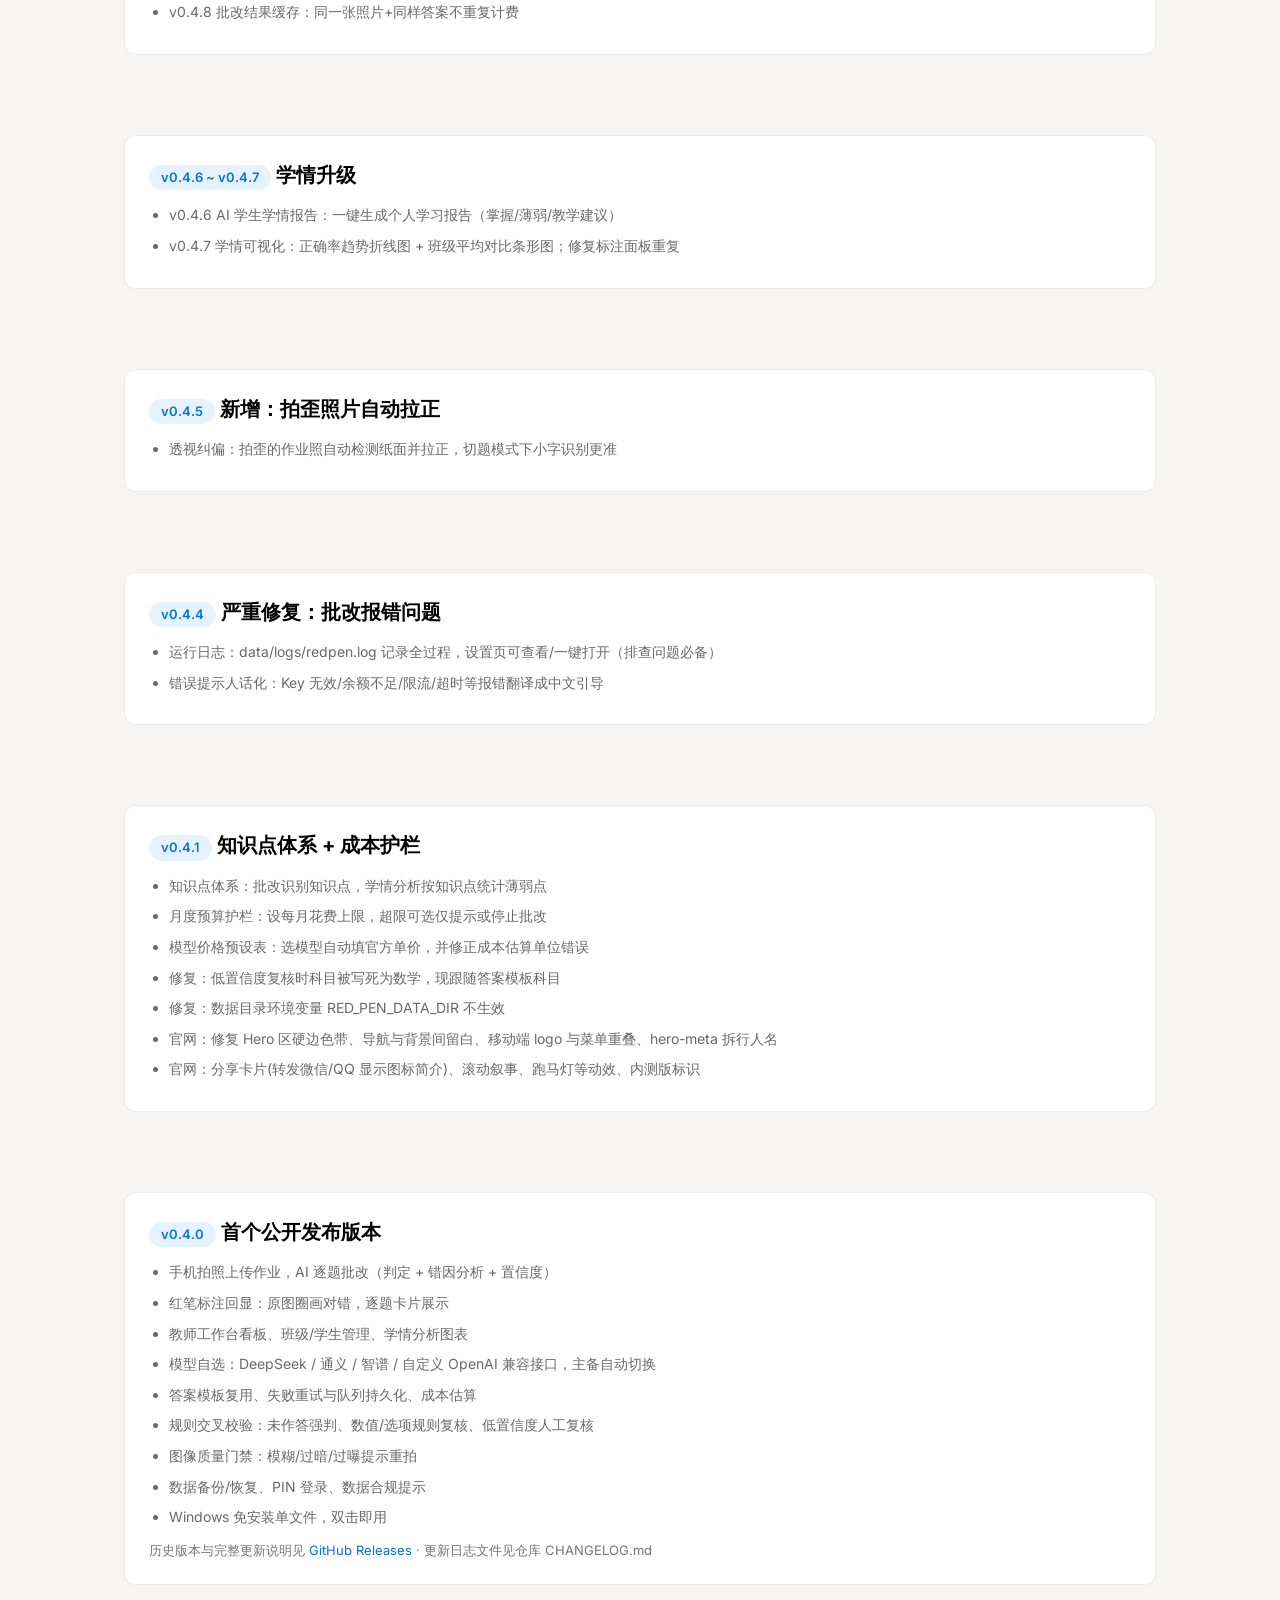
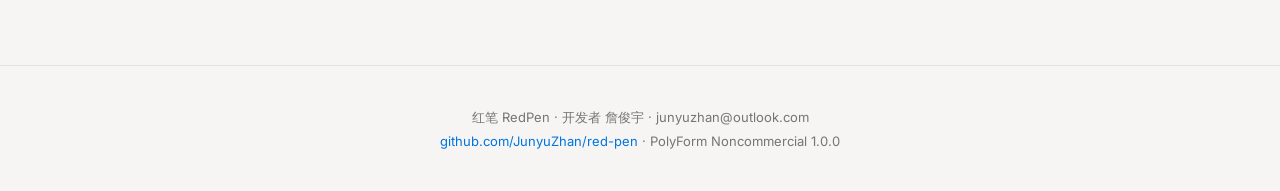
<file: site/download.html>
<!DOCTYPE html>
<html lang="zh-CN">
<head>
<meta charset="UTF-8">
<meta name="viewport" content="width=device-width, initial-scale=1.0">
<title>下载 · 红笔 RedPen</title>
<meta property="og:title" content="下载 · 红笔 RedPen">
<meta property="og:description" content="下载红笔 RedPen Windows 免安装版，双击即用。对老师永久免费，数据保存在本机。">
<meta property="og:type" content="website">
<meta property="og:url" content="https://redpen.zhanjunyu.com/download.html">
<meta property="og:image" content="https://redpen.zhanjunyu.com/images/brand/logo_square.png">
<meta name="twitter:card" content="summary">
<meta name="twitter:title" content="下载 · 红笔 RedPen">
<meta name="twitter:description" content="下载红笔 RedPen Windows 免安装版，双击即用。对老师永久免费，数据保存在本机。">
<meta name="twitter:image" content="https://redpen.zhanjunyu.com/images/brand/logo_square.png">
<meta name="description" content="下载红笔 RedPen Windows 免安装版，双击即用。版本历史与安装说明。">
<link rel="icon" type="image/png" href="images/brand/favicon_64.png">
<link href="https://fonts.googleapis.com/css2?family=Inter:wght@400;500;600;700&display=swap" rel="stylesheet">
<link rel="stylesheet" href="assets/style.css?v=12">
<style>
.ver-card{background:var(--white);border:var(--hairline);border-radius:12px;padding:24px;margin-top:20px}
.ver-tag{display:inline-block;background:var(--sky-tint);color:var(--notion-blue);font-size:13px;font-weight:600;border-radius:9999px;padding:3px 12px}
.changelog{font-size:14px;color:var(--slate);line-height:1.9;padding-left:20px}
.changelog li{margin:4px 0}
</style>
</head>
<body>
<nav>
  <div class="nav-inner">
    <a class="logo" href="index.html" style="display:inline-flex;align-items:center;gap:8px"><img src="images/brand/logo_48.png" alt="红笔logo" style="width:26px;height:26px;border-radius:6px">红笔 <span>RedPen</span><span class="beta-tag">内测版</span></a>
    <div class="nav-links">
      <a href="index.html">首页</a><a href="guide.html">使用教程</a><a href="download.html" style="color:var(--notion-blue);font-weight:600">下载</a><a href="faq.html">常见问题</a><a href="about.html">关于</a>
      <a href="https://github.com/JunyuZhan/red-pen" target="_blank">GitHub</a>
    </div>
  </div>
</nav>

<div class="wrap">
<section style="margin-top:56px">
  <div class="kicker">Download</div>
  <h2 class="heading" style="font-size:36px">下载红笔</h2>
  <p class="sub" style="font-size:16px;margin-top:12px">Windows 10/11 免安装单文件，下载后双击即可使用。对老师永久免费。</p>
</section>

<section>
  <div class="dl-card" style="padding:40px 32px">
    <h2 style="font-size:32px">最新版本 v0.5.37 <span style="font-size:14px;font-weight:400;opacity:.8">（内测）</span></h2>
    <p style="margin-top:8px;color:rgba(255,255,255,0.7);font-size:14px">⚠️ 内测版：功能仍在完善，遇到问题请加 QQ 群 984644289 反馈</p>
    <a class="btn btn-primary" style="margin-top:20px;font-size:17px;padding:14px 36px" href="https://github.com/JunyuZhan/red-pen/releases/latest" target="_blank">⬇️ 下载 RedPen.exe（Windows x64）</a>
    <p style="margin-top:14px;font-size:13px;color:rgba(255,255,255,0.6)">请始终从本页或 GitHub Releases 官方渠道下载</p>
  </div>
</section>

<section>
  <div class="ver-card">
    <h3 style="font-size:20px;margin-bottom:12px">安装说明（图文版请看<a href="guide.html" style="color:var(--notion-blue)">使用教程</a>）</h3>
    <ol class="changelog">
      <li>下载 <span class="kbd">RedPen.exe</span>，放入新建文件夹（如 <span class="kbd">D:\红笔</span>）——数据会存在同级的 <span class="kbd">data</span> 文件夹</li>
      <li>双击运行；首次运行遇"Windows 已保护你的电脑"：点 <b>更多信息 → 仍要运行</b></li>
      <li>杀毒软件误报请添加信任（官方渠道下载的文件没有病毒）</li>
      <li>浏览器自动打开工作台，用默认 PIN <span class="kbd">123456</span> 登录后立即修改</li>
      <li>到设置页配置模型 API Key（详见<a href="guide.html" style="color:var(--notion-blue)">教程第 4 步</a>）</li>
    </ol>
    <h3 style="font-size:20px;margin-bottom:12px"><span class="ver-tag">v0.5.37</span> 模型清单更新（修复）</h3>
    <ul class="changelog">
      <li><b>修复</b>：qwen-vl-plus / qwen-vl-max 已被阿里云百炼于 2026-10 下线，qwen 服务商默认模型改为现役的 <code>qwen3-vl-plus</code></li>
      <li>智谱默认模型改为完全免费的 <code>glm-4.6v-flash</code>；推荐清单新增 qwen3.5-plus 与 glm-4.6v 旗舰</li>
      <li>价格预设表同步现役型号，成本估算默认价改为 qwen3-vl-plus 官方价</li>
    </ul>
    <h3 style="font-size:20px;margin-bottom:12px"><span class="ver-tag">v0.5.36</span> 上传目录层级化</h3>
    <ul class="changelog">
      <li>上传的作业图片改为按 <b>班级 / 作业 / 学生</b> 三级目录存放，不再堆在同一个文件夹里（PRD 九）</li>
      <li>老数据升级后<b>启动时自动迁移</b>，无需任何手动操作</li>
    </ul>
    <h3 style="font-size:20px;margin-bottom:12px"><span class="ver-tag">v0.5.35</span> 更省钱的保护：Key 失效自动暂停</h3>
    <ul class="changelog">
      <li><b>API Key 失效或账户欠费时自动暂停批改</b>：不再对无效 Key 反复请求白白等待，剩余任务快速失败并给出中文提示</li>
      <li>工作台显示暂停横幅与「恢复批改」按钮；设置页「测试连接」成功后自动恢复</li>
    </ul>
    <h3 style="font-size:20px;margin-bottom:12px"><span class="ver-tag">v0.5.34</span> 高频错题</h3>
    <ul class="changelog">
      <li><b>学情页新增「高频错题」</b>：按错误人数降序列出各作业各题，附错误类型分布与典型错误答案（最多3例），讲评时直接照着讲</li>
      <li>全对题不出现，只有真错题才进榜单</li>
    </ul>
    <h3 style="font-size:20px;margin-bottom:12px"><span class="ver-tag">v0.5.33</span> 上传健壮性修复</h3>
    <p>修复上传接口传入不存在的作业/学生 ID 时静默创建孤儿记录的问题，现在返回 404 中文提示；新增回归测试。</p>
    <h3 style="font-size:20px;margin-bottom:12px"><span class="ver-tag">v0.5.32</span> 知识点掌握热力图</h3>
    <ul class="changelog">
      <li><b>学情分析新增知识点掌握热力图</b>：每个知识点一个色块，越绿掌握越好、越红越薄弱，悬浮可见题数与错误类型分布（计算/概念等）</li>
      <li>薄弱知识点自动排前面，老师一眼看出该重点讲什么</li>
    </ul>
    <h3 style="font-size:20px;margin-bottom:12px"><span class="ver-tag">v0.5.31</span> 支持豆包大模型（火山方舟）</h3>
    <ul class="changelog">
      <li><b>设置页新增「豆包（火山方舟）」服务商</b>：豆包 Seed 2.1 全模态模型支持作业图片识别，价格便宜，选豆包后 Base URL 与模型名自动填充</li>
      <li>推荐视觉模型清单与成本单价预设同步加入豆包，预算护栏按豆包价格也能自动估算</li>
    </ul>
    <h3 style="font-size:20px;margin-bottom:12px"><span class="ver-tag">v0.5.30</span> API Key 加密存储（隐私加固）</h3>
    <ul class="changelog">
      <li><b>API Key 不再明文保存</b>：主/备用模型的 API Key 现已加密存储在本地，升级后首次启动自动迁移旧 Key，老师无需任何操作</li>
      <li>数据库文件即使被拷走，Key 也无法直接读出（密钥存本机 data/secret.key）</li>
    </ul>
    <h3 style="font-size:20px;margin-bottom:12px"><span class="ver-tag">v0.5.29</span> 并发更抗压（健壮性加固第十二轮）</h3>
    <ul class="changelog">
      <li><b>边收作业边批改压测通过</b>：模拟老师一边用手机收作业、一边批量批改的真实场景（并发上传+批改同时进行），验证互不干扰、结果零串扰、每份耗时正常记录</li>
      <li>批改并发峰值不超过设置页配置的并发路数</li>
    </ul>
    <h3 style="font-size:16px;margin-bottom:8px;opacity:.7"><span class="ver-tag">v0.5.28</span> 设置页加固（健壮性加固第十一轮）</h3>
    <p style="margin-bottom:16px;opacity:.85">设置页模型单价不再接受负数（避免污染成本统计与预算护栏）；「测试连接」参数校验更严格；未配置 API Key 时测试连接给出明确中文提示。</p>
    <h3 style="font-size:20px;margin-bottom:12px"><span class="ver-tag">v0.5.27</span> 备份恢复更保险（健壮性加固第十轮）</h3>
    <ul class="changelog">
      <li><b>恢复备份前自动留底</b>：恢复某个备份前，系统会自动把当前数据先存一份（pre_restore_ 开头的备份），误选错备份也能完整找回，不再一恢复就把现有数据清空</li>
      <li>备份/恢复的各种异常（文件名非法、备份损坏、缺数据库文件）均有明确中文提示，现有数据不受影响</li>
    </ul>
    <h3 style="font-size:20px;margin-bottom:12px"><span class="ver-tag">v0.5.26</span> 数据再脏也不崩（健壮性加固第九轮）</h3>
    <ul class="changelog">
      <li><b>工作台不怕脏数据</b>：个别记录的成本/字数统计字段损坏时，工作台汇总照常打开，不再整页报错</li>
      <li><b>批量批改不再静默</b>：勾选的作业里如有已删除或状态不允许的，会明确提示，不再无声跳过</li>
    </ul>
    <h3 style="font-size:20px;margin-bottom:12px"><span class="ver-tag">v0.5.25</span> 上传更稳了（健壮性加固第八轮）</h3>
    <ul class="changelog">
      <li><b>超大照片即停</b>：超过 10MB 的照片立即提示换清晰度/压缩，不再卡住浏览器上传</li>
      <li><b>上传中断有提示</b>：空文件/中断上传会提示「请重新拍照上传」，不再静默失败</li>
      <li><b>重拍不留垃圾</b>：照片质量不合格退回重拍时，不再留下空作业记录</li>
      <li><b>设置页新增「批改超时」</b>：可直接在设置页调整单份批改最长等待（1-15 分钟）</li>
    </ul>
    <h3 style="font-size:20px;margin-bottom:12px"><span class="ver-tag">v0.5.24</span> 批改可取消 + 批改超时保护（健壮性加固第七轮）</h3>
    <ul class="changelog">
      <li><b>批改可取消</b>：排队中/处理中的作业可点「取消」，不再干等；取消后可随时重新发起批改</li>
      <li><b>批改超时保护</b>：模型/网络卡死时自动中止（默认 5 分钟，可在设置调整 1-15 分钟），不再无限占用并发名额</li>
      <li>取消/超时后均为中文友好提示，作业可重试，不会卡在"处理中"状态</li>
    </ul>
    <h3 style="font-size:20px;margin-bottom:12px"><span class="ver-tag">v0.5.23</span> 全局异常兜底（健壮性加固第六轮）</h3>
    <ul class="changelog">
      <li><b>程序内部错误不再显示一屏英文堆栈</b>：统一改为友好中文提示，可放心反馈日志文件</li>
      <li>页面模板缺失/损坏时显示「页面资源加载失败」提示页，不再白屏</li>
      <li>所有异常细节自动写入日志文件，方便定位问题</li>
    </ul>
    <h3 style="font-size:20px;margin-bottom:12px"><span class="ver-tag">v0.5.22</span> 边界输入加固（健壮性加固第五轮）</h3>
    <ul class="changelog">
      <li><b>超长输入限长</b>：班级/学生名字限 50 字、作业标题限 100 字，防止误输入超长文本</li>
      <li><b>超大图片防护</b>：图像总像素上限 1 亿，超大画布小文件不再拖垮内存</li>
      <li>通过 20 路并发上传压测，多老师同时拍照不串数据</li>
    </ul>
    <h3 style="font-size:20px;margin-bottom:12px"><span class="ver-tag">v0.5.21</span> 备份/恢复加固（健壮性加固第四轮）</h3>
    <ul class="changelog">
      <li><b>恢复损坏备份不再报错丢数据</b>：备份文件损坏或库文件无效时明确拒绝恢复，现有数据原封不动</li>
      <li><b>路径穿越防护</b>：恶意备份中的 ../ 条目被拒绝，文件不会写到数据目录外</li>
      <li><b>备份更可靠</b>：改用 SQLite 在线备份快照，不再直接拷贝使用中的库文件（Windows 上可能损坏）</li>
      <li><b>先校验后替换</b>：恢复先在暂存区通过完整性校验才替换数据，半途失败不丢数据</li>
    </ul>
  </div>
</section>

<section>
  <div class="ver-card">
    <h3 style="font-size:20px;margin-bottom:12px"><span class="ver-tag">v0.5.20</span> 管理路由孤儿防护（健壮性加固第三轮）</h3>
    <ul class="changelog">
      <li>删除班级防护：班级下还有作业时禁止删除，避免历史作业/成绩悬空</li>
      <li>删除学生防护：学生已有作业记录时禁止删除，避免错题本与学情分析数据失真</li>
      <li>改学生班级时校验目标班级存在，不再把学生改成无主状态</li>
    </ul>
  </div>
</section>
<section>
  <div class="ver-card">
    <h3 style="font-size:20px;margin-bottom:12px"><span class="ver-tag">v0.5.19</span> 批改异常兜底</h3>
    <p style="margin-bottom:16px;opacity:.85">批改中途任何异常会把作业正确落到「失败」状态并写明原因，不再永远卡在「批改中」转圈；并发批改队列异常捕获加固；模型返回无法解析时批改摘要顶部显式提示「本页判定不可信，建议重新批改」。</p>
    <h3 style="font-size:16px;margin-bottom:8px;opacity:.7"><span class="ver-tag">v0.5.18</span> 上传加固</h3>
    <p style="margin-bottom:16px;opacity:.85">损坏/空图片文件上传直接拒绝（不可强行上传），避免坏文件流入批改环节；无扩展名或非法类型文件名给出明确提示；修复删除不存在的文件误报「删除失败」的问题。</p>
    <h3 style="font-size:16px;margin-bottom:8px;opacity:.7"><span class="ver-tag">v0.5.17</span> 看板与上次对比</h3>
    <p style="margin-bottom:16px;opacity:.85">作业等级列表每份作业旁显示与同班上一份作业的正确率涨跌（↑↓，绿升红降），并汇总全班最高/最低作业。</p>
    <h3 style="font-size:16px;margin-bottom:8px;opacity:.7"><span class="ver-tag">v0.5.16</span> 手动改答案归属</h3>
    <p style="margin-bottom:16px;opacity:.85">工作台批改结果里每道有答案的题新增「归属改错？」按钮：切题归属错时，输入实际题号即可把答案（文本+红笔标注框）移过去；目标题判定自动进复核队列。</p>
    <h3 style="font-size:16px;margin-bottom:8px;opacity:.7"><span class="ver-tag">v0.5.15</span> OCR 增强</h3>
    <p style="margin-bottom:16px;opacity:.85">设置页新增「OCR 增强」开关（默认关）：开启后切题时识别页面文字改用 DeepSeek 服务端 OCR（约 1.5 元/1000 页），手写/印刷混排识别更稳；仅 DeepSeek API 生效，其它供应商自动回退本地识别。</p>
    <h3 style="font-size:16px;margin-bottom:8px;opacity:.7"><span class="ver-tag">v0.5.14</span> 跨页续题</h3>
    <p style="margin-bottom:16px;opacity:.7">作业拍多页、题目被页边界切开时，自动把上一页尾题与下一页首题拼图重批补全答案与判定；另含拍照分组（同一位拍下一页/下一位）交互。</p>
    <h3 style="font-size:16px;margin-bottom:8px;opacity:.7"><span class="ver-tag">v0.5.13</span> 切题说明段落误圈剔除</h3>
    <p style="margin-bottom:16px;opacity:.85">「注意事项/答题要求」等说明段落不再被当成题目切出；另含 v0.5.12 修复：切题冗余「未作答」清理。</p>
    <h3 style="font-size:16px;margin-bottom:8px;opacity:.7"><span class="ver-tag">v0.5.12</span> 切题冗余未作答清理</h3>
    <ul class="changelog">
      <li>解答题/多步计算题 AI 逐步骤定位：只列做错的步骤及错因，批改详情页直接展示「第几步错在哪」，讲评不用逐行找；口算、选择题自动跳过（省 token）</li>
    </ul>
    <h3 style="font-size:20px;margin-bottom:12px"><span class="ver-tag">v0.5.10</span> 一键体验演示</h3>
    <ul class="changelog">
      <li>工作台新增「生成演示数据」按钮：没填 AI Key 也能先看完整批改产物（作业列表、题目判定、学情统计、各导出）。所有数据带【演示】标记（内置示例、非 AI 批改），可一键清除，不影响真实班级</li>
    </ul>
    <h3 style="font-size:20px;margin-bottom:12px"><span class="ver-tag">v0.5.9</span> 设置页「测试外网」</h3>
    <ul class="changelog">
      <li>手机连接引导新增「测试外网」按钮：一键检测电脑能否上外网调云端 AI，不通时给出查网络/防火墙的人话引导，并补齐「手机与电脑须同一 WiFi」提示</li>
    </ul>
    <h3 style="font-size:20px;margin-bottom:12px"><span class="ver-tag">v0.5.8</span> 得分矩阵导出</h3>
    <ul class="changelog">
      <li>按作业导出「学生 × 题号」得分矩阵 CSV（√/×/△/复核），末两行为每题正确率与正确数——讲评时一眼看出全班哪道题错得最多</li>
    </ul>
    <h3 style="font-size:20px;margin-bottom:12px"><span class="ver-tag">v0.5.7</span> 错误类型占比饼图</h3>
<p>学情页错误类型分布除条形图外新增占比饼图与图例百分比，哪类错误占大头一眼看出。</p>
<h3 style="font-size:20px;margin-bottom:12px"><span class="ver-tag">v0.5.6</span> 学生个人错题本</h3>
    <ul class="changelog">
      <li>工作台新增「学生错题本」：选学生一键导出该生全部错题，按知识点分组（错得最多的考点在前），含题号、题干、学生答案、参考答案、判定、错因——打印发给学生自己订正</li>
    </ul>
  </div>
</section>

<section>
  <div class="ver-card">
    <h3 style="font-size:20px;margin-bottom:12px"><span class="ver-tag">v0.5.5</span> 错题讲评清单加题干列</h3>
    <ul class="changelog">
      <li>错题讲评清单新增「题干」列：每道错题带上题目内容摘要，讲评时不用只凭题号回忆原题（新批改的作业生效）</li>
    </ul>
  </div>
</section>

<section>
  <div class="ver-card">
    <h3 style="font-size:20px;margin-bottom:12px"><span class="ver-tag">v0.5.4</span> 全班错题讲评清单</h3>
    <ul class="changelog">
      <li>新增「错题讲评清单」一键导出：全班所有作业的错题汇成一个表格（学生、题号、学生答案、参考答案、错因、知识点），按全班错误最多的考点排最前，讲评课直接照着讲</li>
    </ul>
  </div>
</section>

<section>
  <div class="ver-card">
    <h3 style="font-size:20px;margin-bottom:12px"><span class="ver-tag">v0.5.3</span> 成绩单知识点掌握列</h3>
    <ul class="changelog">
      <li>汇总导出新增知识点掌握列：每名学生在各知识点的掌握率（如 75%(3/4)），薄弱知识点排前面，跨作业合并一眼看出全班薄弱点</li>
    </ul>
  </div>
</section>

<section>
  <div class="ver-card">
    <h3 style="font-size:20px;margin-bottom:12px"><span class="ver-tag">v0.5.2</span> 成绩单汇总导出</h3>
    <ul class="changelog">
      <li>汇总导出班级维度细分：可按班级过滤导出，CSV 新增「班级」列，工作台新增按班级一键导出按钮</li>
    </ul>
  </div>
</section>

<section>
  <div class="ver-card">
    <h3 style="font-size:20px;margin-bottom:12px"><span class="ver-tag">v0.5.1</span> 成绩单汇总导出</h3>
    <ul class="changelog">
      <li>工作台「导出全班成绩单」新增「近30天汇总」「全部汇总」：一个 CSV 汇总每名学生在每份作业的正确率矩阵 + 平均正确率与平均等级，不必再逐份导出拼表</li>
    </ul>
  </div>
</section>

<section>
  <div class="ver-card">
    <h3 style="font-size:20px;margin-bottom:12px"><span class="ver-tag">v0.5.0</span> 导出全班成绩单</h3>
    <ul class="changelog">
      <li>工作台新增「导出全班成绩单」：按作业一键导出每个学生的成绩行（对错统计/正确率/等级/需复核题数），Windows Excel 双击直接打开、中文不乱码</li>
    </ul>
  </div>
</section>

<section>
  <div class="ver-card">
    <h3 style="font-size:20px;margin-bottom:12px"><span class="ver-tag">v0.4.19</span> 批改结果导出 Excel</h3>
    <ul class="changelog">
      <li>批改详情页新增「导出 Excel(CSV)」按钮，一键导出逐题明细（学生答案/判定/错因/置信度/知识点等），Windows Excel 双击直接打开、中文不乱码，方便整理成绩单</li>
    </ul>
  </div>
</section>

<section>
  <div class="ver-card">
    <h3 style="font-size:20px;margin-bottom:12px"><span class="ver-tag">v0.4.18</span> 选择题快路径（省成本）</h3>
    <ul class="changelog">
      <li>参考答案全是选项字母时，AI 只负责"读出学生选了哪项"，判对判错由软件本地精确比对参考答案——更准、输出更省（更便宜）；读不清的题自动进人工复核</li>
    </ul>
  </div>
</section>

<section>
  <div class="ver-card">
    <h3 style="font-size:20px;margin-bottom:12px"><span class="ver-tag">v0.4.17</span> 阴影照片更清晰</h3>
    <ul class="changelog">
      <li>拍照背光/阴影下手写发暗的问题：图像增强升级为局部自适应（只调亮度、不改颜色），阴影处字迹拉清楚；纯平图自动回退不劣化</li>
    </ul>
  </div>
</section>

<section>
  <div class="ver-card">
    <h3 style="font-size:20px;margin-bottom:12px"><span class="ver-tag">v0.4.16</span> 知识点统计更准</h3>
    <ul class="changelog">
      <li>学情分析的知识点聚合做了名称归一化：LLM 写出的"两位数乘 法""二位数乘法"等同一知识点的变体现在会合并统计，薄弱知识点排序不再因写法差异被拆散</li>
    </ul>
  </div>
</section>

<section>
  <div class="ver-card">
    <h3 style="font-size:20px;margin-bottom:12px"><span class="ver-tag">v0.4.15</span> 标注防重叠（准确率专项）</h3>
    <ul class="changelog">
      <li>错因文字条自动避开相邻题目区域和其它文字条（右→左→上→下四级候选选位），题带紧凑时标注不再互相压盖</li>
    </ul>
  </div>
</section>

<section>
  <div class="ver-card">
    <h3 style="font-size:20px;margin-bottom:12px"><span class="ver-tag">v0.4.14</span> 标注不遮挡原字（准确率专项）</h3>
    <ul class="changelog">
      <li>错题标注改为：小错号贴在题目右上角，短错因（如"计算错误"）以白底红字标注在题目外侧（右侧→左侧→下方自动选位），不再整框圈住学生手写内容</li>
      <li>答对的题只画贴角小对勾，同样不画大圈遮挡</li>
    </ul>
  </div>
</section>

<section>
  <div class="ver-card">
    <h3 style="font-size:20px;margin-bottom:12px"><span class="ver-tag">v0.4.13</span> 红笔压手写（准确率专项）</h3>
    <ul class="changelog">
      <li>批改标注收紧到手写墨迹：红笔/绿笔直接圈住学生写的字，不再压在题干印刷文字或空白处</li>
      <li>题目区域内找不到笔迹时自动回退原定位，批改永不中断</li>
    </ul>
  </div>
</section>

<section>
  <div class="ver-card">
    <h3 style="font-size:20px;margin-bottom:12px"><span class="ver-tag">v0.4.12</span> 切题定位大升级（准确率专项）</h3>
    <ul class="changelog">
      <li>题号锚点定位：OCR 识别「1. / 12、/ (3)」等题号，按锚点重建题目区域，页眉/姓名栏/标题不再被误标（本地离线识别，数据不出机）</li>
      <li>定位不可信时按老师答案表的题数切分，红笔标记铺满整份作业</li>
      <li>隐私遮盖默认关闭（姓名不敏感，遮顶会伤识别）</li>
      <li>GitHub Release 说明改为自动取自更新日志，每版写清更新内容</li>
    </ul>
  </div>
</section>

<section>
  <div class="ver-card">
    <h3 style="font-size:20px;margin-bottom:12px"><span class="ver-tag">v0.4.10 ~ v0.4.11</span> 隐私与置信度</h3>
    <ul class="changelog">
      <li>v0.4.11 置信度融合第四因子：知识点历史准确率，弱项题自动进复核、强项题少打扰</li>
      <li>v0.4.10 敏感信息自动遮盖（送 AI 前可涂黑顶部姓名栏，可开关可调比例）</li>
    </ul>
  </div>
</section>

<section>
  <div class="ver-card">
    <h3 style="font-size:20px;margin-bottom:12px"><span class="ver-tag">v0.4.8 ~ v0.4.9</span> 成本护栏</h3>
    <ul class="changelog">
      <li>v0.4.9 单次请求 token 上限可配，防单次大额费用</li>
      <li>v0.4.8 批改结果缓存：同一张照片+同样答案不重复计费</li>
    </ul>
  </div>
</section>

<section>
  <div class="ver-card">
    <h3 style="font-size:20px;margin-bottom:12px"><span class="ver-tag">v0.4.6 ~ v0.4.7</span> 学情升级</h3>
    <ul class="changelog">
      <li>v0.4.6 AI 学生学情报告：一键生成个人学习报告（掌握/薄弱/教学建议）</li>
      <li>v0.4.7 学情可视化：正确率趋势折线图 + 班级平均对比条形图；修复标注面板重复</li>
    </ul>
  </div>
</section>

<section>
  <div class="ver-card">
    <h3 style="font-size:20px;margin-bottom:12px"><span class="ver-tag">v0.4.5</span> 新增：拍歪照片自动拉正</h3>
    <ul class="changelog">
      <li>透视纠偏：拍歪的作业照自动检测纸面并拉正，切题模式下小字识别更准</li>
    </ul>
  </div>
</section>

<section>
  <div class="ver-card">
    <h3 style="font-size:20px;margin-bottom:12px"><span class="ver-tag">v0.4.4</span> 严重修复：批改报错问题</h3>
    <ul class="changelog">
      <li>运行日志：data/logs/redpen.log 记录全过程，设置页可查看/一键打开（排查问题必备）</li>
      <li>错误提示人话化：Key 无效/余额不足/限流/超时等报错翻译成中文引导</li>
    </ul>
  </div>
</section>

<section>
  <div class="ver-card">
    <h3 style="font-size:20px;margin-bottom:12px"><span class="ver-tag">v0.4.1</span> 知识点体系 + 成本护栏</h3>
    <ul class="changelog">
      <li>知识点体系：批改识别知识点，学情分析按知识点统计薄弱点</li>
      <li>月度预算护栏：设每月花费上限，超限可选仅提示或停止批改</li>
      <li>模型价格预设表：选模型自动填官方单价，并修正成本估算单位错误</li>
      <li>修复：低置信度复核时科目被写死为数学，现跟随答案模板科目</li>
      <li>修复：数据目录环境变量 RED_PEN_DATA_DIR 不生效</li>
      <li>官网：修复 Hero 区硬边色带、导航与背景间留白、移动端 logo 与菜单重叠、hero-meta 拆行人名</li>
      <li>官网：分享卡片(转发微信/QQ 显示图标简介)、滚动叙事、跑马灯等动效、内测版标识</li>
    </ul>
  </div>
</section>

<section>
  <div class="ver-card">
    <h3 style="font-size:20px;margin-bottom:12px"><span class="ver-tag">v0.4.0</span> 首个公开发布版本</h3>
    <ul class="changelog">
      <li>手机拍照上传作业，AI 逐题批改（判定 + 错因分析 + 置信度）</li>
      <li>红笔标注回显：原图圈画对错，逐题卡片展示</li>
      <li>教师工作台看板、班级/学生管理、学情分析图表</li>
      <li>模型自选：DeepSeek / 通义 / 智谱 / 自定义 OpenAI 兼容接口，主备自动切换</li>
      <li>答案模板复用、失败重试与队列持久化、成本估算</li>
      <li>规则交叉校验：未作答强判、数值/选项规则复核、低置信度人工复核</li>
      <li>图像质量门禁：模糊/过暗/过曝提示重拍</li>
      <li>数据备份/恢复、PIN 登录、数据合规提示</li>
      <li>Windows 免安装单文件，双击即用</li>
    </ul>
    <p style="font-size:13px;color:var(--stone);margin-top:10px">历史版本与完整更新说明见 <a href="https://github.com/JunyuZhan/red-pen/releases" target="_blank" style="color:var(--notion-blue)">GitHub Releases</a> · 更新日志文件见仓库 <span class="kbd">CHANGELOG.md</span></p>
  </div>
</section>
</div>

<footer>
  红笔 RedPen · 开发者 詹俊宇 · junyuzhan@outlook.com<br>
  <a href="https://github.com/JunyuZhan/red-pen" target="_blank" style="color:var(--notion-blue)">github.com/JunyuZhan/red-pen</a> · PolyForm Noncommercial 1.0.0
</footer>
</body>
</html>
</file>
<file: assets/style.css>
/* Notion "warm paper" design system — tokens from styles.refero.design */
:root{
  --notion-blue:#0075de; --sky-tint:#e6f3fe; --marigold:#ffb110; --coral:#f64932;
  --saffron:#e89d01; --mocha:#b18164; --signal-blue:#097fe8; --sky-wash:#62aef0;
  --midnight:#02093a; --paper:#f6f5f4; --white:#ffffff;
  --ink:#000000; --graphite:#615d59; --stone:#757575; --slate:#696969;
  --radius-card:12px; --radius-btn:8px; --hairline:1px solid rgba(0,0,0,0.08);
}
*{margin:0;padding:0;box-sizing:border-box}
html{scroll-behavior:smooth}
body{background:var(--paper);color:var(--ink);font-family:'Inter',-apple-system,'PingFang SC','Microsoft YaHei',sans-serif;font-size:16px;line-height:1.5}
a{color:inherit;text-decoration:none}
img{max-width:100%;height:auto}
.wrap{max-width:1080px;margin:0 auto;padding:0 24px}
section{margin-top:80px}
nav{position:sticky;top:0;background:rgba(246,245,244,0.92);backdrop-filter:blur(8px);border-bottom:var(--hairline);z-index:10}
.nav-inner{max-width:1080px;margin:0 auto;padding:14px 24px;display:flex;align-items:center;justify-content:space-between}
.logo{font-weight:700;font-size:18px;letter-spacing:-0.2px;white-space:nowrap}
.logo span{color:var(--notion-blue)}
.nav-links{display:flex;gap:16px;font-size:13px;color:var(--stone);white-space:nowrap;overflow-x:auto}
.nav-links a:hover{color:var(--ink)}
.pill{display:inline-block;background:var(--coral);color:#fff;font-size:13px;font-weight:500;padding:5px 14px;border-radius:9999px;margin-bottom:20px}
.pill b{background:var(--marigold);color:var(--ink);padding:1px 8px;border-radius:9999px;margin-left:2px}
h1.display{font-size:54px;font-weight:700;line-height:1.3;letter-spacing:0.5px;margin-top:4px}
h1 .hl{background:var(--marigold);padding:2px 12px;border-radius:9999px;box-decoration-break:clone;-webkit-box-decoration-break:clone}
.sub{margin-top:20px;font-size:20px;color:var(--graphite);max-width:560px}
.cta-row{margin-top:32px;display:flex;gap:12px;flex-wrap:wrap}
.btn{display:inline-block;padding:12px 24px;border-radius:8px;font-weight:600;font-size:16px;transition:all .2s ease}
.btn-primary{background:var(--notion-blue);color:#fff}
.btn-primary:hover{background:#0065c2}
.btn-ghost{background:var(--sky-tint);color:var(--notion-blue)}
.btn-ghost:hover{background:#d5ebfd}
.hero-meta{margin-top:16px;font-size:13px;color:var(--stone)}
.grid{display:grid;grid-template-columns:repeat(3,1fr);gap:16px}
.card{background:var(--white);border:var(--hairline);border-radius:12px;padding:24px}
.card h3{font-size:22px;font-weight:700;letter-spacing:-0.24px;margin-bottom:8px}
.card p{font-size:14px;color:var(--slate);line-height:1.6}
.card.accent{color:#fff}
.card.accent p{color:rgba(255,255,255,0.85)}
.card.c-marigold{background:var(--marigold);color:var(--ink)}
.card.c-coral{background:var(--coral)}
.card.c-sky{background:var(--sky-wash)}
.card.c-midnight{background:var(--midnight)}
.card.c-saffron{background:var(--saffron);color:var(--ink)}
.card.c-mocha{background:var(--mocha)}
h2.heading{font-size:40px;font-weight:600;letter-spacing:0.5px;line-height:1.4}
.kicker{font-size:13px;color:var(--stone);text-transform:uppercase;letter-spacing:1px;margin-bottom:8px}
.steps{display:grid;grid-template-columns:repeat(3,1fr);gap:16px;margin-top:32px}
.step-num{display:inline-block;width:32px;height:32px;line-height:32px;text-align:center;background:var(--notion-blue);color:#fff;border-radius:9999px;font-weight:700;margin-bottom:12px}
.dl-card{background:var(--midnight);color:#fff;border-radius:12px;padding:48px 40px;text-align:center}
.dl-card h2{font-size:44px;font-weight:600;letter-spacing:0;line-height:1.3}
.dl-card .btn-primary{margin-top:24px;font-size:18px;padding:16px 40px}
.dl-note{margin-top:16px;font-size:13px;color:rgba(255,255,255,0.6);line-height:1.8}
.contact{display:grid;grid-template-columns:repeat(auto-fit,minmax(280px,1fr));gap:16px}
.contact .card{padding:32px}
.contact img{width:200px;border-radius:12px;border:var(--hairline);display:block;margin:16px auto 0}
footer{margin-top:80px;padding:40px 0;border-top:var(--hairline);font-size:13px;color:var(--stone);text-align:center;line-height:1.8}
@media(max-width:800px){
  .grid,.steps,.contact{grid-template-columns:1fr}
  h1.display{font-size:36px;letter-spacing:0.5px;line-height:1.3}
  h2.heading{font-size:28px;line-height:1.35}
  .dl-card h2{font-size:32px}
  .nav-inner{padding:10px 16px;flex-wrap:wrap;row-gap:6px}
  .logo{width:100%}
  .nav-links{width:100%;gap:16px;font-size:13px;padding-bottom:4px;-webkit-overflow-scrolling:touch}
  nav{position:sticky;top:0}
  section{margin-top:56px}
  .sub{font-size:17px}
  .card h3{font-size:19px}
  .cta-row .btn{width:100%;text-align:center}
  .pill{font-size:12px}
}

/* ---- 动效层 ---- */
.hero-bg{position:absolute;inset:0;left:50%;right:50%;margin-left:-50vw;margin-right:-50vw;width:100vw;overflow:hidden;pointer-events:none;z-index:0}
.hero-bg .blob{position:absolute;border-radius:9999px;filter:blur(80px);opacity:.28}
.hero-bg .b1{width:340px;height:340px;background:var(--marigold);top:-60px;right:-80px}
.hero-bg .b2{width:260px;height:260px;background:var(--sky-wash);bottom:-40px;left:-60px}
.hero-bg .dotgrid{position:absolute;inset:0;background-image:radial-gradient(rgba(0,0,0,0.06) 1px, transparent 1px);background-size:22px 22px}
#hero{position:relative}
#hero > *:not(.hero-bg){position:relative;z-index:1}
@keyframes beam{0%{--beam-angle:0deg}100%{--beam-angle:360deg}}
@property --beam-angle{syntax:'<angle>';initial-value:0deg;inherits:false}
.dl-card{position:relative;background:linear-gradient(var(--midnight),var(--midnight)) padding-box,
  conic-gradient(from var(--beam-angle), rgba(255,177,16,0) 0deg, var(--marigold) 60deg, rgba(246,73,50,0.9) 120deg, rgba(255,177,16,0) 180deg) border-box;
  border:1.5px solid transparent}
@media (prefers-reduced-motion: reduce){.dl-card{background:linear-gradient(var(--midnight),var(--midnight)) padding-box,border-box;border:1px solid rgba(255,255,255,0.2)}}
.card{position:relative;overflow:hidden}
.card::before{content:'';position:absolute;inset:0;background:radial-gradient(320px circle at var(--mx,-200px) var(--my,-200px), rgba(0,117,222,0.10), transparent 60%);opacity:0;transition:opacity .3s ease;pointer-events:none}
.card:hover::before{opacity:1}
}
@media (prefers-reduced-motion: reduce){}
@media (hover:none){.card::before{display:none}}

@media (prefers-reduced-motion: reduce){}

/* Scroll Storytelling */
.story-grid{display:grid;grid-template-columns:1fr 1fr;gap:48px;margin-top:40px;align-items:start}
.story-visual{position:sticky;top:90px}
.story-phone{background:var(--midnight);border-radius:28px;padding:14px;max-width:340px;margin:0 auto;box-shadow:0 24px 60px rgba(31,35,40,0.18)}
.story-panel{display:none;background:linear-gradient(160deg,#fdf7f2,#f6f5f4);border-radius:18px;padding:40px 28px;text-align:center}
.story-panel.active{display:block;animation:panelIn .45s ease}
@keyframes panelIn{from{opacity:0;transform:translateY(14px)}to{opacity:1;transform:none}}
.sp-emoji{font-size:52px}
.sp-title{font-size:22px;font-weight:700;margin-top:14px;letter-spacing:-0.3px}
.sp-bar{height:8px;background:#e8e6e3;border-radius:9999px;margin-top:18px;overflow:hidden}
.sp-bar i{display:block;height:100%;background:var(--notion-blue);border-radius:9999px}
.sp-note{font-size:13px;color:var(--stone);margin-top:12px}
.story-step{position:relative;padding:28px 0 28px 34px;border-left:2px solid var(--hairline);margin-left:8px;opacity:.35;transition:opacity .4s ease}
.story-step.active{opacity:1}
.story-step h3{font-size:22px;font-weight:700;letter-spacing:-0.3px}
.story-step p{font-size:14.5px;color:var(--slate);line-height:1.9;margin-top:8px}
.story-dot{position:absolute;left:-9px;top:34px;width:16px;height:16px;border-radius:9999px;background:var(--paper);border:2px solid var(--stone);transition:all .4s ease}
.story-step.active .story-dot{background:var(--notion-blue);border-color:var(--notion-blue);box-shadow:0 0 0 6px rgba(0,117,222,0.12)}
@media(max-width:800px){
  .story-grid{grid-template-columns:1fr;gap:24px}
  .story-visual{position:sticky;top:64px;z-index:5}
  .story-phone{max-width:240px}
  .story-panel{padding:24px 18px}
  .sp-emoji{font-size:36px}.sp-title{font-size:17px;margin-top:8px}
}

/* 多层视差纵深 */
#hero .mtn{will-change:transform}

/* 跑马灯 Marquee */
.marquee-wrap{overflow:hidden;margin-top:36px;--mq-mask:linear-gradient(90deg,transparent,#000 8%,#000 92%,transparent);-webkit-mask-image:var(--mq-mask);mask-image:var(--mq-mask)}
.mq-row{display:flex;width:max-content;gap:16px;padding:8px 0}
.mq-row+.mq-row{margin-top:8px}
.mq-track{display:flex;gap:16px;align-items:stretch;animation:mq 38s linear infinite}
.mq-row.mq-reverse .mq-track{animation:mqr 26s linear infinite}
.marquee-wrap:hover .mq-track{animation-play-state:paused}
@keyframes mq{from{transform:translateX(0)}to{transform:translateX(calc(-100% - 16px))}}
@keyframes mqr{from{transform:translateX(calc(-100% - 16px))}to{transform:translateX(0)}}
.mq-card{background:var(--white);border:var(--hairline);border-radius:14px;padding:16px 20px;width:300px;flex-shrink:0}
.mq-card b{font-size:14px}
.mq-card p{font-size:13.5px;color:var(--slate);line-height:1.8;margin:6px 0}
.mq-card span{color:var(--marigold);font-size:13px;letter-spacing:2px}
.mq-tag{background:var(--white);border:var(--hairline);border-radius:9999px;padding:10px 22px;font-size:14px;white-space:nowrap;display:flex;align-items:center;flex-shrink:0}
@media(prefers-reduced-motion: reduce){.mq-track{animation:none}.marquee-wrap{overflow-x:auto;-webkit-mask-image:none;mask-image:none}}

/* 流光 Shimmer: 截图骨架屏 + 下载按钮光带 */
@keyframes sweep{from{transform:translateX(-120%)}to{transform:translateX(220%)}}
.shimmer-img{background:#eceae7 linear-gradient(105deg,transparent 30%,rgba(255,255,255,0.85) 50%,transparent 70%) no-repeat; background-size:220% 100%; animation:imgsweep 1.5s ease-in-out infinite}
@keyframes imgsweep{from{background-position:120% 0}to{background-position:-120% 0}}
@media(prefers-reduced-motion: reduce){.shimmer-img{animation:none;background:#eceae7}}
.shimmer-btn{position:relative;overflow:hidden}
.shimmer-btn::after{content:'';position:absolute;top:0;bottom:0;left:-40%;width:35%;background:linear-gradient(105deg,transparent,rgba(255,255,255,0.5),transparent);animation:sweep 2.8s ease-in-out infinite;pointer-events:none}
@media(prefers-reduced-motion: reduce){.shimmer-btn::after{display:none}}

.hero-bg::after{content:'';position:absolute;left:0;right:0;bottom:0;height:120px;background:linear-gradient(to bottom,transparent,var(--paper));pointer-events:none}

/* 内测标识 */
.beta-tag{display:inline-block;background:var(--marigold);color:#fff;font-size:11px;font-weight:700;border-radius:9999px;padding:2px 9px;margin-left:8px;vertical-align:2px;letter-spacing:1px}
.beta-note{background:#fff8ec;border:1px solid rgba(255,177,16,0.35);border-radius:10px;padding:12px 16px;font-size:13.5px;color:#8a5b00;line-height:1.8;margin-top:16px}

/* Hero背景与导航无缝衔接: 背景从导航底开始, 空隙收进背景内部 */
#hero{margin-top:0;padding-top:56px}
@media(max-width:800px){#hero{padding-top:28px}}

/* hero-meta 手机端在固定点换行, 不拆人名 */
.hm-br{display:inline}
@media(max-width:800px){.hm-br{display:block}}
</file>
<file: site/assets/style.css>
/* Notion "warm paper" design system — tokens from styles.refero.design */
:root{
  --notion-blue:#0075de; --sky-tint:#e6f3fe; --marigold:#ffb110; --coral:#f64932;
  --saffron:#e89d01; --mocha:#b18164; --signal-blue:#097fe8; --sky-wash:#62aef0;
  --midnight:#02093a; --paper:#f6f5f4; --white:#ffffff;
  --ink:#000000; --graphite:#615d59; --stone:#757575; --slate:#696969;
  --radius-card:12px; --radius-btn:8px; --hairline:1px solid rgba(0,0,0,0.08);
}
*{margin:0;padding:0;box-sizing:border-box}
html{scroll-behavior:smooth}
body{background:var(--paper);color:var(--ink);font-family:'Inter',-apple-system,'PingFang SC','Microsoft YaHei',sans-serif;font-size:16px;line-height:1.5}
a{color:inherit;text-decoration:none}
img{max-width:100%;height:auto}
.wrap{max-width:1080px;margin:0 auto;padding:0 24px}
section{margin-top:80px}
nav{position:sticky;top:0;background:rgba(246,245,244,0.92);backdrop-filter:blur(8px);border-bottom:var(--hairline);z-index:10}
.nav-inner{max-width:1080px;margin:0 auto;padding:14px 24px;display:flex;align-items:center;justify-content:space-between}
.logo{font-weight:700;font-size:18px;letter-spacing:-0.2px;white-space:nowrap}
.logo span{color:var(--notion-blue)}
.nav-links{display:flex;gap:16px;font-size:13px;color:var(--stone);white-space:nowrap;overflow-x:auto}
.nav-links a:hover{color:var(--ink)}
.pill{display:inline-block;background:var(--coral);color:#fff;font-size:13px;font-weight:500;padding:5px 14px;border-radius:9999px;margin-bottom:20px}
.pill b{background:var(--marigold);color:var(--ink);padding:1px 8px;border-radius:9999px;margin-left:2px}
h1.display{font-size:54px;font-weight:700;line-height:1.3;letter-spacing:0.5px;margin-top:4px}
h1 .hl{background:var(--marigold);padding:2px 12px;border-radius:9999px;box-decoration-break:clone;-webkit-box-decoration-break:clone}
.sub{margin-top:20px;font-size:20px;color:var(--graphite);max-width:560px}
.cta-row{margin-top:32px;display:flex;gap:12px;flex-wrap:wrap}
.btn{display:inline-block;padding:12px 24px;border-radius:8px;font-weight:600;font-size:16px;transition:all .2s ease}
.btn-primary{background:var(--notion-blue);color:#fff}
.btn-primary:hover{background:#0065c2}
.btn-ghost{background:var(--sky-tint);color:var(--notion-blue)}
.btn-ghost:hover{background:#d5ebfd}
.hero-meta{margin-top:16px;font-size:13px;color:var(--stone)}
.grid{display:grid;grid-template-columns:repeat(3,1fr);gap:16px}
.card{background:var(--white);border:var(--hairline);border-radius:12px;padding:24px}
.card h3{font-size:22px;font-weight:700;letter-spacing:-0.24px;margin-bottom:8px}
.card p{font-size:14px;color:var(--slate);line-height:1.6}
.card.accent{color:#fff}
.card.accent p{color:rgba(255,255,255,0.85)}
.card.c-marigold{background:var(--marigold);color:var(--ink)}
.card.c-coral{background:var(--coral)}
.card.c-sky{background:var(--sky-wash)}
.card.c-midnight{background:var(--midnight)}
.card.c-saffron{background:var(--saffron);color:var(--ink)}
.card.c-mocha{background:var(--mocha)}
h2.heading{font-size:40px;font-weight:600;letter-spacing:0.5px;line-height:1.4}
.kicker{font-size:13px;color:var(--stone);text-transform:uppercase;letter-spacing:1px;margin-bottom:8px}
.steps{display:grid;grid-template-columns:repeat(3,1fr);gap:16px;margin-top:32px}
.step-num{display:inline-block;width:32px;height:32px;line-height:32px;text-align:center;background:var(--notion-blue);color:#fff;border-radius:9999px;font-weight:700;margin-bottom:12px}
.dl-card{background:var(--midnight);color:#fff;border-radius:12px;padding:48px 40px;text-align:center}
.dl-card h2{font-size:44px;font-weight:600;letter-spacing:0;line-height:1.3}
.dl-card .btn-primary{margin-top:24px;font-size:18px;padding:16px 40px}
.dl-note{margin-top:16px;font-size:13px;color:rgba(255,255,255,0.6);line-height:1.8}
.contact{display:grid;grid-template-columns:repeat(auto-fit,minmax(280px,1fr));gap:16px}
.contact .card{padding:32px}
.contact img{width:200px;border-radius:12px;border:var(--hairline);display:block;margin:16px auto 0}
footer{margin-top:80px;padding:40px 0;border-top:var(--hairline);font-size:13px;color:var(--stone);text-align:center;line-height:1.8}
@media(max-width:800px){
  .grid,.steps,.contact{grid-template-columns:1fr}
  h1.display{font-size:36px;letter-spacing:0.5px;line-height:1.3}
  h2.heading{font-size:28px;line-height:1.35}
  .dl-card h2{font-size:32px}
  .nav-inner{padding:10px 16px;flex-wrap:wrap;row-gap:6px}
  .logo{width:100%}
  .nav-links{width:100%;gap:16px;font-size:13px;padding-bottom:4px;-webkit-overflow-scrolling:touch}
  nav{position:sticky;top:0}
  section{margin-top:56px}
  .sub{font-size:17px}
  .card h3{font-size:19px}
  .cta-row .btn{width:100%;text-align:center}
  .pill{font-size:12px}
}

/* ---- 动效层 ---- */
.hero-bg{position:absolute;inset:0;left:50%;right:50%;margin-left:-50vw;margin-right:-50vw;width:100vw;overflow:hidden;pointer-events:none;z-index:0}
.hero-bg .blob{position:absolute;border-radius:9999px;filter:blur(80px);opacity:.28}
.hero-bg .b1{width:340px;height:340px;background:var(--marigold);top:-60px;right:-80px}
.hero-bg .b2{width:260px;height:260px;background:var(--sky-wash);bottom:-40px;left:-60px}
.hero-bg .dotgrid{position:absolute;inset:0;background-image:radial-gradient(rgba(0,0,0,0.06) 1px, transparent 1px);background-size:22px 22px}
#hero{position:relative}
#hero > *:not(.hero-bg){position:relative;z-index:1}
@keyframes beam{0%{--beam-angle:0deg}100%{--beam-angle:360deg}}
@property --beam-angle{syntax:'<angle>';initial-value:0deg;inherits:false}
.dl-card{position:relative;background:linear-gradient(var(--midnight),var(--midnight)) padding-box,
  conic-gradient(from var(--beam-angle), rgba(255,177,16,0) 0deg, var(--marigold) 60deg, rgba(246,73,50,0.9) 120deg, rgba(255,177,16,0) 180deg) border-box;
  border:1.5px solid transparent}
@media (prefers-reduced-motion: reduce){.dl-card{background:linear-gradient(var(--midnight),var(--midnight)) padding-box,border-box;border:1px solid rgba(255,255,255,0.2)}}
.card{position:relative;overflow:hidden}
.card::before{content:'';position:absolute;inset:0;background:radial-gradient(320px circle at var(--mx,-200px) var(--my,-200px), rgba(0,117,222,0.10), transparent 60%);opacity:0;transition:opacity .3s ease;pointer-events:none}
.card:hover::before{opacity:1}
}
@media (prefers-reduced-motion: reduce){}
@media (hover:none){.card::before{display:none}}

@media (prefers-reduced-motion: reduce){}

/* Scroll Storytelling */
.story-grid{display:grid;grid-template-columns:1fr 1fr;gap:48px;margin-top:40px;align-items:start}
.story-visual{position:sticky;top:90px}
.story-phone{background:var(--midnight);border-radius:28px;padding:14px;max-width:340px;margin:0 auto;box-shadow:0 24px 60px rgba(31,35,40,0.18)}
.story-panel{display:none;background:linear-gradient(160deg,#fdf7f2,#f6f5f4);border-radius:18px;padding:40px 28px;text-align:center}
.story-panel.active{display:block;animation:panelIn .45s ease}
@keyframes panelIn{from{opacity:0;transform:translateY(14px)}to{opacity:1;transform:none}}
.sp-emoji{font-size:52px}
.sp-title{font-size:22px;font-weight:700;margin-top:14px;letter-spacing:-0.3px}
.sp-bar{height:8px;background:#e8e6e3;border-radius:9999px;margin-top:18px;overflow:hidden}
.sp-bar i{display:block;height:100%;background:var(--notion-blue);border-radius:9999px}
.sp-note{font-size:13px;color:var(--stone);margin-top:12px}
.story-step{position:relative;padding:28px 0 28px 34px;border-left:2px solid var(--hairline);margin-left:8px;opacity:.35;transition:opacity .4s ease}
.story-step.active{opacity:1}
.story-step h3{font-size:22px;font-weight:700;letter-spacing:-0.3px}
.story-step p{font-size:14.5px;color:var(--slate);line-height:1.9;margin-top:8px}
.story-dot{position:absolute;left:-9px;top:34px;width:16px;height:16px;border-radius:9999px;background:var(--paper);border:2px solid var(--stone);transition:all .4s ease}
.story-step.active .story-dot{background:var(--notion-blue);border-color:var(--notion-blue);box-shadow:0 0 0 6px rgba(0,117,222,0.12)}
@media(max-width:800px){
  .story-grid{grid-template-columns:1fr;gap:24px}
  .story-visual{position:sticky;top:64px;z-index:5}
  .story-phone{max-width:240px}
  .story-panel{padding:24px 18px}
  .sp-emoji{font-size:36px}.sp-title{font-size:17px;margin-top:8px}
}

/* 多层视差纵深 */
#hero .mtn{will-change:transform}

/* 跑马灯 Marquee */
.marquee-wrap{overflow:hidden;margin-top:36px;--mq-mask:linear-gradient(90deg,transparent,#000 8%,#000 92%,transparent);-webkit-mask-image:var(--mq-mask);mask-image:var(--mq-mask)}
.mq-row{display:flex;width:max-content;gap:16px;padding:8px 0}
.mq-row+.mq-row{margin-top:8px}
.mq-track{display:flex;gap:16px;align-items:stretch;animation:mq 38s linear infinite}
.mq-row.mq-reverse .mq-track{animation:mqr 26s linear infinite}
.marquee-wrap:hover .mq-track{animation-play-state:paused}
@keyframes mq{from{transform:translateX(0)}to{transform:translateX(calc(-100% - 16px))}}
@keyframes mqr{from{transform:translateX(calc(-100% - 16px))}to{transform:translateX(0)}}
.mq-card{background:var(--white);border:var(--hairline);border-radius:14px;padding:16px 20px;width:300px;flex-shrink:0}
.mq-card b{font-size:14px}
.mq-card p{font-size:13.5px;color:var(--slate);line-height:1.8;margin:6px 0}
.mq-card span{color:var(--marigold);font-size:13px;letter-spacing:2px}
.mq-tag{background:var(--white);border:var(--hairline);border-radius:9999px;padding:10px 22px;font-size:14px;white-space:nowrap;display:flex;align-items:center;flex-shrink:0}
@media(prefers-reduced-motion: reduce){.mq-track{animation:none}.marquee-wrap{overflow-x:auto;-webkit-mask-image:none;mask-image:none}}

/* 流光 Shimmer: 截图骨架屏 + 下载按钮光带 */
@keyframes sweep{from{transform:translateX(-120%)}to{transform:translateX(220%)}}
.shimmer-img{background:#eceae7 linear-gradient(105deg,transparent 30%,rgba(255,255,255,0.85) 50%,transparent 70%) no-repeat; background-size:220% 100%; animation:imgsweep 1.5s ease-in-out infinite}
@keyframes imgsweep{from{background-position:120% 0}to{background-position:-120% 0}}
@media(prefers-reduced-motion: reduce){.shimmer-img{animation:none;background:#eceae7}}
.shimmer-btn{position:relative;overflow:hidden}
.shimmer-btn::after{content:'';position:absolute;top:0;bottom:0;left:-40%;width:35%;background:linear-gradient(105deg,transparent,rgba(255,255,255,0.5),transparent);animation:sweep 2.8s ease-in-out infinite;pointer-events:none}
@media(prefers-reduced-motion: reduce){.shimmer-btn::after{display:none}}

.hero-bg::after{content:'';position:absolute;left:0;right:0;bottom:0;height:120px;background:linear-gradient(to bottom,transparent,var(--paper));pointer-events:none}

/* 内测标识 */
.beta-tag{display:inline-block;background:var(--marigold);color:#fff;font-size:11px;font-weight:700;border-radius:9999px;padding:2px 9px;margin-left:8px;vertical-align:2px;letter-spacing:1px}
.beta-note{background:#fff8ec;border:1px solid rgba(255,177,16,0.35);border-radius:10px;padding:12px 16px;font-size:13.5px;color:#8a5b00;line-height:1.8;margin-top:16px}

/* Hero背景与导航无缝衔接: 背景从导航底开始, 空隙收进背景内部 */
#hero{margin-top:0;padding-top:56px}
@media(max-width:800px){#hero{padding-top:28px}}

/* hero-meta 手机端在固定点换行, 不拆人名 */
.hm-br{display:inline}
@media(max-width:800px){.hm-br{display:block}}
</file>
